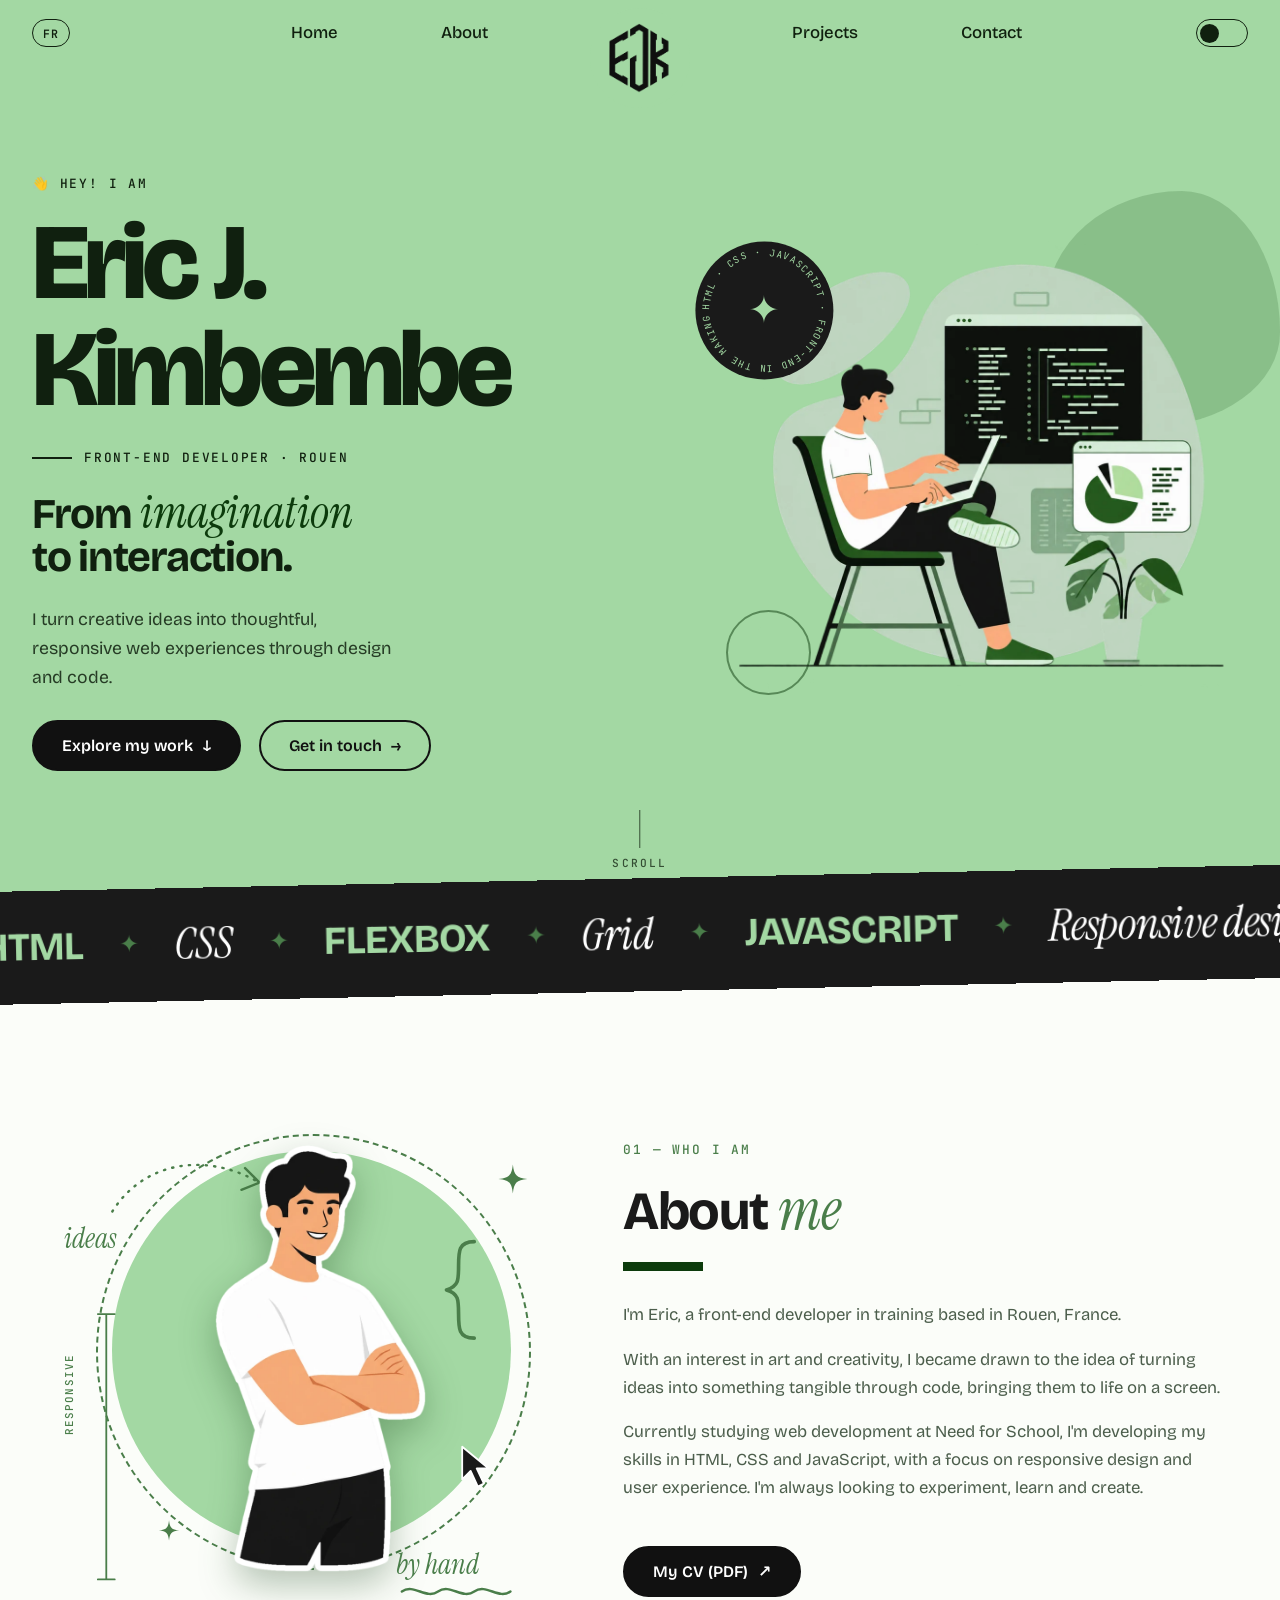
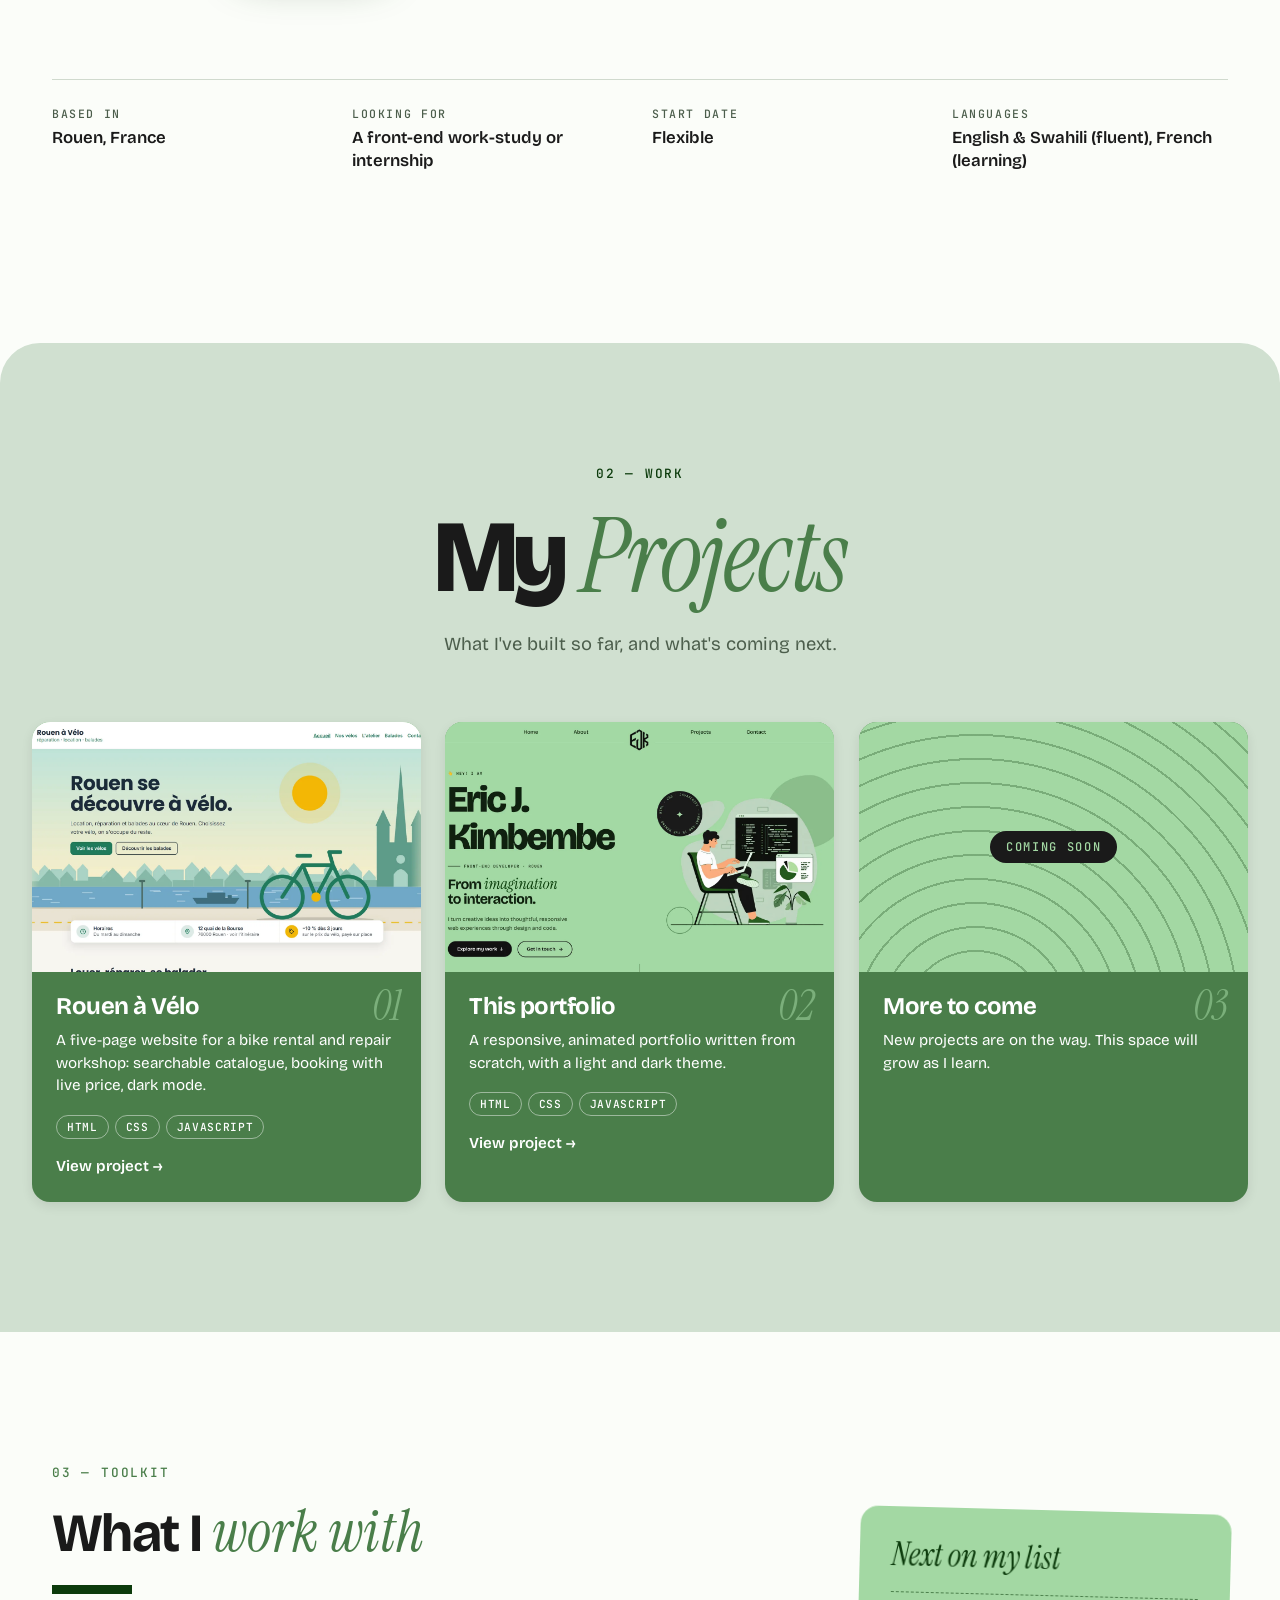
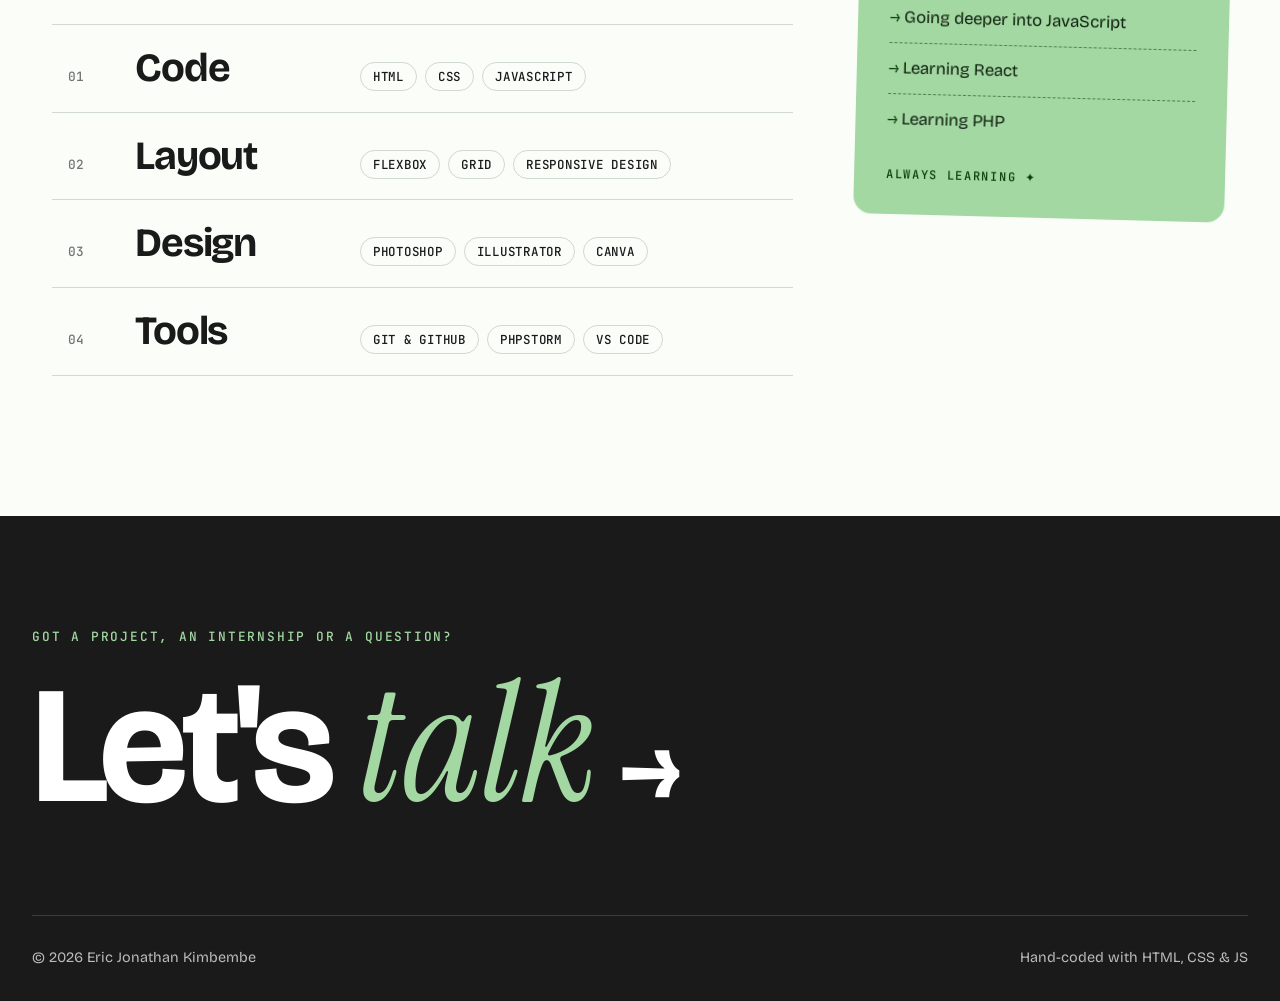
<file: index.html>
<!DOCTYPE html>
<html lang="en">
<head>
    <meta charset="UTF-8">
    <meta name="viewport" content="width=device-width, initial-scale=1">
    <title data-i18n="home.title">Eric J. Kimbembe — Front-end Developer</title>
    <meta name="description" data-i18n-content="home.description" content="Portfolio of Eric J. Kimbembe, aspiring front-end developer. Hand-coded with HTML, CSS and JavaScript.">
    <link rel="icon" href="images/favicon.png">
    <link rel="preconnect" href="https://fonts.googleapis.com">
    <link rel="preconnect" href="https://fonts.gstatic.com" crossorigin>
    <link href="https://fonts.googleapis.com/css2?family=Bricolage+Grotesque:opsz,wght@12..96,400..800&family=Instrument+Serif:ital@0;1&family=JetBrains+Mono:wght@400;500&display=swap" rel="stylesheet">
    <link rel="stylesheet" href="css/style.css">
    <script src="js/theme.js"></script>
</head>
<body id="top">
<div class="progress" aria-hidden="true"></div>

<header>
    <button class="theme-toggle" type="button" aria-label="Switch between light and dark theme" data-i18n-aria-label="a11y.theme">
        <span class="theme-toggle__dot"></span>
    </button>
    <button class="lang-toggle" type="button" lang="fr" aria-label="Version française">FR</button>
    <nav class="headl" aria-label="Main left" data-i18n-aria-label="a11y.navLeft">
        <a href="index.html" data-i18n="nav.home">Home</a>
        <a href="#about" data-i18n="nav.about">About</a>
    </nav>
    <a href="#top" class="logo" aria-label="Back to top" data-i18n-aria-label="a11y.top"><img src="images/logo.webp" alt="EJK"></a>
    <nav class="headr" aria-label="Main right" data-i18n-aria-label="a11y.navRight">
        <a href="#project" data-i18n="nav.projects">Projects</a>
        <a href="pages/contact.html">Contact</a>
    </nav>
    <button class="burger" type="button" aria-label="Menu" aria-expanded="false">
        <span></span><span></span>
    </button>
</header>

<!-- Full-screen menu (phones) -->
<nav class="mobile-menu" aria-label="Mobile" data-i18n-aria-label="a11y.navMobile">
    <a href="index.html"><small>01</small><span data-i18n="nav.home">Home</span></a>
    <a href="#about"><small>02</small><span data-i18n="nav.about">About</span></a>
    <a href="#project"><small>03</small><span data-i18n="nav.projects">Projects</span></a>
    <a href="#skills"><small>04</small><span data-i18n="nav.toolkit">Toolkit</span></a>
    <a href="pages/contact.html"><small>05</small>Contact</a>
</nav>

<main>
    <!-- ============ BANNER ============ -->
    <section id="banner">
        <div class="bantxt">
            <p class="eyebrow"><span class="wave" aria-hidden="true">👋</span> <span data-i18n="home.hello">Hey! I am</span></p>
            <h1>
                <span class="line"><span>Eric J.</span></span>
                <span class="line"><span>Kimbembe</span></span>
            </h1>
            <p class="role" data-i18n="home.role">Front-end developer · Rouen</p>
            <p class="tagline" data-i18n="home.tagline">From <em>imagination</em><br>to interaction.</p>
            <p class="lead" data-i18n="home.lead">I turn creative ideas into thoughtful, responsive web experiences through design and code.</p>
            <div class="buttons">
                <a href="#project" class="button1 magnetic" data-i18n="home.seeWork">Explore my work <span aria-hidden="true">↓</span></a>
                <a href="pages/contact.html" class="button1 button1--ghost magnetic" data-i18n="home.getInTouch">Get in touch <span aria-hidden="true">→</span></a>
            </div>
        </div>
        <div class="banimg">
            <span class="blob blob--1" data-depth="18"></span>
            <span class="blob blob--2" data-depth="-12"></span>
            <img src="images/ban.webp" alt="Illustration of a developer coding on a laptop" data-i18n-alt="home.bannerAlt" data-depth="8" width="1100" height="1000">
            <!-- Spinning text badge -->
            <svg class="badge" viewBox="0 0 200 200" aria-hidden="true" data-depth="-22">
                <defs><path id="circle" d="M100,100 m-78,0 a78,78 0 1,1 156,0 a78,78 0 1,1 -156,0"/></defs>
                <circle cx="100" cy="100" r="98"/>
                <text><textPath href="#circle">HTML · CSS · JAVASCRIPT · FRONT-END IN THE MAKING · </textPath></text>
                <text class="badge__star" x="100" y="118" text-anchor="middle">✦</text>
            </svg>
        </div>
        <a href="#about" class="scroll-hint" aria-label="Scroll to About" data-i18n-aria-label="home.scrollLabel"><span class="scroll-hint__line"></span><span data-i18n="home.scroll">Scroll</span></a>
    </section>

    <!-- ============ MARQUEE ============ -->
    <div class="marquee" aria-hidden="true">
        <div class="marquee__track">
            <span>HTML</span><i>✦</i><span class="alt">CSS</span><i>✦</i><span>Flexbox</span><i>✦</i><span class="alt">Grid</span><i>✦</i><span>JavaScript</span><i>✦</i><span class="alt">Responsive design</span><i>✦</i><span>Animation</span><i>✦</i>
            <span>HTML</span><i>✦</i><span class="alt">CSS</span><i>✦</i><span>Flexbox</span><i>✦</i><span class="alt">Grid</span><i>✦</i><span>JavaScript</span><i>✦</i><span class="alt">Responsive design</span><i>✦</i><span>Animation</span><i>✦</i>
        </div>
    </div>

    <!-- ============ ABOUT ============ -->
    <section id="about">
        <!-- The illustration is built in layers, each placed in % of a square:
             the mint disc and the turning ring are drawn in CSS (.about-art::before / ::after),
             the sketches are an SVG, the sticker is an image,
             and the two notes are real text so they can be translated. -->
        <figure class="about-art" data-reveal="left">
            <svg class="about-art__sketch" viewBox="20 100 820 820" aria-hidden="true">
                <g fill="none" stroke="currentColor" stroke-width="4" stroke-linecap="round" stroke-linejoin="round">
                    <g class="about-art__on-disc">  <!-- these marks touch the mint disc -->
                        <path d="M120 250 C 170 170, 270 150, 360 200" stroke-dasharray="2 12"/>  <!-- arrow from "ideas" to the head -->
                        <path d="M340 178 L 364 202 L 334 214"/>
                        <path d="M720 300 c -26 0 -26 16 -26 40 s 0 34 -20 40 c 20 6 20 16 20 40 s 0 40 26 40" stroke-width="6"/>  <!-- curly brace -->
                    </g>
                    <path d="M110 420 V 860 M96 420 H 124 M96 860 H 124" stroke-width="3"/>  <!-- measuring line -->
                    <path d="M600 880 c 20 -14 40 14 60 0 s 40 14 60 0 s 40 14 60 0"/>  <!-- squiggle under "by hand" -->
                </g>
                <path d="M700 640 l 0 54 l 14 -14 l 12 26 l 10 -5 l -12 -25 l 20 0 z" fill="#1A1A1A" stroke="#ffffff" stroke-width="3" stroke-linejoin="round"/>  <!-- mouse cursor -->
                <g fill="currentColor">  <!-- two stars -->
                    <path d="M784 172 c 2 18 6 22 24 24 c -18 2 -22 6 -24 24 c -2 -18 -6 -22 -24 -24 c 18 -2 22 -6 24 -24 z"/>
                    <path d="M214 762 c 1.4 12.6 4.2 15.4 16.8 16.8 c -12.6 1.4 -15.4 4.2 -16.8 16.8 c -1.4 -12.6 -4.2 -15.4 -16.8 -16.8 c 12.6 -1.4 15.4 -4.2 16.8 -16.8 z"/>
                </g>
            </svg>
            <img class="about-art__sticker" src="images/about-sticker.webp" alt="Illustration of Eric with his arms crossed, drawn as a sticker" data-i18n-alt="about.alt" width="480" height="970" loading="lazy" data-depth="10">
            <span class="about-art__note about-art__note--ideas" aria-hidden="true" data-depth="-8" data-i18n="about.noteIdeas">ideas</span>
            <span class="about-art__note about-art__note--hand" aria-hidden="true" data-depth="-8" data-i18n="about.noteHand">by hand</span>
            <span class="about-art__label" aria-hidden="true">Responsive</span>
        </figure>

        <div class="abtxt" data-reveal>
            <p class="eyebrow" data-i18n="about.eyebrow">01 — Who I am</p>
            <h2 class="h2aft" data-i18n="about.title">About <em>me</em></h2>
            <!-- to change this text, also update the French in js/lang.js (about.p1 to about.p3) -->
            <p data-i18n="about.p1">I'm Eric, a front-end developer in training based in Rouen, France.</p>
            <p data-i18n="about.p2">With an interest in art and creativity, I became drawn to the idea of turning ideas into something tangible through code, bringing them to life on a screen.</p>
            <p data-i18n="about.p3">Currently studying web development at Need for School, I'm developing my skills in HTML, CSS and JavaScript, with a focus on responsive design and user experience. I'm always looking to experiment, learn and create.</p>
            <!-- to update the CV: replace cv/eric-kimbembe-cv.pdf, keeping exactly the same name -->
            <a href="cv/eric-kimbembe-cv.pdf" class="button1 magnetic" data-i18n="btn.cv">My CV (PDF) <span aria-hidden="true">↗</span></a>
        </div>

        <!-- quick facts for recruiters (same look as the facts on the project pages) -->
        <dl class="facts" data-reveal>
            <div><dt data-i18n="about.factBased">Based in</dt><dd>Rouen, France</dd></div>
            <div><dt data-i18n="about.factLooking">Looking for</dt><dd data-i18n="about.factLookingValue">A front-end work-study or internship</dd></div>
            <div><dt data-i18n="about.factStart">Start date</dt><dd>Flexible</dd></div>
            <div><dt data-i18n="about.factLanguages">Languages</dt><dd data-i18n="about.factLanguagesValue">English &amp; Swahili (fluent), French (learning)</dd></div>
        </dl>
    </section>

    <!-- ============ PROJECTS ============ -->
    <section id="project">
        <p class="eyebrow" data-reveal data-i18n="projects.eyebrow">02 — Work</p>
        <h2 data-reveal data-i18n="projects.title">My <span>Projects</span></h2>
        <p class="intro" data-reveal data-i18n="projects.intro">What I've built so far, and what's coming next.</p>
        <div class="cards">
            <article class="card" data-reveal data-tilt>
                <div class="cover">
                    <img class="shot-light" src="images/projects/velo-home-light.webp" alt="Home page of the Rouen à Vélo website" data-i18n-alt="card.velo.alt" loading="lazy">
                    <img class="shot-dark" src="images/projects/velo-home-dark.webp" alt="Home page of the Rouen à Vélo website, dark mode" data-i18n-alt="card.velo.altDark" loading="lazy">
                </div>
                <div class="card__body">
                    <span class="card__num" aria-hidden="true">01</span>
                    <h3><a href="pages/rouen-a-velo.html" class="card__link">Rouen à Vélo</a></h3>
                    <p data-i18n="card.velo.text">A five-page website for a bike rental and repair workshop: searchable catalogue, booking with live price, dark mode.</p>
                    <p class="tags"><span>HTML</span><span>CSS</span><span>JavaScript</span></p>
                    <p class="card__more" data-i18n="card.more">View project <span aria-hidden="true">→</span></p>
                </div>
            </article>
            <article class="card" data-reveal data-tilt>
                <div class="cover">
                    <img class="shot-light" src="images/projects/portfolio-home-light.webp" alt="Home page of this portfolio" data-i18n-alt="card.portfolio.alt" loading="lazy">
                    <img class="shot-dark" src="images/projects/portfolio-home-dark.webp" alt="Home page of this portfolio, dark mode" data-i18n-alt="card.portfolio.altDark" loading="lazy">
                </div>
                <div class="card__body">
                    <span class="card__num" aria-hidden="true">02</span>
                    <h3><a href="pages/portfolio.html" class="card__link" data-i18n="card.portfolio.title">This portfolio</a></h3>
                    <p data-i18n="card.portfolio.text">A responsive, animated portfolio written from scratch, with a light and dark theme.</p>
                    <p class="tags"><span>HTML</span><span>CSS</span><span>JavaScript</span></p>
                    <p class="card__more" data-i18n="card.more">View project <span aria-hidden="true">→</span></p>
                </div>
            </article>
            <!-- placeholder for the next project: when it's ready, copy card 02 and change its text, images and link -->
            <article class="card" data-reveal data-tilt>
                <div class="cover cover--rings"><span class="cover__label" data-i18n="card.soon.label">Coming soon</span></div>
                <div class="card__body">
                    <span class="card__num" aria-hidden="true">03</span>
                    <h3 data-i18n="card.soon.title">More to come</h3>
                    <p data-i18n="card.soon.text">New projects are on the way. This space will grow as I learn.</p>
                </div>
            </article>
        </div>
    </section>

    <!-- ============ SKILLS ============ -->
    <section id="skills">
        <div>
            <p class="eyebrow" data-reveal data-i18n="skills.eyebrow">03 — Toolkit</p>
            <h2 class="h2aft" data-reveal data-i18n="skills.title">What I <em>work with</em></h2>
            <ul class="rows">
                <!-- each row is a group; the skills are the small pills (.rows__tags) -->
                <li data-reveal><span class="rows__num">01</span><strong>Code</strong>
                    <span class="rows__tags"><span>HTML</span><span>CSS</span><span>JavaScript</span></span></li>
                <li data-reveal><span class="rows__num">02</span><strong data-i18n="skills.layout">Layout</strong>
                    <span class="rows__tags"><span>Flexbox</span><span>Grid</span><span>Responsive design</span></span></li>
                <li data-reveal><span class="rows__num">03</span><strong>Design</strong>
                    <span class="rows__tags"><span>Photoshop</span><span>Illustrator</span><span>Canva</span></span></li>
                <li data-reveal><span class="rows__num">04</span><strong data-i18n="skills.tools">Tools</strong>
                    <span class="rows__tags"><span>Git &amp; GitHub</span><span>PhpStorm</span><span>VS Code</span></span></li>
            </ul>
        </div>
        <aside data-reveal="right">
            <h3 data-i18n="next.title">Next on my list</h3>
            <ul>
                <li data-i18n="next.js">Going deeper into JavaScript</li>
                <li data-i18n="next.react">Learning React</li>
                <li data-i18n="next.php">Learning PHP</li>
            </ul>
            <p class="aside__note" data-i18n="next.note">Always learning <span aria-hidden="true">✦</span></p>
        </aside>
    </section>
</main>

<a href="#top" class="to-top" aria-label="Back to top" data-i18n-aria-label="a11y.top">&uarr;</a>

<footer>
    <div class="cta">
        <p class="eyebrow" data-i18n="cta.question">Got a project, an internship or a question?</p>
        <a href="pages/contact.html" class="cta__link" data-i18n="cta.talk">Let's <em>talk</em> <span aria-hidden="true">→</span></a>
    </div>
    <div class="footrow">
        <p>© 2026 Eric Jonathan Kimbembe</p>
        <p data-i18n="footer.made">Hand-coded with HTML, CSS &amp; JS</p>
    </div>
</footer>

<script src="js/lang.js"></script>
<script src="js/main.js"></script>
</body>
</html>
</file>
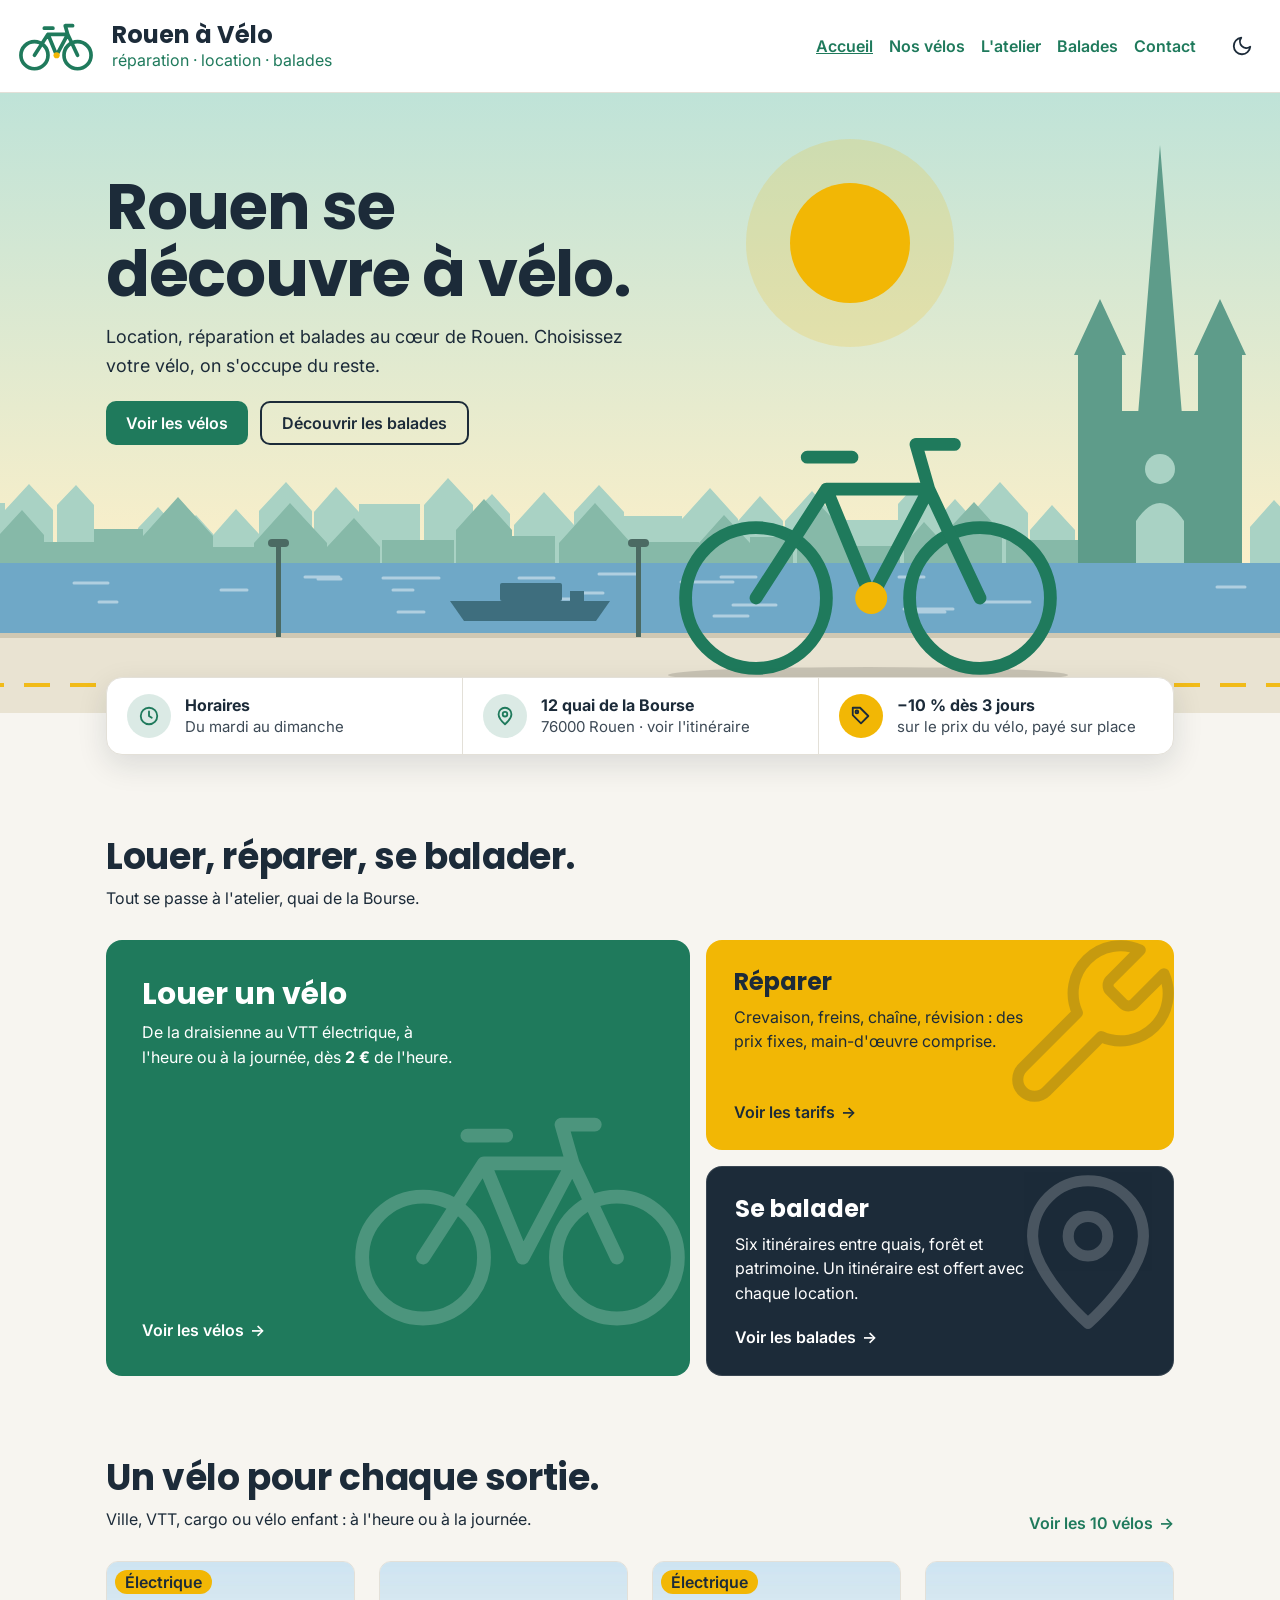
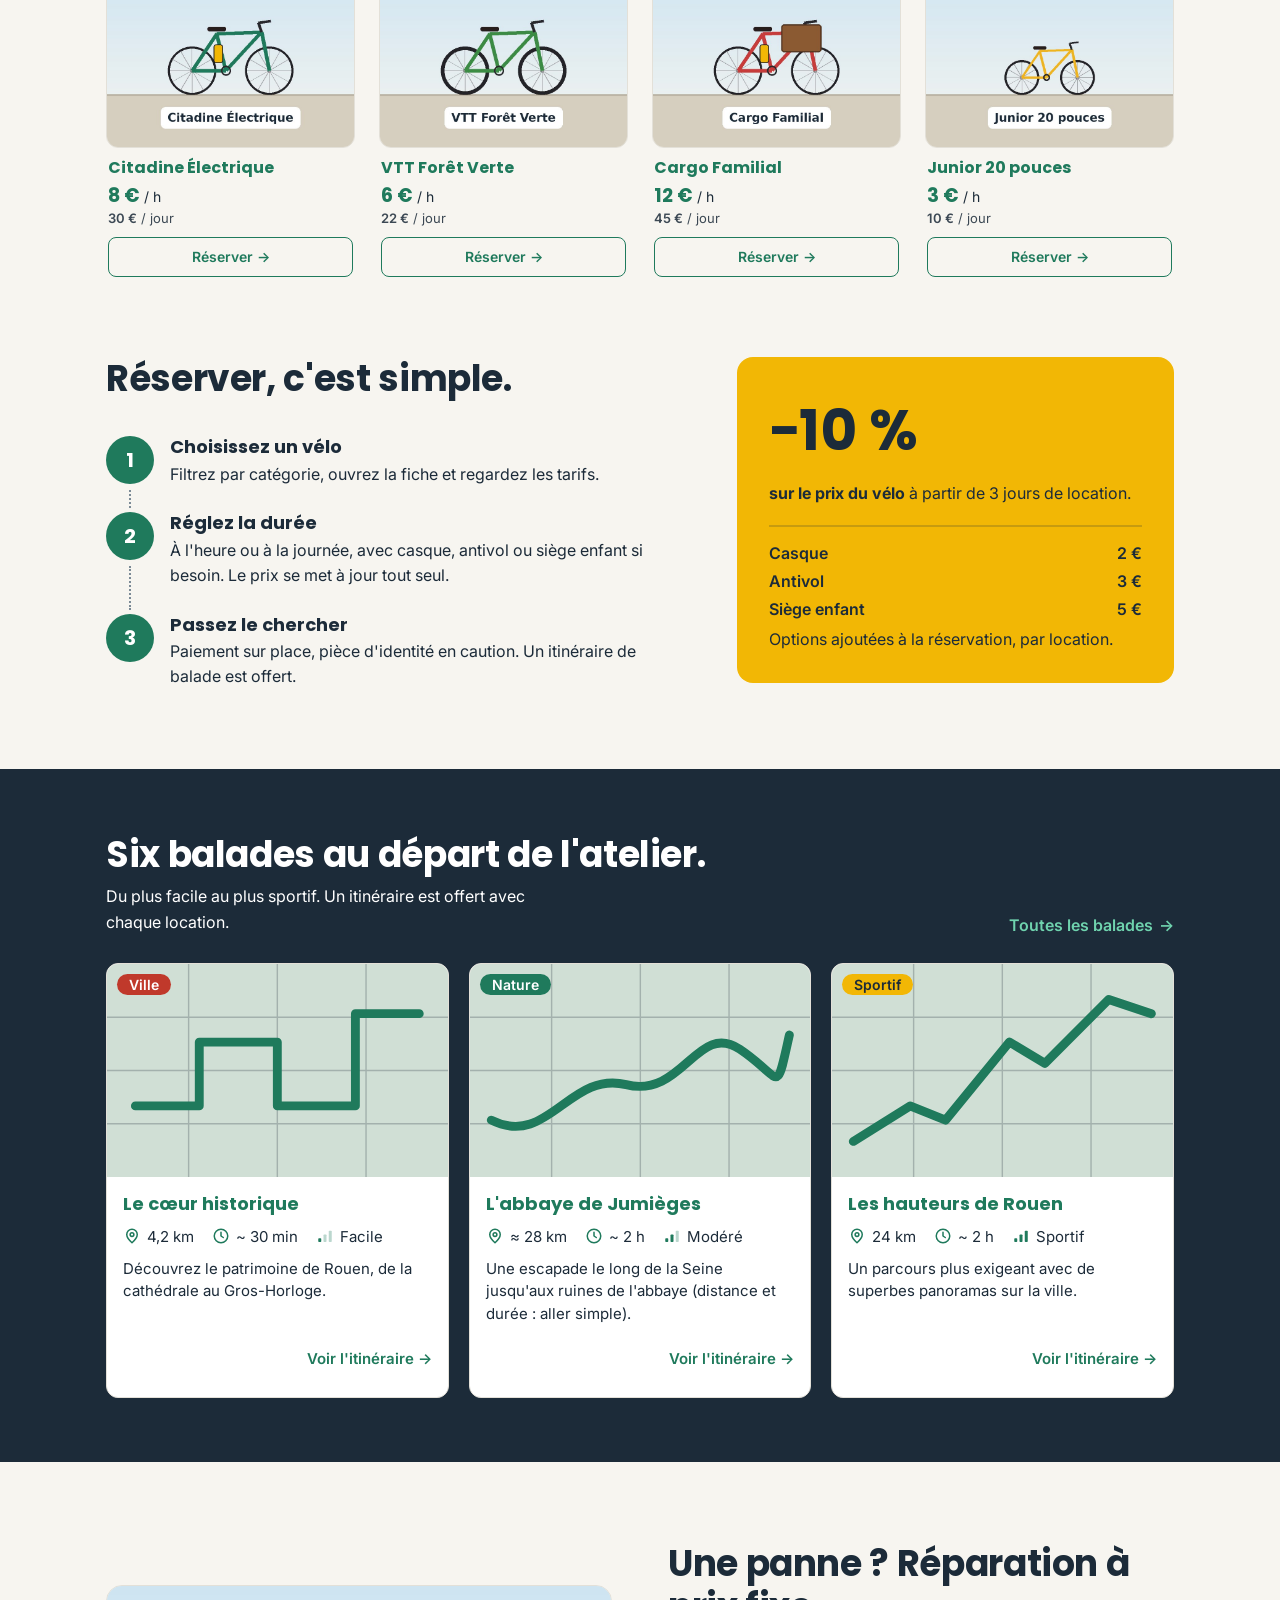
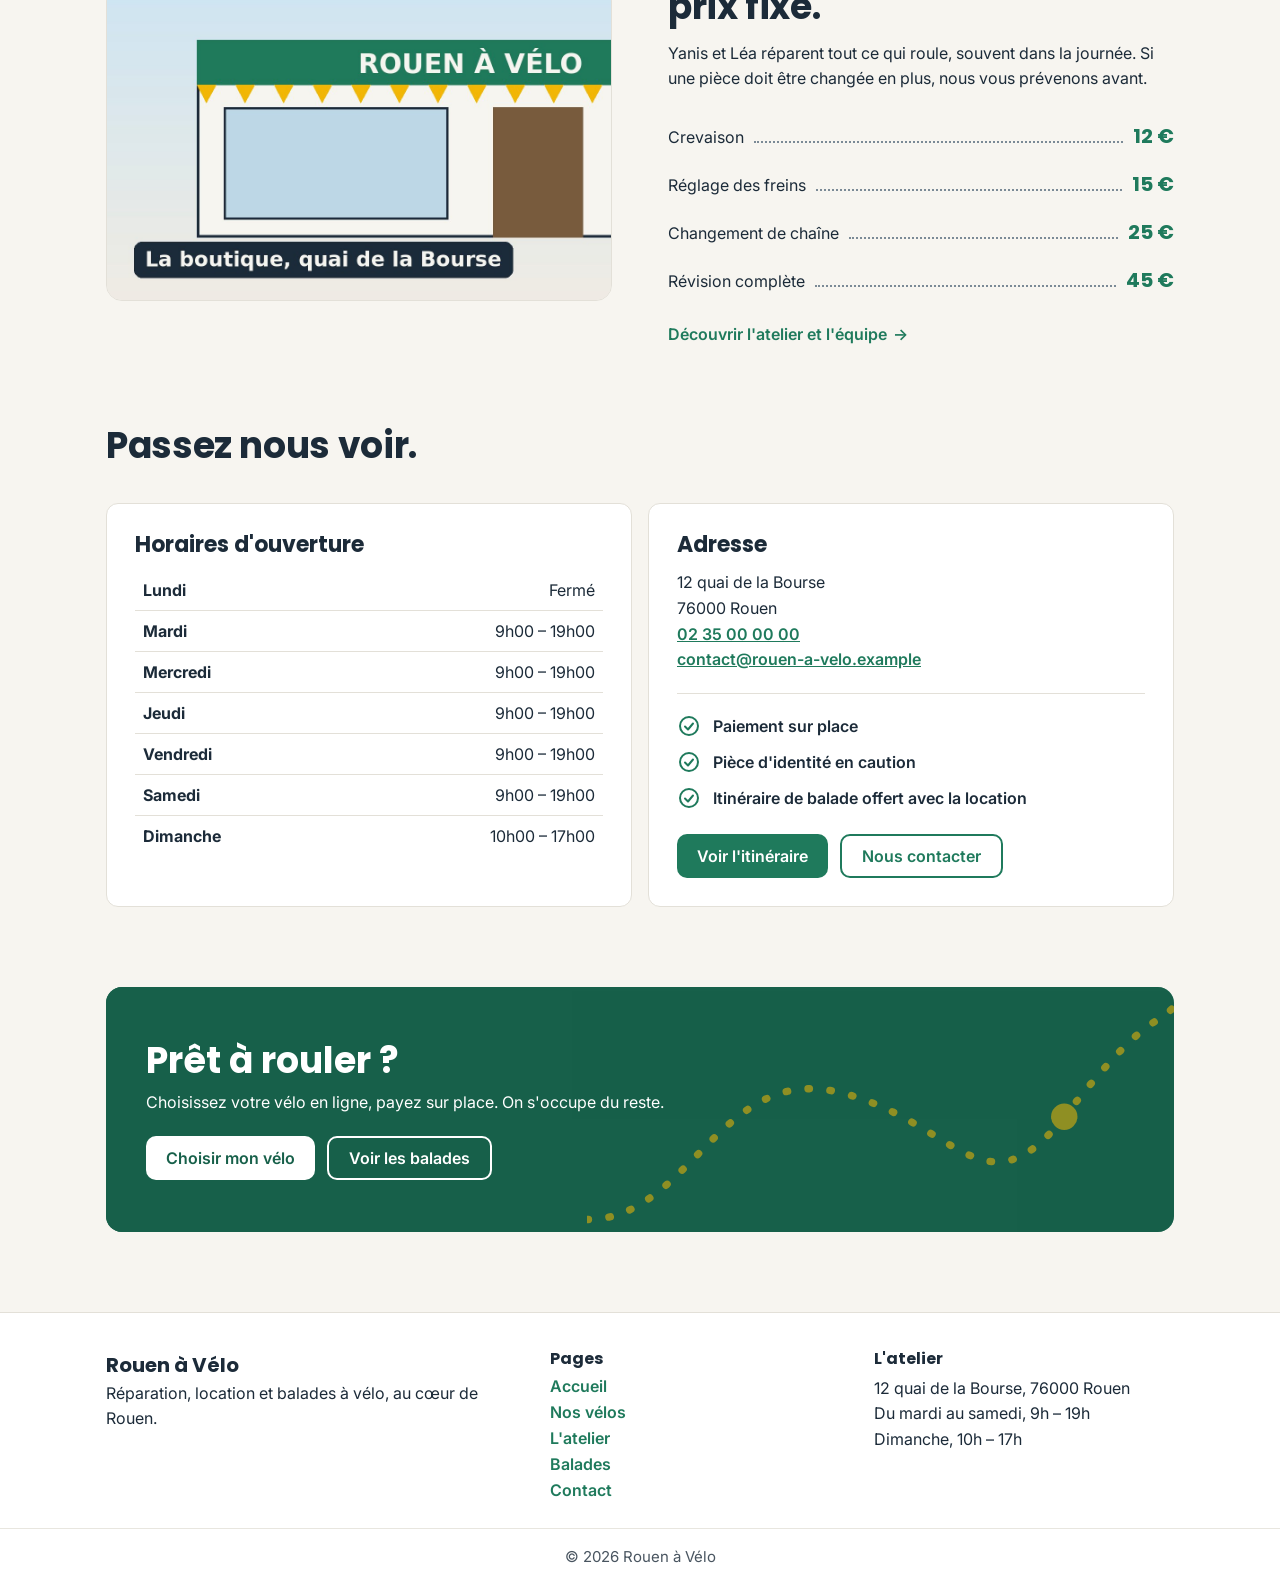
<file: projects/rouen-a-velo/index.html>
<!DOCTYPE html>
<html lang="fr">
<head>
    <meta charset="UTF-8">
    <meta name="viewport" content="width=device-width, initial-scale=1">
    <title>Rouen à Vélo</title>
    <!-- Font style -->
    <link rel="preconnect" href="https://fonts.googleapis.com">
    <link rel="preconnect" href="https://fonts.gstatic.com" crossorigin>
    <link href="https://fonts.googleapis.com/css2?family=Inter:wght@400;600&family=Poppins:wght@600;700&display=swap" rel="stylesheet">
    <!-- CSS -->
    <link rel="stylesheet" href="css/style.css">
    <link rel="stylesheet" href="css/home.css">
    <!-- JS -->
    <script src="js/theme-init.js"></script>
    <script src="js/main.js" defer></script>
</head>
<body>
<header class="site-header">
    <a class="logo" href="index.html">
        <!-- Velo SVG -->
        <svg class="rider" viewBox="0 0 130 110" width="80" height="68">
            <g fill="none" stroke="currentColor" stroke-width="6"
               stroke-linecap="round" stroke-linejoin="round">
                <circle cx="30" cy="70" r="22"/>
                <circle cx="100" cy="70" r="22"/>
                <path d="M30 70L52 36L84 36L100 70M52 36L66 70L84 36M46 26L60 26M84 36L80 22L92 22"/>
            </g>
            <circle cx="66" cy="70" r="5" fill="#F2B705"/>
        </svg>
        <span class="logo-text">
            <span class="logo-nom">Rouen à Vélo</span>
            <span class="logo-slogan">réparation · location · balades</span>
        </span>
    </a>
    <!-- Hamburger Button -->
    <button class="menu-toggle" id="menu-toggle" type="button">
        <span class="menu-icon">☰</span>
        <span>Menu</span>
    </button>
    <!-- Main navigation -->
    <nav class="site-nav" id="main-nav">
        <ul>
            <li><a href="index.html" class="current">Accueil</a></li>
            <li><a href="pages/velos.html">Nos vélos</a></li>
            <li><a href="pages/atelier.html">L'atelier</a></li>
            <li><a href="pages/balades.html">Balades</a></li>
            <li><a href="pages/contact.html">Contact</a></li>
        </ul>
    </nav>
    <!-- Dark mode button -->
    <button class="theme-toggle" id="theme-toggle" type="button" title="Mode clair / sombre">
        <!-- Moon icon -->
        <svg class="icon-moon" viewBox="0 0 24 24" fill="none" stroke="currentColor"
             stroke-width="2" stroke-linecap="round" stroke-linejoin="round">
            <path d="M21 12.8A9 9 0 1 1 11.2 3a7 7 0 0 0 9.8 9.8z"/>
        </svg>
        <!-- Sun icon -->
        <svg class="icon-sun" viewBox="0 0 24 24" fill="none" stroke="currentColor"
             stroke-width="2" stroke-linecap="round" stroke-linejoin="round">
            <circle cx="12" cy="12" r="4"/>
            <path d="M12 2v2M12 20v2M4.9 4.9l1.4 1.4M17.7 17.7l1.4 1.4M2 12h2M20 12h2M4.9 19.1l1.4-1.4M17.7 6.3l1.4-1.4"/>
        </svg>
    </button>
</header>
<main>
    <!-- The cool Banner -->
    <section class="home-hero">
        <div class="hero-ground"></div>
        <svg class="hero-scene" viewBox="0 0 1440 620" preserveAspectRatio="xMaxYMax slice">
          <g class="night" fill="#F7F5F0">
            <circle cx="683" cy="93" r="1.6"/><circle cx="1353" cy="40" r="1.2"/><circle cx="1117" cy="64" r="1.6"/><circle cx="1213" cy="45" r="2.0"/><circle cx="459" cy="35" r="1.2"/><circle cx="908" cy="230" r="1.2"/><circle cx="512" cy="62" r="2.0"/><circle cx="889" cy="46" r="2.0"/><circle cx="1311" cy="47" r="2.0"/><circle cx="1219" cy="219" r="1.2"/><circle cx="472" cy="39" r="2.0"/><circle cx="878" cy="89" r="2.0"/><circle cx="1167" cy="108" r="1.2"/><circle cx="1211" cy="112" r="1.6"/><circle cx="148" cy="46" r="2.0"/><circle cx="1413" cy="288" r="1.6"/><circle cx="1219" cy="248" r="1.6"/><circle cx="1095" cy="269" r="1.6"/><circle cx="939" cy="163" r="2.0"/><circle cx="169" cy="76" r="2.0"/><circle cx="876" cy="100" r="1.6"/><circle cx="883" cy="36" r="2.0"/><circle cx="1237" cy="270" r="2.0"/><circle cx="954" cy="51" r="1.2"/><circle cx="1380" cy="49" r="1.2"/><circle cx="1389" cy="193" r="1.2"/><circle cx="965" cy="197" r="1.2"/><circle cx="1271" cy="75" r="1.6"/><circle cx="608" cy="82" r="2.0"/><circle cx="820" cy="270" r="1.2"/><circle cx="842" cy="297" r="1.6"/><circle cx="1146" cy="158" r="2.0"/><circle cx="870" cy="199" r="2.0"/><circle cx="329" cy="58" r="1.2"/>
          </g>
          <g class="sun">
            <circle cx="1010" cy="150" r="104" fill="#F2B705" opacity=".18"/>
            <circle cx="1010" cy="150" r="60" fill="#F2B705"/>
          </g>
          <g class="moon">
            <circle cx="1010" cy="150" r="90" fill="#F7F5F0" opacity=".08"/>
            <path d="M1026 102A50 50 0 1 0 1054 178A40 40 0 1 1 1026 102Z" fill="#F7F5F0"/>
          </g>
          <path fill="var(--far)" d="M0 470V428L19 407L38 428V470ZM38 470V431L62 404L87 431V470ZM87 470V416L106 395L125 416V470ZM127 470V410H165V470ZM165 470V417L189 391L213 417V470ZM217 470V412L236 392L254 412V470ZM254 470V438H294V470ZM298 470V435L318 414L337 435V470ZM337 470V442L356 422L374 442V470ZM374 470V441L396 416L419 441V470ZM419 470V418L446 389L472 418V470ZM474 470V419L496 394L519 419V470ZM519 470V411H580V470ZM584 470V412L608 385L633 412V470ZM633 470V421L652 401L670 421V470ZM674 470V432L704 399L734 432V470ZM734 470V419L759 392L784 419V470ZM784 470V423H842V470ZM842 470V426L870 395L898 426V470ZM898 470V428L920 403L943 428V470ZM945 470V428L972 398L999 428V470ZM999 470V427H1058V470ZM1058 470V411L1078 389L1098 411V470ZM1098 470V425L1115 406L1132 425V470ZM1132 470V420L1160 389L1188 420V470ZM1190 470V437L1212 412L1235 437V470ZM1410 470V434L1434 407L1459 434V470Z"/>
          <path fill="var(--near)" d="M0 470V439H40V470ZM42 470V451H87V470ZM87 470V449L122 410L157 449V470ZM159 470V442L182 417L204 442V470ZM204 470V449H254V470ZM254 470V436H303V470ZM303 470V443L338 404L373 443V470ZM373 470V454H414V470ZM414 470V450L450 410L487 450V470ZM487 470V454L514 425L540 454V470ZM542 470V447H614V470ZM616 470V437L644 406L672 437V470ZM672 470V443H715V470ZM719 470V450L755 410L791 450V470ZM791 470V449H859V470ZM859 470V450L884 422L910 450V470ZM910 470V444H953V470ZM957 470V437L980 412L1003 437V470ZM1003 470V453H1060V470ZM1064 470V452L1084 429L1105 452V470ZM1105 470V440L1134 409L1162 440V470ZM1166 470V447H1238V470Z"/>
          <path fill="var(--cathedral)" d="M1238 470V338L1280 318H1360L1402 338V470ZM1238 338V262H1282V338ZM1234 262L1260 206L1286 262ZM1358 338V262H1402V338ZM1354 262L1380 206L1406 262ZM1298 322L1320 52L1342 322Z"/>
          <path fill="var(--far)" d="M1296 470V428Q1320 392 1344 428V470Z"/>
          <circle fill="var(--far)" cx="1320" cy="376" r="15"/>
          <g class="night-lights" fill="#F2B705"><rect x="1258" y="288" width="10" height="16" rx="5"/><rect x="1372" y="288" width="10" height="16" rx="5"/><rect x="1258" y="314" width="10" height="16" rx="5"/><rect x="1372" y="314" width="10" height="16" rx="5"/><rect x="1308" y="346" width="10" height="16" rx="5"/><rect x="1324" y="346" width="10" height="16" rx="5"/><rect x="1262" y="400" width="10" height="16" rx="5"/><rect x="1366" y="400" width="10" height="16" rx="5"/><rect x="1175" y="450" width="7" height="10" rx="1"/><rect x="946" y="452" width="7" height="10" rx="1"/><rect x="883" y="453" width="7" height="10" rx="1"/><rect x="833" y="442" width="7" height="10" rx="1"/><rect x="677" y="454" width="7" height="10" rx="1"/><rect x="522" y="443" width="7" height="10" rx="1"/><rect x="179" y="450" width="7" height="10" rx="1"/><rect x="650" y="453" width="7" height="10" rx="1"/><rect x="346" y="436" width="7" height="10" rx="1"/><rect x="779" y="452" width="7" height="10" rx="1"/><rect x="548" y="452" width="7" height="10" rx="1"/><rect x="987" y="449" width="7" height="10" rx="1"/><rect x="222" y="444" width="7" height="10" rx="1"/><rect x="1027" y="451" width="7" height="10" rx="1"/></g>
          <rect y="470" width="1440" height="70" fill="var(--water)"/>
          <path d="M1377 494h28M893 512h43M704 506h30M740 500h23M759 481h39M1144 509h46M47 504h39M1069 519h36M1059 484h25M478 486h23M553 497h20M381 497h26M874 523h34M841 489h52M1064 516h49M679 485h35M127 524h29M881 484h35M44 520h23M543 485h56M465 484h34M259 509h18M704 515h44M558 519h26M98 513h33M234 490h34" stroke="var(--ripple)" stroke-width="3" stroke-linecap="round" opacity=".45"/>
          <g fill="var(--barge)">
            <path d="M610 508H770L756 528H624Z"/>
            <rect x="660" y="490" width="62" height="18" rx="2"/>
            <rect x="730" y="498" width="14" height="10"/>
          </g>
          <rect y="540" width="1440" height="80" fill="var(--quay)"/>
          <rect y="540" width="1440" height="5" fill="var(--quay-edge)"/>
          <path d="M0 592H1440" stroke="#F2B705" stroke-width="4" stroke-dasharray="26 20" opacity=".9"/>
          <g fill="var(--lamp)">
            <rect x="436" y="452" width="5" height="92"/><rect x="428" y="446" width="21" height="8" rx="4"/>
            <rect x="796" y="452" width="5" height="92"/><rect x="788" y="446" width="21" height="8" rx="4"/>
          </g>
          <g class="night-lights" fill="#F2B705">
            <circle cx="438" cy="450" r="9" opacity=".9"/><circle cx="798" cy="450" r="9" opacity=".9"/>
          </g>
          <ellipse cx="1028" cy="582" rx="200" ry="8" fill="#000" opacity=".14"/>
          <g>
            <g transform="translate(820 281) scale(3.2)" fill="none" stroke="var(--bike)" stroke-width="4" stroke-linecap="round" stroke-linejoin="round">
              <g><circle cx="30" cy="70" r="22"/></g>
              <g><circle cx="100" cy="70" r="22"/></g>
              <path d="M30 70L52 36L84 36L100 70M52 36L66 70L84 36M46 26L60 26M84 36L80 22L92 22"/>
              <circle cx="66" cy="70" r="5" fill="#F2B705" stroke="none"/>
            </g>
          </g>
        </svg>
        <div class="hero-copy">
            <h1>Rouen se découvre à vélo.</h1>
            <p>Location, réparation et balades au cœur de Rouen. Choisissez votre vélo, on s'occupe du reste.</p>
            <div class="hero-actions">
                <a class="btn" href="pages/velos.html">Voir les vélos</a>
                <a class="btn-outline" href="pages/balades.html">Découvrir les balades</a>
            </div>
        </div>
    </section>
    <!-- Quick Facts -->
    <div class="wrap">
        <ul class="strip">
            <li>
                <span class="strip-icon"><svg viewBox="0 0 24 24" fill="none" stroke="currentColor" stroke-width="2" stroke-linecap="round" stroke-linejoin="round"><circle cx="12" cy="12" r="9"/><path d="M12 7v5l3 2"/></svg></span>
                <div class="strip-text"><strong>Horaires</strong><span>Du mardi au dimanche</span></div>
            </li>
            <li>
                <a href="https://www.google.com/maps/search/?api=1&amp;query=12+Quai+de+la+Bourse+76000+Rouen" target="_blank" rel="noopener">
                    <span class="strip-icon"><svg viewBox="0 0 24 24" fill="none" stroke="currentColor" stroke-width="2" stroke-linecap="round" stroke-linejoin="round"><path d="M12 21s7-6.2 7-11a7 7 0 1 0-14 0c0 4.8 7 11 7 11z"/><circle cx="12" cy="10" r="2.5"/></svg></span>
                    <div class="strip-text"><strong>12 quai de la Bourse</strong><span>76000 Rouen · voir l'itinéraire</span></div>
                </a>
            </li>
            <li class="strip-promo">
                <span class="strip-icon"><svg viewBox="0 0 24 24" fill="none" stroke="currentColor" stroke-width="2" stroke-linecap="round" stroke-linejoin="round"><path d="M20 12l-8 8-9-9V3h8z"/><circle cx="7.5" cy="7.5" r="1.5"/></svg></span>
                <div class="strip-text"><strong>−10 % dès 3 jours</strong><span>sur le prix du vélo, payé sur place</span></div>
            </li>
        </ul>
    </div>
    <!-- Three Ways to Ride -->
    <section class="home-section wrap">
        <div class="section-head">
            <div>
                <h2>Louer, réparer, se balader.</h2>
                <p>Tout se passe à l'atelier, quai de la Bourse.</p>
            </div>
        </div>
        <div class="bento">
            <a class="tile tile-rent" href="pages/velos.html">
                <svg class="tile-art" viewBox="0 0 130 110" fill="none" stroke="currentColor" stroke-width="5" stroke-linecap="round" stroke-linejoin="round">
                    <circle cx="30" cy="70" r="22"/><circle cx="100" cy="70" r="22"/>
                    <path d="M30 70L52 36L84 36L100 70M52 36L66 70L84 36M46 26L60 26M84 36L80 22L92 22"/>
                </svg>
                <h3>Louer un vélo</h3>
                <p>De la draisienne au VTT électrique, à l'heure ou à la journée, dès <strong>2&nbsp;€</strong> de l'heure.</p>
                <span class="more">Voir les vélos</span>
            </a>
            <a class="tile tile-repair" href="pages/atelier.html#services">
                <svg class="tile-art" viewBox="0 0 24 24" fill="none" stroke="currentColor" stroke-width="1.4" stroke-linecap="round" stroke-linejoin="round">
                    <path d="M14.7 6.3a1 1 0 0 0 0 1.4l1.6 1.6a1 1 0 0 0 1.4 0l3.77-3.77a6 6 0 0 1-7.94 7.94l-6.91 6.91a2.12 2.12 0 0 1-3-3l6.91-6.91a6 6 0 0 1 7.94-7.94l-3.76 3.76z"/>
                </svg>
                <h3>Réparer</h3>
                <p>Crevaison, freins, chaîne, révision : des prix fixes, main-d'œuvre comprise.</p>
                <span class="more">Voir les tarifs</span>
            </a>
            <a class="tile tile-ride" href="pages/balades.html">
                <svg class="tile-art" viewBox="0 0 24 24" fill="none" stroke="currentColor" stroke-width="1.4" stroke-linecap="round" stroke-linejoin="round">
                    <path d="M12 21s7-6.2 7-11a7 7 0 1 0-14 0c0 4.8 7 11 7 11z"/><circle cx="12" cy="10" r="2.5"/>
                </svg>
                <h3>Se balader</h3>
                <p>Six itinéraires entre quais, forêt et patrimoine. Un itinéraire est offert avec chaque location.</p>
                <span class="more">Voir les balades</span>
            </a>
        </div>
    </section>
    <!-- Bikes Catalogue -->
    <section class="home-section wrap">
        <div class="section-head">
            <div>
                <h2>Un vélo pour chaque sortie.</h2>
                <p>Ville, VTT, cargo ou vélo enfant : à l'heure ou à la journée.</p>
            </div>
            <a class="more" href="pages/velos.html">Voir les 10 vélos</a>
        </div>
        <ul class="bike-grid home-bikes">
            <li class="bike-card">
                <div class="bike-media">
                    <img class="bike-photo" src="images/velos/citadine-electrique.jpg" alt="Citadine Électrique" width="800" height="600" loading="lazy">
                    <div class="badges"><span class="badge badge-electric">Électrique</span></div>
                </div>
                <div class="bike-body">
                    <h3 class="bike-name">Citadine Électrique</h3>
                    <p class="bike-price"><strong class="price-hour">8&nbsp;€</strong> / h<span class="price-alt"><span class="price-day">30&nbsp;€</span> / jour</span></p>
                    <a class="bike-book" href="pages/velos.html?bike=2">Réserver →</a>
                </div>
            </li>
            <li class="bike-card">
                <div class="bike-media">
                    <img class="bike-photo" src="images/velos/vtt-foret-verte.jpg" alt="VTT Forêt Verte" width="800" height="600" loading="lazy">
                    <div class="badges"></div>
                </div>
                <div class="bike-body">
                    <h3 class="bike-name">VTT Forêt Verte</h3>
                    <p class="bike-price"><strong class="price-hour">6&nbsp;€</strong> / h<span class="price-alt"><span class="price-day">22&nbsp;€</span> / jour</span></p>
                    <a class="bike-book" href="pages/velos.html?bike=4">Réserver →</a>
                </div>
            </li>
            <li class="bike-card">
                <div class="bike-media">
                    <img class="bike-photo" src="images/velos/cargo-familial.jpg" alt="Cargo Familial" width="800" height="600" loading="lazy">
                    <div class="badges"><span class="badge badge-electric">Électrique</span></div>
                </div>
                <div class="bike-body">
                    <h3 class="bike-name">Cargo Familial</h3>
                    <p class="bike-price"><strong class="price-hour">12&nbsp;€</strong> / h<span class="price-alt"><span class="price-day">45&nbsp;€</span> / jour</span></p>
                    <a class="bike-book" href="pages/velos.html?bike=6">Réserver →</a>
                </div>
            </li>
            <li class="bike-card">
                <div class="bike-media">
                    <img class="bike-photo" src="images/velos/junior-20.jpg" alt="Junior 20 pouces" width="800" height="600" loading="lazy">
                    <div class="badges"></div>
                </div>
                <div class="bike-body">
                    <h3 class="bike-name">Junior 20 pouces</h3>
                    <p class="bike-price"><strong class="price-hour">3&nbsp;€</strong> / h<span class="price-alt"><span class="price-day">10&nbsp;€</span> / jour</span></p>
                    <a class="bike-book" href="pages/velos.html?bike=7">Réserver →</a>
                </div>
            </li>
        </ul>
    </section>
    <!-- To Book -->
    <section class="home-section wrap">
        <div class="how">
            <div>
                <div class="section-head"><h2>Réserver, c'est simple.</h2></div>
                <ol class="steps">
                    <li>
                        <div>
                            <h3>Choisissez un vélo</h3>
                            <p>Filtrez par catégorie, ouvrez la fiche et regardez les tarifs.</p>
                        </div>
                    </li>
                    <li>
                        <div>
                            <h3>Réglez la durée</h3>
                            <p>À l'heure ou à la journée, avec casque, antivol ou siège enfant si besoin. Le prix se met à jour tout seul.</p>
                        </div>
                    </li>
                    <li>
                        <div>
                            <h3>Passez le chercher</h3>
                            <p>Paiement sur place, pièce d'identité en caution. Un itinéraire de balade est offert.</p>
                        </div>
                    </li>
                </ol>
            </div>
            <div class="offer">
                <p class="offer-big">−10 %</p>
                <p><strong>sur le prix du vélo</strong> à partir de 3 jours de location.</p>
                <ul>
                    <li><span>Casque</span><span>2 €</span></li>
                    <li><span>Antivol</span><span>3 €</span></li>
                    <li><span>Siège enfant</span><span>5 €</span></li>
                </ul>
                <p>Options ajoutées à la réservation, par location.</p>
            </div>
        </div>
    </section>
    <!-- Routes -->
    <section class="band">
        <div class="wrap">
            <div class="section-head">
                <div>
                    <h2>Six balades au départ de l'atelier.</h2>
                    <p>Du plus facile au plus sportif. Un itinéraire est offert avec chaque location.</p>
                </div>
                <a class="more" href="pages/balades.html">Toutes les balades</a>
            </div>
            <ul class="home-routes">
                <li class="route-card">
                    <div class="route-media route-media-map">
                        <svg class="map-drawing" viewBox="0 0 100 60" preserveAspectRatio="xMidYMid slice">
                            <path d="M0 15H100M0 30H100M0 45H100M25 0V60M50 0V60M75 0V60" stroke="currentColor" stroke-width=".4" opacity=".25"/>
                            <path d="M10 40 L28 40 L28 22 L50 22 L50 40 L72 40 L72 14 L90 14" fill="none" stroke="var(--links)" stroke-width="2.5" stroke-linecap="round" stroke-linejoin="round"/>
                        </svg>
                        <span class="route-badge route-badge-ville">Ville</span>
                    </div>
                    <div class="route-info">
                        <h3>Le cœur historique</h3>
                        <ul class="meta">
                            <li><svg viewBox="0 0 24 24" fill="none" stroke="currentColor" stroke-width="2" stroke-linecap="round" stroke-linejoin="round"><path d="M12 21s7-6.2 7-11a7 7 0 1 0-14 0c0 4.8 7 11 7 11z"/><circle cx="12" cy="10" r="2.5"/></svg>4,2 km</li>
                            <li><svg viewBox="0 0 24 24" fill="none" stroke="currentColor" stroke-width="2" stroke-linecap="round" stroke-linejoin="round"><circle cx="12" cy="12" r="9"/><path d="M12 7v5l3 2"/></svg>~ 30 min</li>
                            <li><svg viewBox="0 0 24 24"><rect x="3" y="15" width="4" height="5" rx="1" fill="currentColor"/><rect x="10" y="10" width="4" height="10" rx="1" opacity=".3" fill="currentColor"/><rect x="17" y="5" width="4" height="15" rx="1" opacity=".3" fill="currentColor"/></svg>Facile</li>
                        </ul>
                        <p>Découvrez le patrimoine de Rouen, de la cathédrale au Gros-Horloge.</p>
                        <a class="route-link" href="pages/balades.html#coeur">Voir l'itinéraire →</a>
                    </div>
                </li>
                <li class="route-card">
                    <div class="route-media route-media-map">
                        <svg class="map-drawing" viewBox="0 0 100 60" preserveAspectRatio="xMidYMid slice">
                            <path d="M0 15H100M0 30H100M0 45H100M25 0V60M50 0V60M75 0V60" stroke="currentColor" stroke-width=".4" opacity=".25"/>
                            <path d="M8 44 C24 52 30 30 46 34 S66 16 78 24 S88 38 92 20" fill="none" stroke="var(--links)" stroke-width="2.5" stroke-linecap="round" stroke-linejoin="round"/>
                        </svg>
                        <span class="route-badge route-badge-nature">Nature</span>
                    </div>
                    <div class="route-info">
                        <h3>L'abbaye de Jumièges</h3>
                        <ul class="meta">
                            <li><svg viewBox="0 0 24 24" fill="none" stroke="currentColor" stroke-width="2" stroke-linecap="round" stroke-linejoin="round"><path d="M12 21s7-6.2 7-11a7 7 0 1 0-14 0c0 4.8 7 11 7 11z"/><circle cx="12" cy="10" r="2.5"/></svg>≈ 28 km</li>
                            <li><svg viewBox="0 0 24 24" fill="none" stroke="currentColor" stroke-width="2" stroke-linecap="round" stroke-linejoin="round"><circle cx="12" cy="12" r="9"/><path d="M12 7v5l3 2"/></svg>~ 2 h</li>
                            <li><svg viewBox="0 0 24 24"><rect x="3" y="15" width="4" height="5" rx="1" fill="currentColor"/><rect x="10" y="10" width="4" height="10" rx="1" fill="currentColor"/><rect x="17" y="5" width="4" height="15" rx="1" opacity=".3" fill="currentColor"/></svg>Modéré</li>
                        </ul>
                        <p>Une escapade le long de la Seine jusqu'aux ruines de l'abbaye (distance et durée : aller simple).</p>
                        <a class="route-link" href="pages/balades.html#jumieges">Voir l'itinéraire →</a>
                    </div>
                </li>
                <li class="route-card">
                    <div class="route-media route-media-map">
                        <svg class="map-drawing" viewBox="0 0 100 60" preserveAspectRatio="xMidYMid slice">
                            <path d="M0 15H100M0 30H100M0 45H100M25 0V60M50 0V60M75 0V60" stroke="currentColor" stroke-width=".4" opacity=".25"/>
                            <path d="M8 50 L24 40 L34 44 L52 22 L62 28 L80 10 L92 14" fill="none" stroke="var(--links)" stroke-width="2.5" stroke-linecap="round" stroke-linejoin="round"/>
                        </svg>
                        <span class="route-badge route-badge-sportif">Sportif</span>
                    </div>
                    <div class="route-info">
                        <h3>Les hauteurs de Rouen</h3>
                        <ul class="meta">
                            <li><svg viewBox="0 0 24 24" fill="none" stroke="currentColor" stroke-width="2" stroke-linecap="round" stroke-linejoin="round"><path d="M12 21s7-6.2 7-11a7 7 0 1 0-14 0c0 4.8 7 11 7 11z"/><circle cx="12" cy="10" r="2.5"/></svg>24 km</li>
                            <li><svg viewBox="0 0 24 24" fill="none" stroke="currentColor" stroke-width="2" stroke-linecap="round" stroke-linejoin="round"><circle cx="12" cy="12" r="9"/><path d="M12 7v5l3 2"/></svg>~ 2 h</li>
                            <li><svg viewBox="0 0 24 24"><rect x="3" y="15" width="4" height="5" rx="1" fill="currentColor"/><rect x="10" y="10" width="4" height="10" rx="1" fill="currentColor"/><rect x="17" y="5" width="4" height="15" rx="1" fill="currentColor"/></svg>Sportif</li>
                        </ul>
                        <p>Un parcours plus exigeant avec de superbes panoramas sur la ville.</p>
                        <a class="route-link" href="pages/balades.html#hauteurs">Voir l'itinéraire →</a>
                    </div>
                </li>
            </ul>
        </div>
    </section>
    <!-- The WorkShop -->
    <section class="home-section wrap">
        <div class="workshop">
            <img class="workshop-photo" src="images/atelier/boutique.jpg" alt="La boutique Rouen à Vélo, quai de la Bourse" width="800" height="600">
            <div>
                <h2>Une panne ? Réparation à prix fixe.</h2>
                <p>Yanis et Léa réparent tout ce qui roule, souvent dans la journée. Si une pièce doit être changée en plus, nous vous prévenons avant.</p>
                <ul class="price-board">
                    <li><span>Crevaison</span><i class="leader"></i><strong>12 €</strong></li>
                    <li><span>Réglage des freins</span><i class="leader"></i><strong>15 €</strong></li>
                    <li><span>Changement de chaîne</span><i class="leader"></i><strong>25 €</strong></li>
                    <li><span>Révision complète</span><i class="leader"></i><strong>45 €</strong></li>
                </ul>
                <a class="more" href="pages/atelier.html">Découvrir l'atelier et l'équipe</a>
            </div>
        </div>
    </section>
    <!-- Hours and Address -->
    <section class="home-section wrap">
        <div class="section-head"><h2>Passez nous voir.</h2></div>
        <div class="visit">
            <div class="card">
                <h3>Horaires d'ouverture</h3>
                <table class="hours">
                    <tbody>
                        <tr><th scope="row">Lundi</th><td>Fermé</td></tr>
                        <tr><th scope="row">Mardi</th><td>9h00 – 19h00</td></tr>
                        <tr><th scope="row">Mercredi</th><td>9h00 – 19h00</td></tr>
                        <tr><th scope="row">Jeudi</th><td>9h00 – 19h00</td></tr>
                        <tr><th scope="row">Vendredi</th><td>9h00 – 19h00</td></tr>
                        <tr><th scope="row">Samedi</th><td>9h00 – 19h00</td></tr>
                        <tr><th scope="row">Dimanche</th><td>10h00 – 17h00</td></tr>
                    </tbody>
                </table>
            </div>
            <div class="card">
                <h3>Adresse</h3>
                <address class="address">
                    12 quai de la Bourse<br>
                    76000 Rouen<br>
                    <a href="tel:+33235000000">02 35 00 00 00</a><br>
                    <a href="mailto:contact@rouen-a-velo.example">contact@rouen-a-velo.example</a>
                </address>
                <ul class="perks">
                    <li><svg class="icon" viewBox="0 0 24 24" fill="none" stroke="currentColor" stroke-width="2" stroke-linecap="round" stroke-linejoin="round"><circle cx="12" cy="12" r="9"/><path d="M8 12.5l3 3 5-6"/></svg><span>Paiement sur place</span></li>
                    <li><svg class="icon" viewBox="0 0 24 24" fill="none" stroke="currentColor" stroke-width="2" stroke-linecap="round" stroke-linejoin="round"><circle cx="12" cy="12" r="9"/><path d="M8 12.5l3 3 5-6"/></svg><span>Pièce d'identité en caution</span></li>
                    <li><svg class="icon" viewBox="0 0 24 24" fill="none" stroke="currentColor" stroke-width="2" stroke-linecap="round" stroke-linejoin="round"><circle cx="12" cy="12" r="9"/><path d="M8 12.5l3 3 5-6"/></svg><span>Itinéraire de balade offert avec la location</span></li>
                </ul>
                <div class="hero-actions">
                    <a class="btn" href="https://www.google.com/maps/search/?api=1&amp;query=12+Quai+de+la+Bourse+76000+Rouen"
                       target="_blank" rel="noopener">Voir l'itinéraire</a>
                    <a class="btn-outline" href="pages/contact.html">Nous contacter</a>
                </div>
            </div>
        </div>
    </section>
    <section class="home-section home-cta wrap">
        <div class="cta cta-big">
            <svg class="cta-route" viewBox="0 0 400 200" preserveAspectRatio="xMaxYMid slice">
                <path d="M0 175C70 175 90 70 170 88S270 175 325 105S385 45 400 30" fill="none" stroke="currentColor" stroke-width="5" stroke-dasharray="1 14" stroke-linecap="round"/>
                <circle cx="325" cy="105" r="9" fill="currentColor"/>
            </svg>
            <div class="cta-text">
                <h2>Prêt à rouler ?</h2>
                <p>Choisissez votre vélo en ligne, payez sur place. On s'occupe du reste.</p>
                <div class="hero-actions">
                    <a class="btn" href="pages/velos.html">Choisir mon vélo</a>
                    <a class="btn-outline" href="pages/balades.html">Voir les balades</a>
                </div>
            </div>
        </div>
    </section>
</main>
<footer class="site-footer">
    <div class="wrap footer-inner">
        <div>
            <p class="footer-name">Rouen à Vélo</p>
            <p>Réparation, location et balades à vélo, au cœur de Rouen.</p>
        </div>
        <div>
            <h2>Pages</h2>
            <ul>
                <li><a href="index.html" class="current">Accueil</a></li>
                <li><a href="pages/velos.html">Nos vélos</a></li>
                <li><a href="pages/atelier.html">L'atelier</a></li>
                <li><a href="pages/balades.html">Balades</a></li>
                <li><a href="pages/contact.html">Contact</a></li>
            </ul>
        </div>
        <div>
            <h2>L'atelier</h2>
            <p>12 quai de la Bourse, 76000 Rouen<br>Du mardi au samedi, 9h – 19h<br>Dimanche, 10h – 17h</p>
        </div>
    </div>
    <p class="footer-note">© 2026 Rouen à Vélo</p>
</footer>
</body>
</html>
</file>
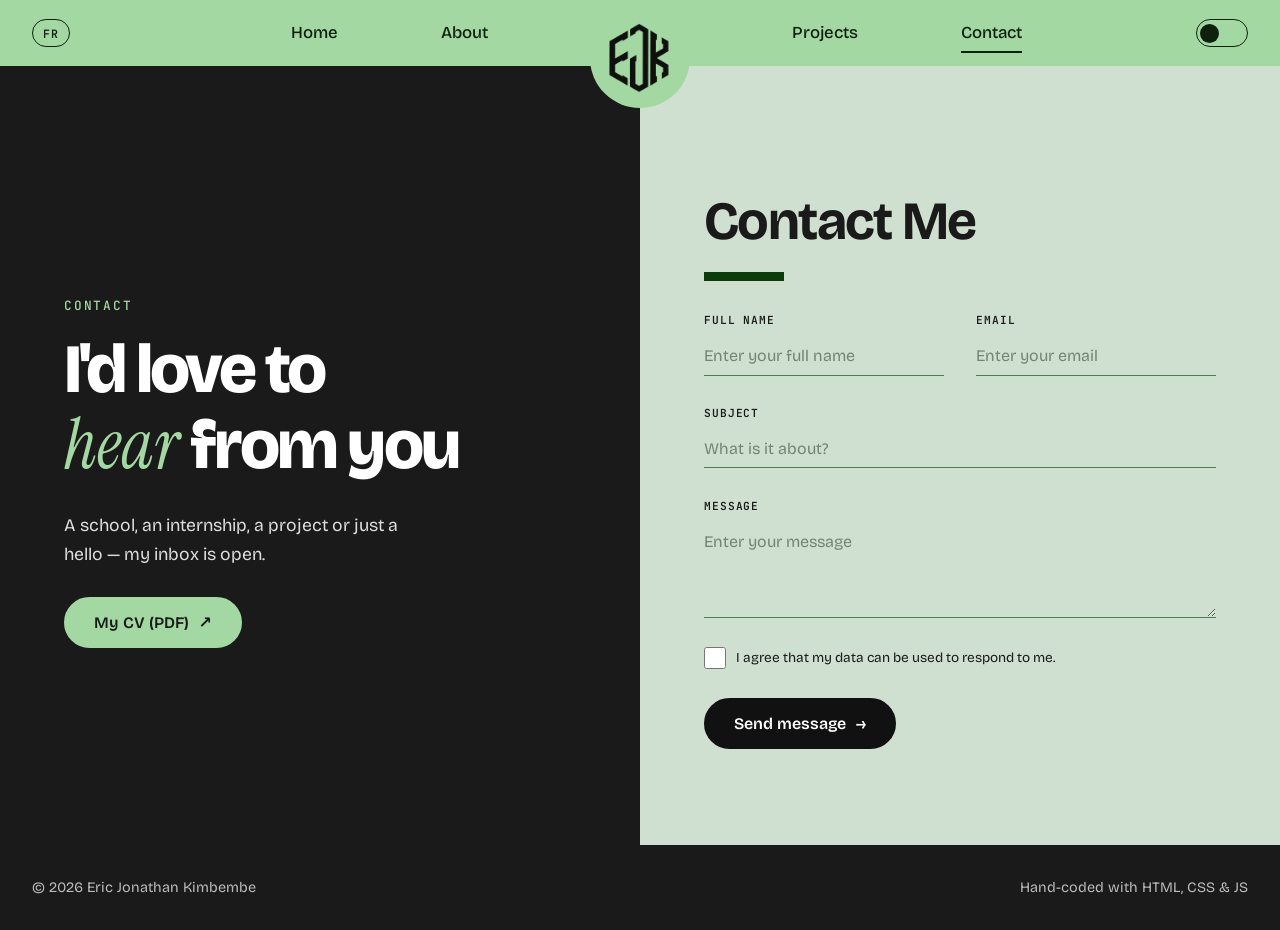
<file: pages/contact.html>
<!DOCTYPE html>
<html lang="en">
<head>
    <meta charset="UTF-8">
    <meta name="viewport" content="width=device-width, initial-scale=1">
    <title>Contact — Eric J. Kimbembe</title>
    <meta name="description" data-i18n-content="contact.description" content="Get in touch with Eric J. Kimbembe, aspiring front-end developer.">
    <link rel="icon" href="../images/favicon.png">
    <link rel="preconnect" href="https://fonts.googleapis.com">
    <link rel="preconnect" href="https://fonts.gstatic.com" crossorigin>
    <link href="https://fonts.googleapis.com/css2?family=Bricolage+Grotesque:opsz,wght@12..96,400..800&family=Instrument+Serif:ital@0;1&family=JetBrains+Mono:wght@400;500&display=swap" rel="stylesheet">
    <link rel="stylesheet" href="../css/style.css">
    <script src="../js/theme.js"></script>
</head>
<body id="top">
<div class="progress" aria-hidden="true"></div>

<header>
    <button class="theme-toggle" type="button" aria-label="Switch between light and dark theme" data-i18n-aria-label="a11y.theme">
        <span class="theme-toggle__dot"></span>
    </button>
    <button class="lang-toggle" type="button" lang="fr" aria-label="Version française">FR</button>
    <nav class="headl" aria-label="Main left" data-i18n-aria-label="a11y.navLeft">
        <a href="../index.html" data-i18n="nav.home">Home</a>
        <a href="../index.html#about" data-i18n="nav.about">About</a>
    </nav>
    <a href="../index.html" class="logo" aria-label="Home" data-i18n-aria-label="nav.home"><img src="../images/logo.webp" alt="EJK"></a>
    <nav class="headr" aria-label="Main right" data-i18n-aria-label="a11y.navRight">
        <a href="../index.html#project" data-i18n="nav.projects">Projects</a>
        <a href="contact.html" aria-current="page">Contact</a>
    </nav>
    <button class="burger" type="button" aria-label="Menu" aria-expanded="false">
        <span></span><span></span>
    </button>
</header>

<nav class="mobile-menu" aria-label="Mobile" data-i18n-aria-label="a11y.navMobile">
    <a href="../index.html"><small>01</small><span data-i18n="nav.home">Home</span></a>
    <a href="../index.html#about"><small>02</small><span data-i18n="nav.about">About</span></a>
    <a href="../index.html#project"><small>03</small><span data-i18n="nav.projects">Projects</span></a>
    <a href="../index.html#skills"><small>04</small><span data-i18n="nav.toolkit">Toolkit</span></a>
    <a href="contact.html"><small>05</small>Contact</a>
</nav>

<main id="contact">
    <section class="contactl">
        <div>
            <p class="eyebrow">Contact</p>
            <h1>
                <span class="line"><span data-i18n="contact.title1">I'd love to</span></span>
                <span class="line"><span data-i18n="contact.title2"><em>hear</em> from you</span></span>
            </h1>
            <p class="lead" data-i18n="contact.lead">A school, an internship, a project or just a hello — my inbox is open.</p>
            <div class="buttons">
                <a href="../cv/eric-kimbembe-cv.pdf" class="button1 magnetic" data-i18n="btn.cv">My CV (PDF) <span aria-hidden="true">↗</span></a>
            </div>
        </div>
    </section>
    <section class="contactr">
        <h2 class="h2aft" data-i18n="contact.formTitle">Contact Me</h2>
        <form action="#" method="post" id="contact-form" novalidate>
            <label><span data-i18n="form.name">Full Name</span>
                <input type="text" name="name" placeholder="Enter your full name" data-i18n-placeholder="form.namePh" required>
                <small class="error" data-i18n="form.nameError">Please tell me your name.</small>
            </label>
            <label><span data-i18n="form.email">Email</span>
                <input type="email" name="email" placeholder="Enter your email" data-i18n-placeholder="form.emailPh" required>
                <small class="error" data-i18n="form.emailError">Please enter a valid email.</small>
            </label>
            <label class="full"><span data-i18n="form.subject">Subject</span>
                <input type="text" name="subject" placeholder="What is it about?" data-i18n-placeholder="form.subjectPh" required>
                <small class="error" data-i18n="form.subjectError">Please add a subject.</small>
            </label>
            <label class="full">Message
                <textarea name="message" rows="4" placeholder="Enter your message" data-i18n-placeholder="form.messagePh" required></textarea>
                <small class="error" data-i18n="form.messageError">Please write a short message.</small>
            </label>
            <label class="checkbox full">
                <input type="checkbox" name="consent" required>
                <span data-i18n="form.consent">I agree that my data can be used to respond to me.</span>
            </label>
            <button type="submit" class="button1 magnetic" data-i18n="form.send">Send message <span aria-hidden="true">→</span></button>
            <p class="form-note full" role="status" aria-live="polite"></p>
        </form>
    </section>
</main>

<footer>
    <div class="footrow">
        <p>© 2026 Eric Jonathan Kimbembe</p>
        <p data-i18n="footer.made">Hand-coded with HTML, CSS &amp; JS</p>
    </div>
</footer>

<script src="../js/lang.js"></script>
<script src="../js/main.js"></script>
</body>
</html>
</file>
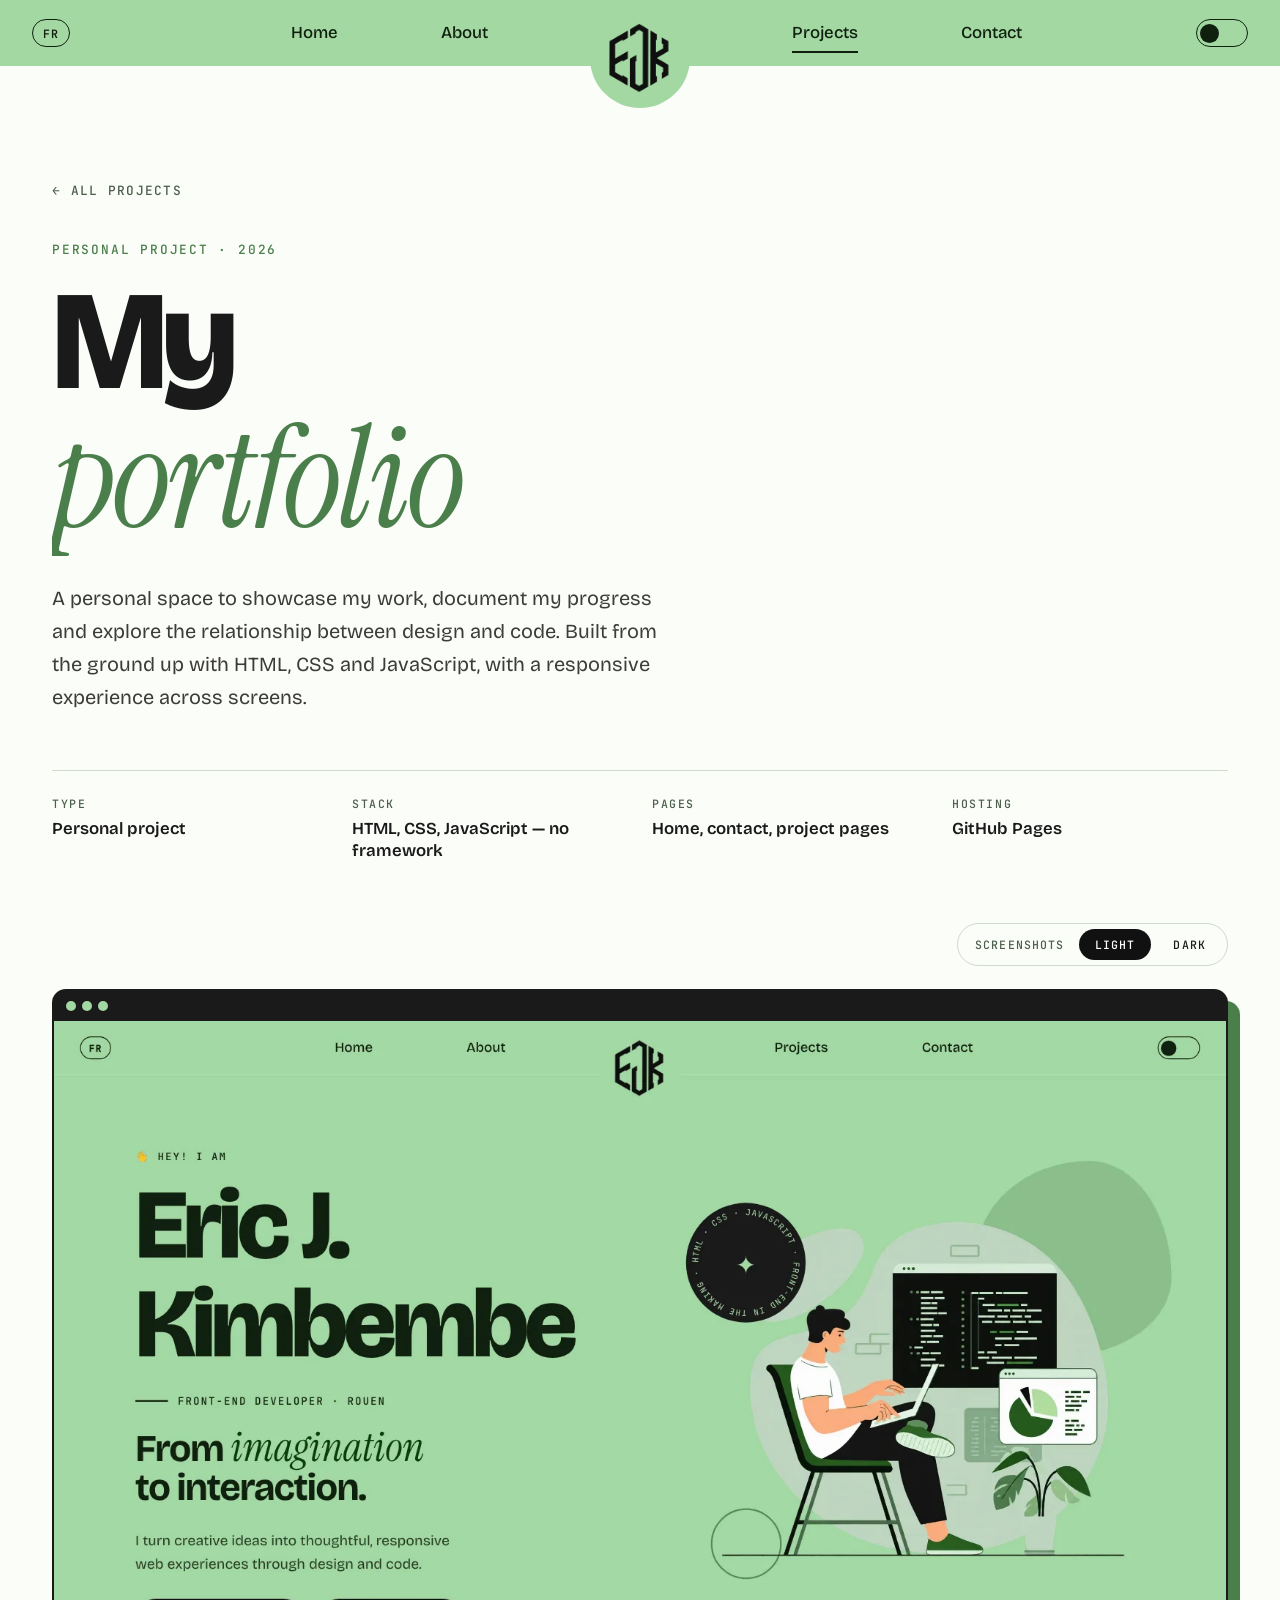
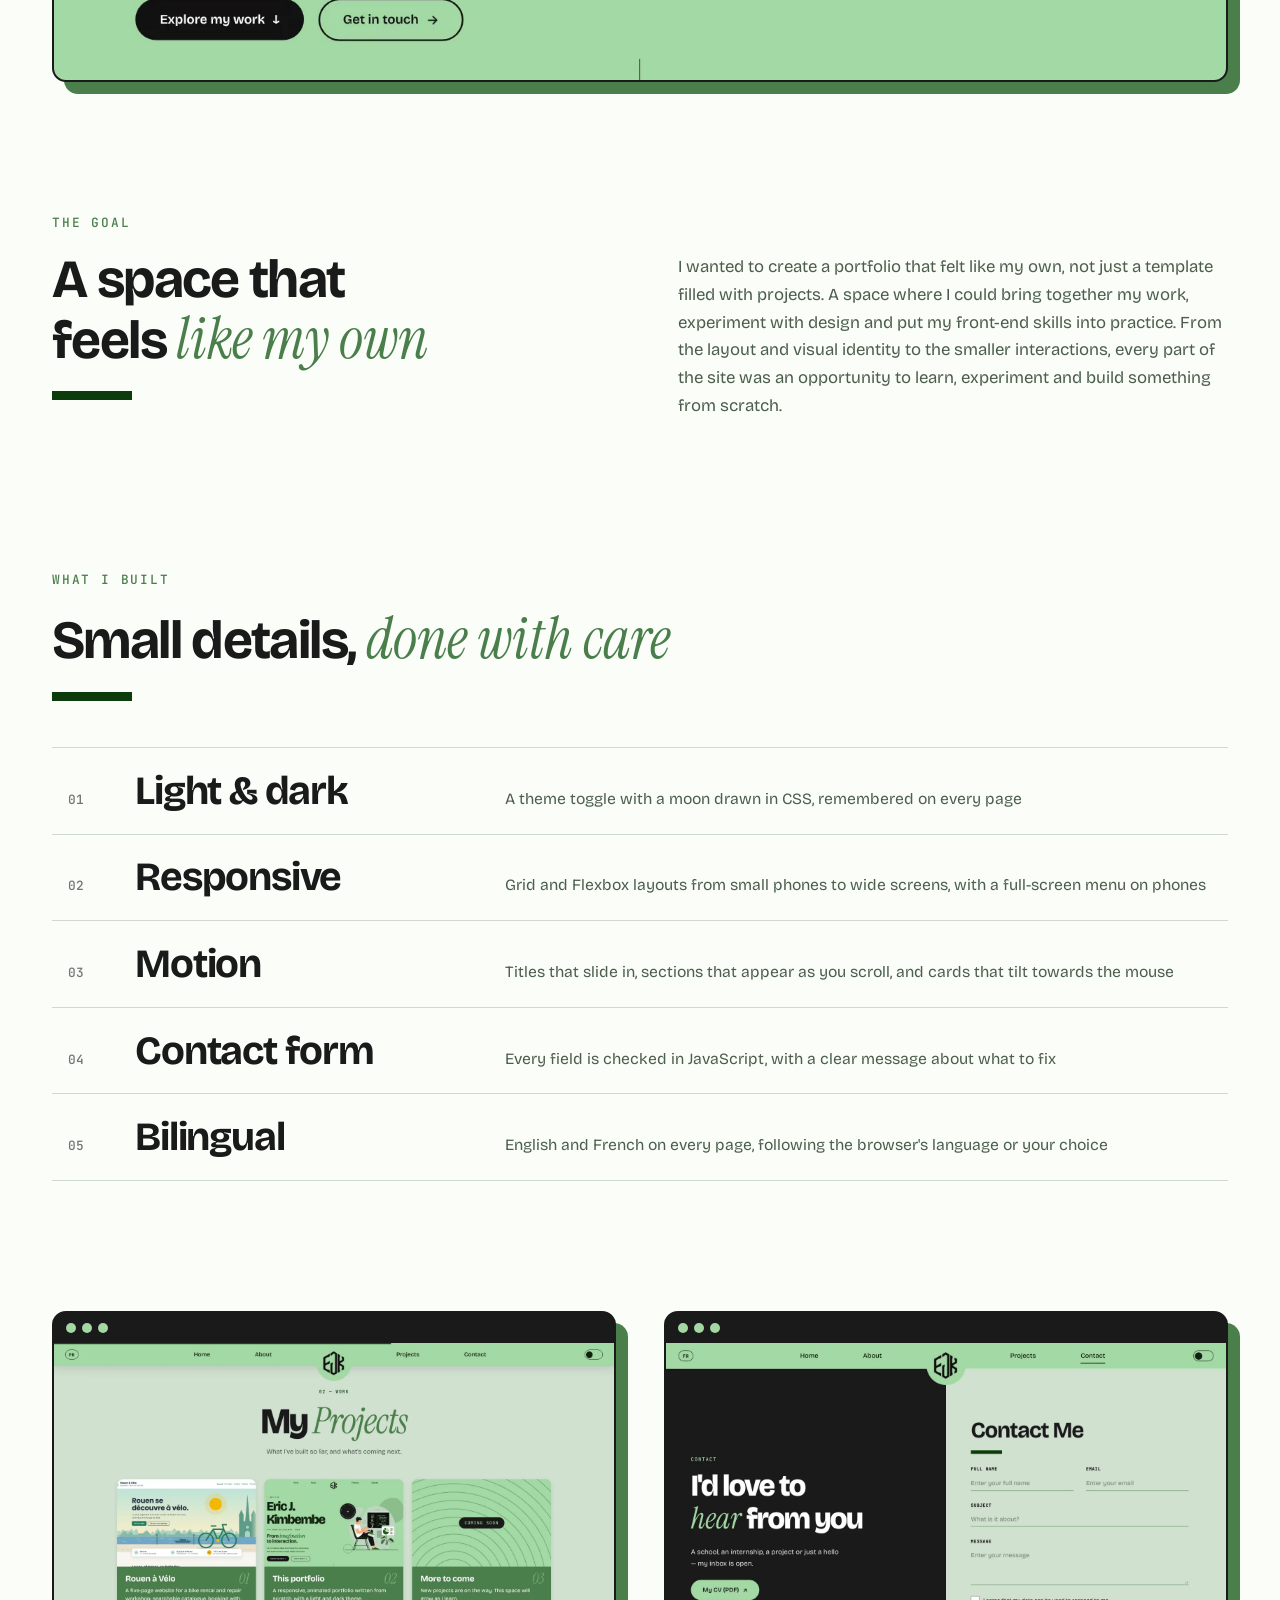
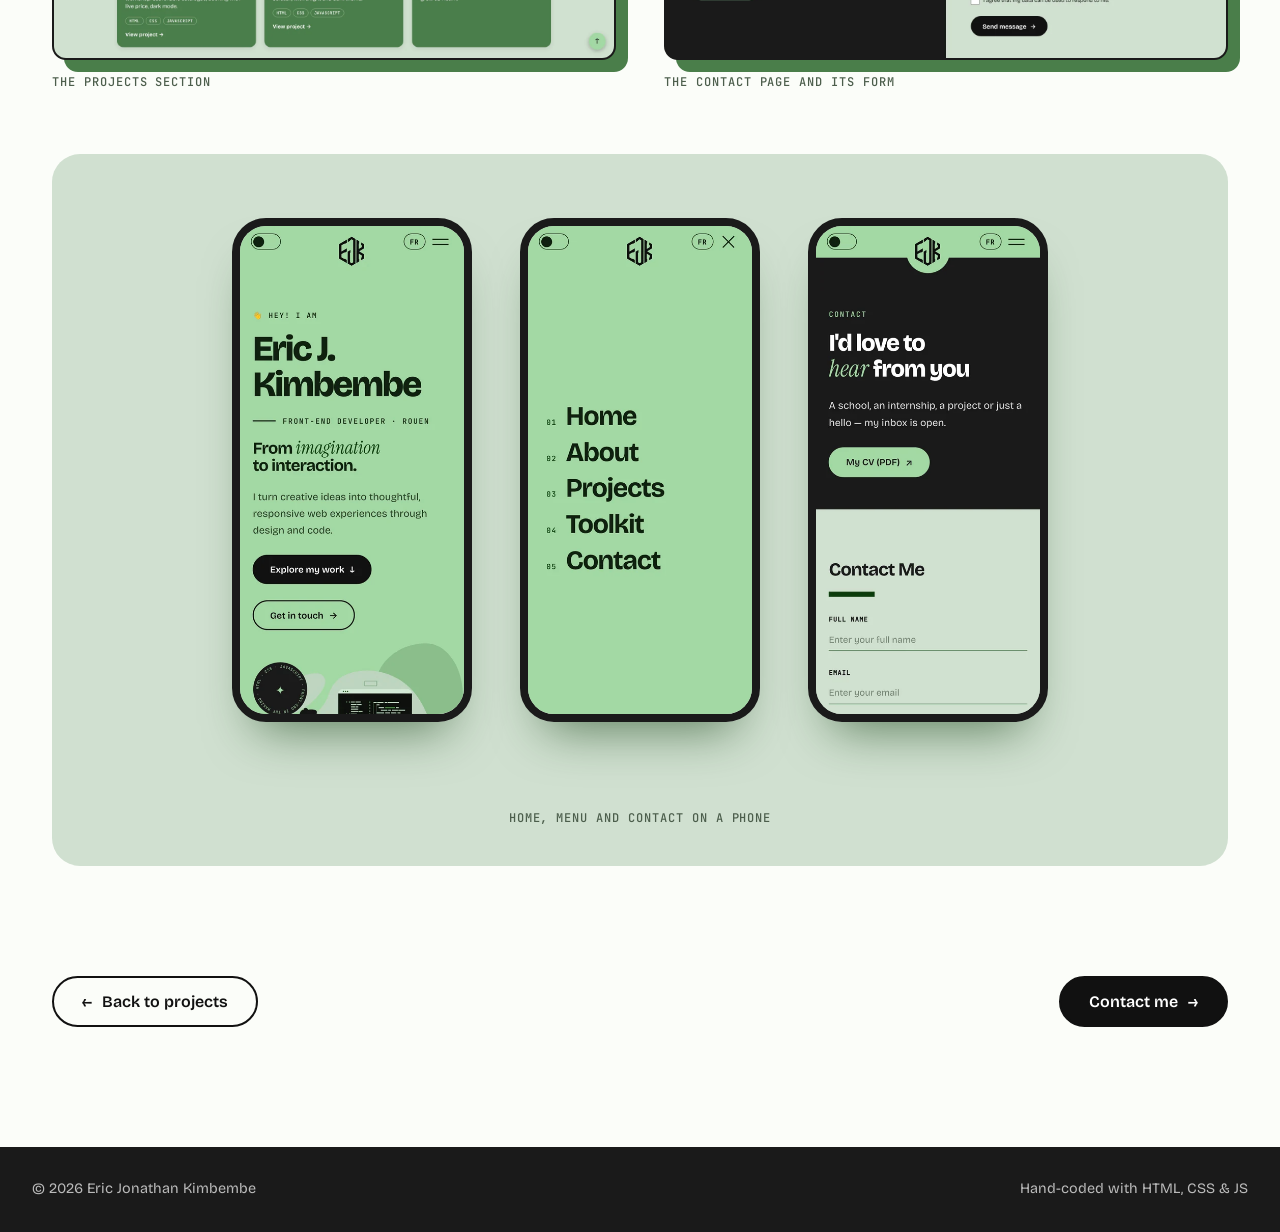
<file: pages/portfolio.html>
<!DOCTYPE html>
<html lang="en">
<head>
    <meta charset="UTF-8">
    <meta name="viewport" content="width=device-width, initial-scale=1">
    <title>Portfolio — Eric J. Kimbembe</title>
    <meta name="description" data-i18n-content="folio.description" content="How I built my portfolio: a hand-coded, responsive website in HTML, CSS and JavaScript, with a light and dark theme.">
    <link rel="icon" href="../images/favicon.png">
    <link rel="preconnect" href="https://fonts.googleapis.com">
    <link rel="preconnect" href="https://fonts.gstatic.com" crossorigin>
    <link href="https://fonts.googleapis.com/css2?family=Bricolage+Grotesque:opsz,wght@12..96,400..800&family=Instrument+Serif:ital@0;1&family=JetBrains+Mono:wght@400;500&display=swap" rel="stylesheet">
    <link rel="stylesheet" href="../css/style.css">
    <script src="../js/theme.js"></script>
</head>
<body id="top">
<div class="progress" aria-hidden="true"></div>

<header>
    <button class="theme-toggle" type="button" aria-label="Switch between light and dark theme" data-i18n-aria-label="a11y.theme">
        <span class="theme-toggle__dot"></span>
    </button>
    <button class="lang-toggle" type="button" lang="fr" aria-label="Version française">FR</button>
    <nav class="headl" aria-label="Main left" data-i18n-aria-label="a11y.navLeft">
        <a href="../index.html" data-i18n="nav.home">Home</a>
        <a href="../index.html#about" data-i18n="nav.about">About</a>
    </nav>
    <a href="../index.html" class="logo" aria-label="Home" data-i18n-aria-label="nav.home"><img src="../images/logo.webp" alt="EJK"></a>
    <nav class="headr" aria-label="Main right" data-i18n-aria-label="a11y.navRight">
        <a href="../index.html#project" aria-current="true" data-i18n="nav.projects">Projects</a>
        <a href="contact.html">Contact</a>
    </nav>
    <button class="burger" type="button" aria-label="Menu" aria-expanded="false">
        <span></span><span></span>
    </button>
</header>

<nav class="mobile-menu" aria-label="Mobile" data-i18n-aria-label="a11y.navMobile">
    <a href="../index.html"><small>01</small><span data-i18n="nav.home">Home</span></a>
    <a href="../index.html#about"><small>02</small><span data-i18n="nav.about">About</span></a>
    <a href="../index.html#project"><small>03</small><span data-i18n="nav.projects">Projects</span></a>
    <a href="../index.html#skills"><small>04</small><span data-i18n="nav.toolkit">Toolkit</span></a>
    <a href="contact.html"><small>05</small>Contact</a>
</nav>

<main class="project">
    <section class="project-hero">
        <a href="../index.html#project" class="back" data-i18n="project.back"><span aria-hidden="true">←</span> All projects</a>
        <p class="eyebrow" data-i18n="folio.eyebrow">Personal project · 2026</p>
        <h1>
            <span class="line"><span data-i18n="folio.title1">My</span></span>
            <span class="line"><span><em>portfolio</em></span></span>
        </h1>
        <p class="lead" data-i18n="folio.lead">A personal space to showcase my work, document my progress and explore the relationship between design and code. Built from the ground up with HTML, CSS and JavaScript, with a responsive experience across screens.</p>
        <dl class="facts">
            <div><dt>Type</dt><dd data-i18n="folio.factType">Personal project</dd></div>
            <div><dt data-i18n="facts.stack">Stack</dt><dd data-i18n="facts.stackValue">HTML, CSS, JavaScript — no framework</dd></div>
            <div><dt>Pages</dt><dd data-i18n="folio.factPages">Home, contact, project pages</dd></div>
            <div><dt data-i18n="facts.hosting">Hosting</dt><dd>GitHub Pages</dd></div>
        </dl>
    </section>

    <div class="shot-switch" role="group" aria-label="Screenshot theme" data-i18n-aria-label="shots.label">
        <span data-i18n="shots.title">Screenshots</span>
        <button type="button" data-shots="light" data-i18n="shots.light">Light</button>
        <button type="button" data-shots="dark" data-i18n="shots.dark">Dark</button>
    </div>
    <figure class="shot" data-reveal>
        <div class="browser">
            <div class="browser__bar" aria-hidden="true"><span></span><span></span><span></span></div>
            <img class="shot-light" src="../images/projects/portfolio-home-light.webp" alt="Home page of the portfolio with its green header and illustration" data-i18n-alt="folio.shotHome" width="1600" height="900">
            <img class="shot-dark" src="../images/projects/portfolio-home-dark.webp" alt="Home page of the portfolio with its green header and illustration, dark mode" data-i18n-alt="folio.shotHomeDark" width="1600" height="900">
        </div>
    </figure>

    <section class="project-block">
        <div data-reveal>
            <p class="eyebrow" data-i18n="folio.goalEyebrow">The goal</p>
            <h2 class="h2aft" data-i18n="folio.goalTitle">A space that feels <em>like my own</em></h2>
        </div>
        <div class="project-block__text" data-reveal>
            <p data-i18n="folio.goal">I wanted to create a portfolio that felt like my own, not just a template filled with projects. A space where I could bring together my work, experiment with design and put my front-end skills into practice. From the layout and visual identity to the smaller interactions, every part of the site was an opportunity to learn, experiment and build something from scratch.</p>
        </div>
    </section>

    <section class="project-block project-block--stack">
        <div data-reveal>
            <p class="eyebrow" data-i18n="project.builtEyebrow">What I built</p>
            <h2 class="h2aft" data-i18n="folio.builtTitle">Small details, <em>done with care</em></h2>
        </div>
        <ul class="rows">
            <li data-reveal><span class="rows__num">01</span><strong data-i18n="folio.themeName">Light &amp; dark</strong><span class="rows__text" data-i18n="folio.theme">A theme toggle with a moon drawn in CSS, remembered on every page</span></li>
            <li data-reveal><span class="rows__num">02</span><strong>Responsive</strong><span class="rows__text" data-i18n="folio.responsive">Grid and Flexbox layouts from small phones to wide screens, with a full-screen menu on phones</span></li>
            <li data-reveal><span class="rows__num">03</span><strong data-i18n="folio.motionName">Motion</strong><span class="rows__text" data-i18n="folio.motion">Titles that slide in, sections that appear as you scroll, and cards that tilt towards the mouse</span></li>
            <li data-reveal><span class="rows__num">04</span><strong data-i18n="folio.formName">Contact form</strong><span class="rows__text" data-i18n="folio.form">Every field is checked in JavaScript, with a clear message about what to fix</span></li>
            <li data-reveal><span class="rows__num">05</span><strong data-i18n="folio.langName">Bilingual</strong><span class="rows__text" data-i18n="folio.lang">English and French on every page, following the browser's language or your choice</span></li>
        </ul>
    </section>

    <div class="gallery">
        <figure class="shot" data-reveal>
            <div class="browser">
                <div class="browser__bar" aria-hidden="true"><span></span><span></span><span></span></div>
                <img class="shot-light" src="../images/projects/portfolio-projects-light.webp" alt="Projects section with three project cards" data-i18n-alt="folio.shotProjects" loading="lazy" width="1600" height="900">
                <img class="shot-dark" src="../images/projects/portfolio-projects-dark.webp" alt="Projects section with three project cards, dark mode" data-i18n-alt="folio.shotProjectsDark" loading="lazy" width="1600" height="900">
            </div>
            <figcaption data-i18n="folio.captionProjects">The projects section</figcaption>
        </figure>
        <figure class="shot" data-reveal>
            <div class="browser">
                <div class="browser__bar" aria-hidden="true"><span></span><span></span><span></span></div>
                <img class="shot-light" src="../images/projects/portfolio-contact-light.webp" alt="Contact page with its contact form" data-i18n-alt="folio.shotContact" loading="lazy" width="1600" height="900">
                <img class="shot-dark" src="../images/projects/portfolio-contact-dark.webp" alt="Contact page with its contact form, dark mode" data-i18n-alt="folio.shotContactDark" loading="lazy" width="1600" height="900">
            </div>
            <figcaption data-i18n="folio.captionContact">The contact page and its form</figcaption>
        </figure>
        <figure class="shot shot--phones" data-reveal>
            <div class="phone">
                <img class="shot-light" src="../images/projects/portfolio-m-home-light.webp" alt="Home page on a phone" data-i18n-alt="phone.home" loading="lazy" width="440" height="958">
                <img class="shot-dark" src="../images/projects/portfolio-m-home-dark.webp" alt="Home page on a phone, dark mode" data-i18n-alt="phone.homeDark" loading="lazy" width="440" height="958">
            </div>
            <div class="phone">
                <img class="shot-light" src="../images/projects/portfolio-m-menu-light.webp" alt="Full-screen menu on a phone" data-i18n-alt="folio.phoneMenu" loading="lazy" width="440" height="958">
                <img class="shot-dark" src="../images/projects/portfolio-m-menu-dark.webp" alt="Full-screen menu on a phone, dark mode" data-i18n-alt="folio.phoneMenuDark" loading="lazy" width="440" height="958">
            </div>
            <div class="phone">
                <img class="shot-light" src="../images/projects/portfolio-m-contact-light.webp" alt="Contact page on a phone" data-i18n-alt="phone.contact" loading="lazy" width="440" height="958">
                <img class="shot-dark" src="../images/projects/portfolio-m-contact-dark.webp" alt="Contact page on a phone, dark mode" data-i18n-alt="phone.contactDark" loading="lazy" width="440" height="958">
            </div>
            <figcaption data-i18n="folio.captionPhones">Home, menu and contact on a phone</figcaption>
        </figure>
    </div>

    <div class="project-nav" data-reveal>
        <a href="../index.html#project" class="button1 button1--ghost magnetic" data-i18n="project.backToProjects"><span aria-hidden="true">←</span> Back to projects</a>
        <a href="contact.html" class="button1 magnetic" data-i18n="btn.contact">Contact me <span aria-hidden="true">→</span></a>
    </div>
</main>

<a href="#top" class="to-top" aria-label="Back to top" data-i18n-aria-label="a11y.top">&uarr;</a>

<footer>
    <div class="footrow">
        <p>© 2026 Eric Jonathan Kimbembe</p>
        <p data-i18n="footer.made">Hand-coded with HTML, CSS &amp; JS</p>
    </div>
</footer>

<script src="../js/lang.js"></script>
<script src="../js/main.js"></script>
</body>
</html>
</file>
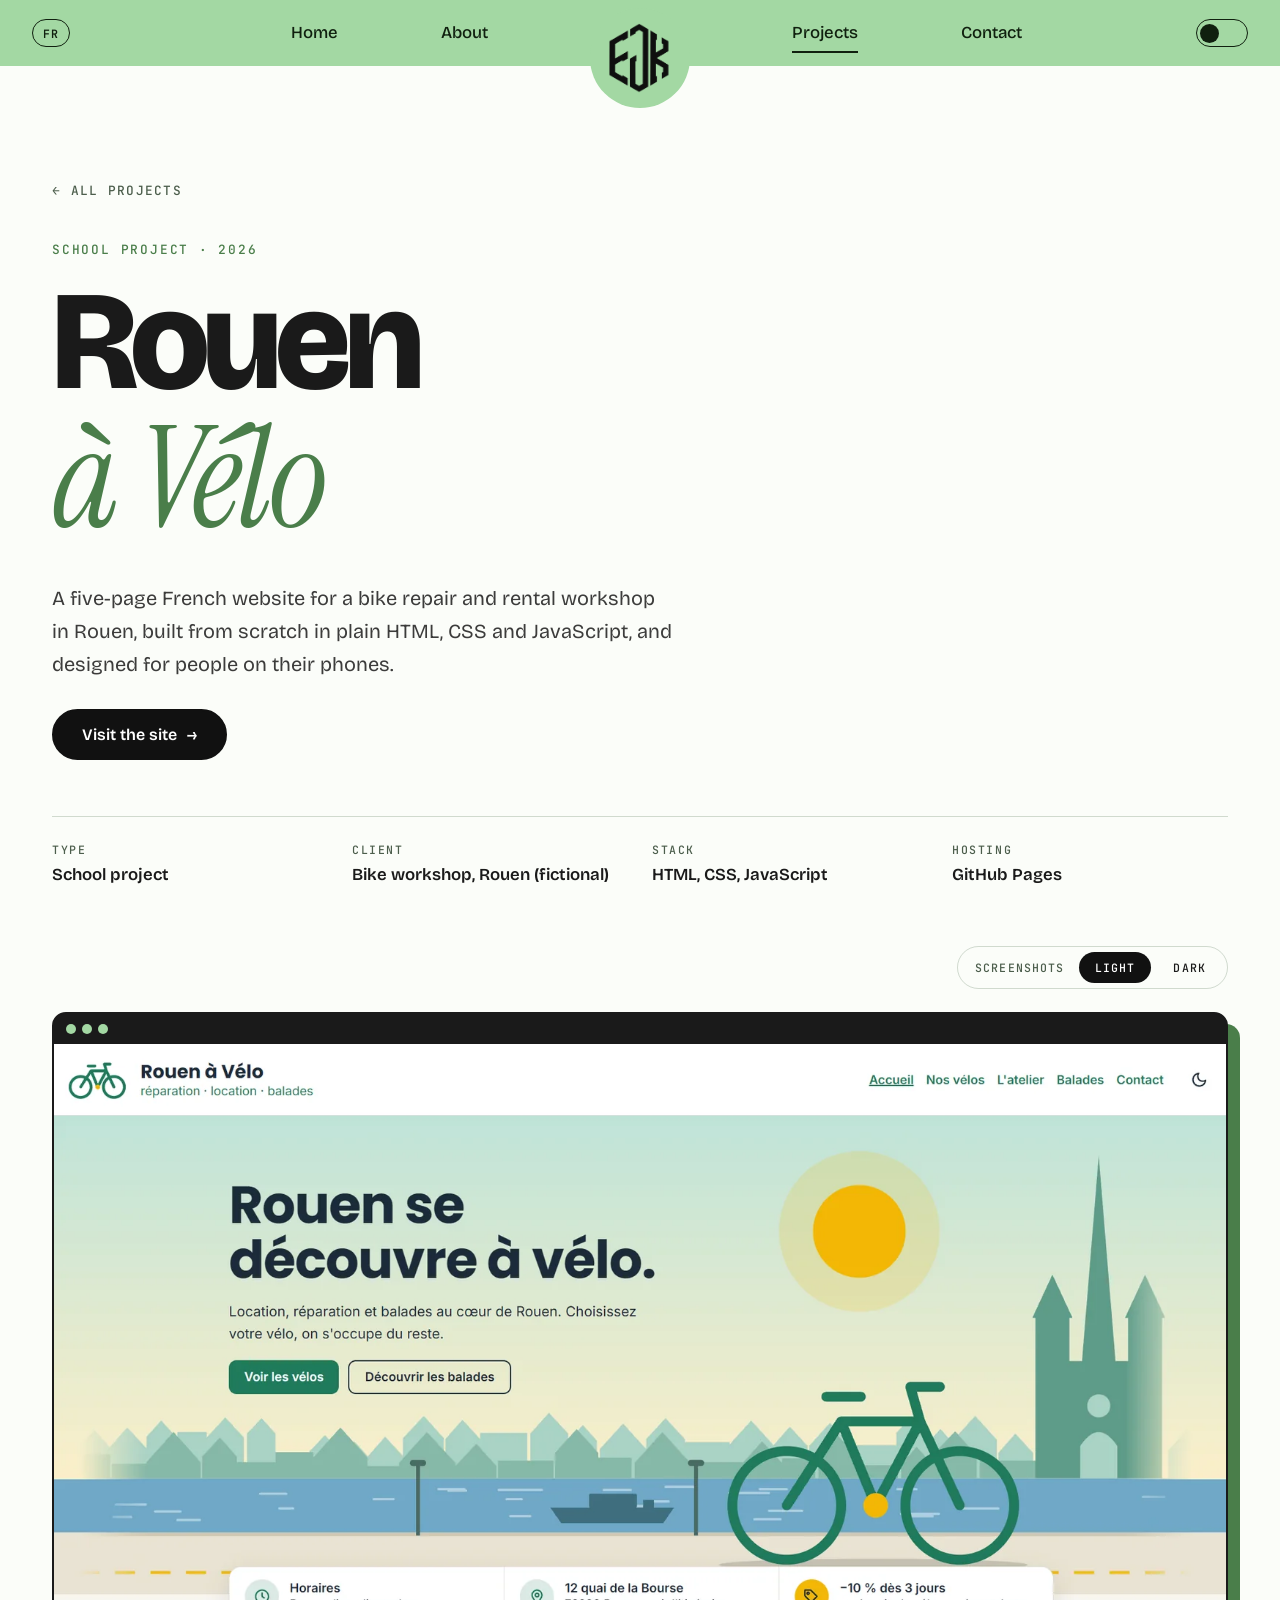
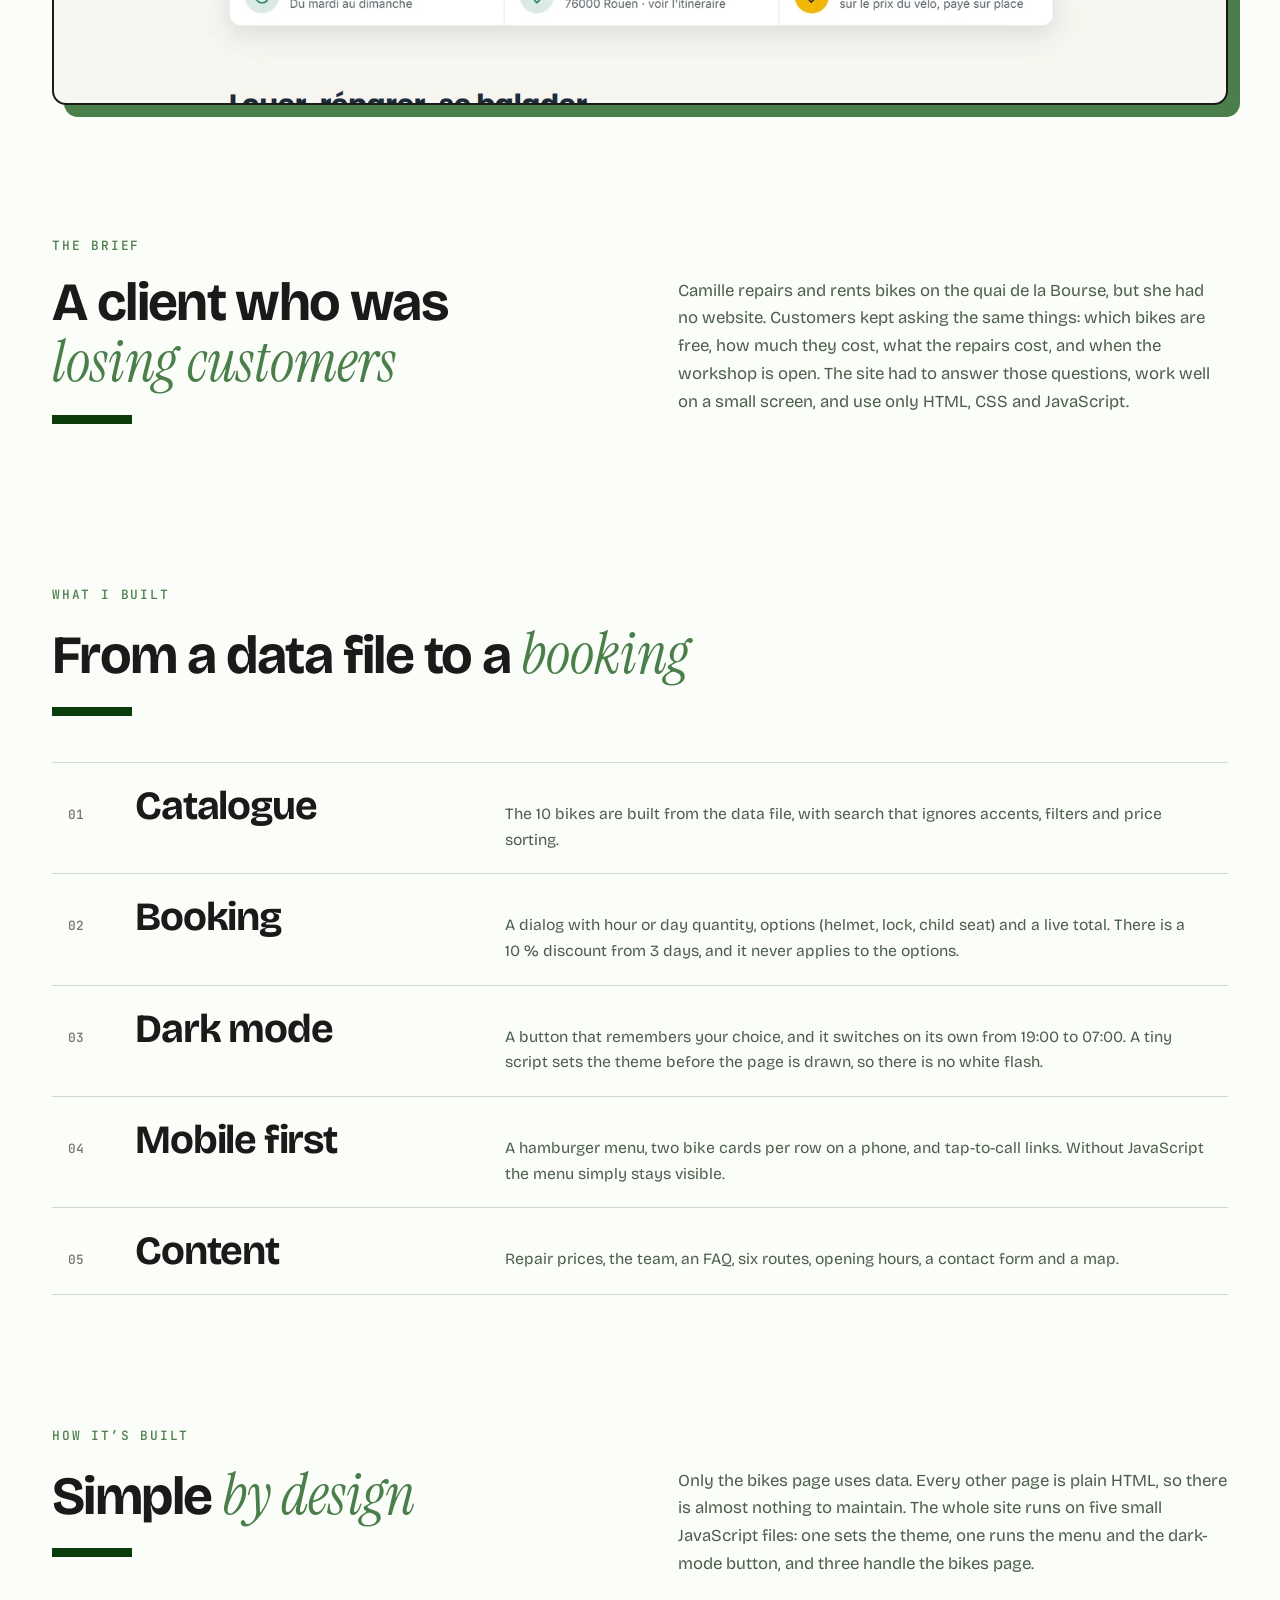
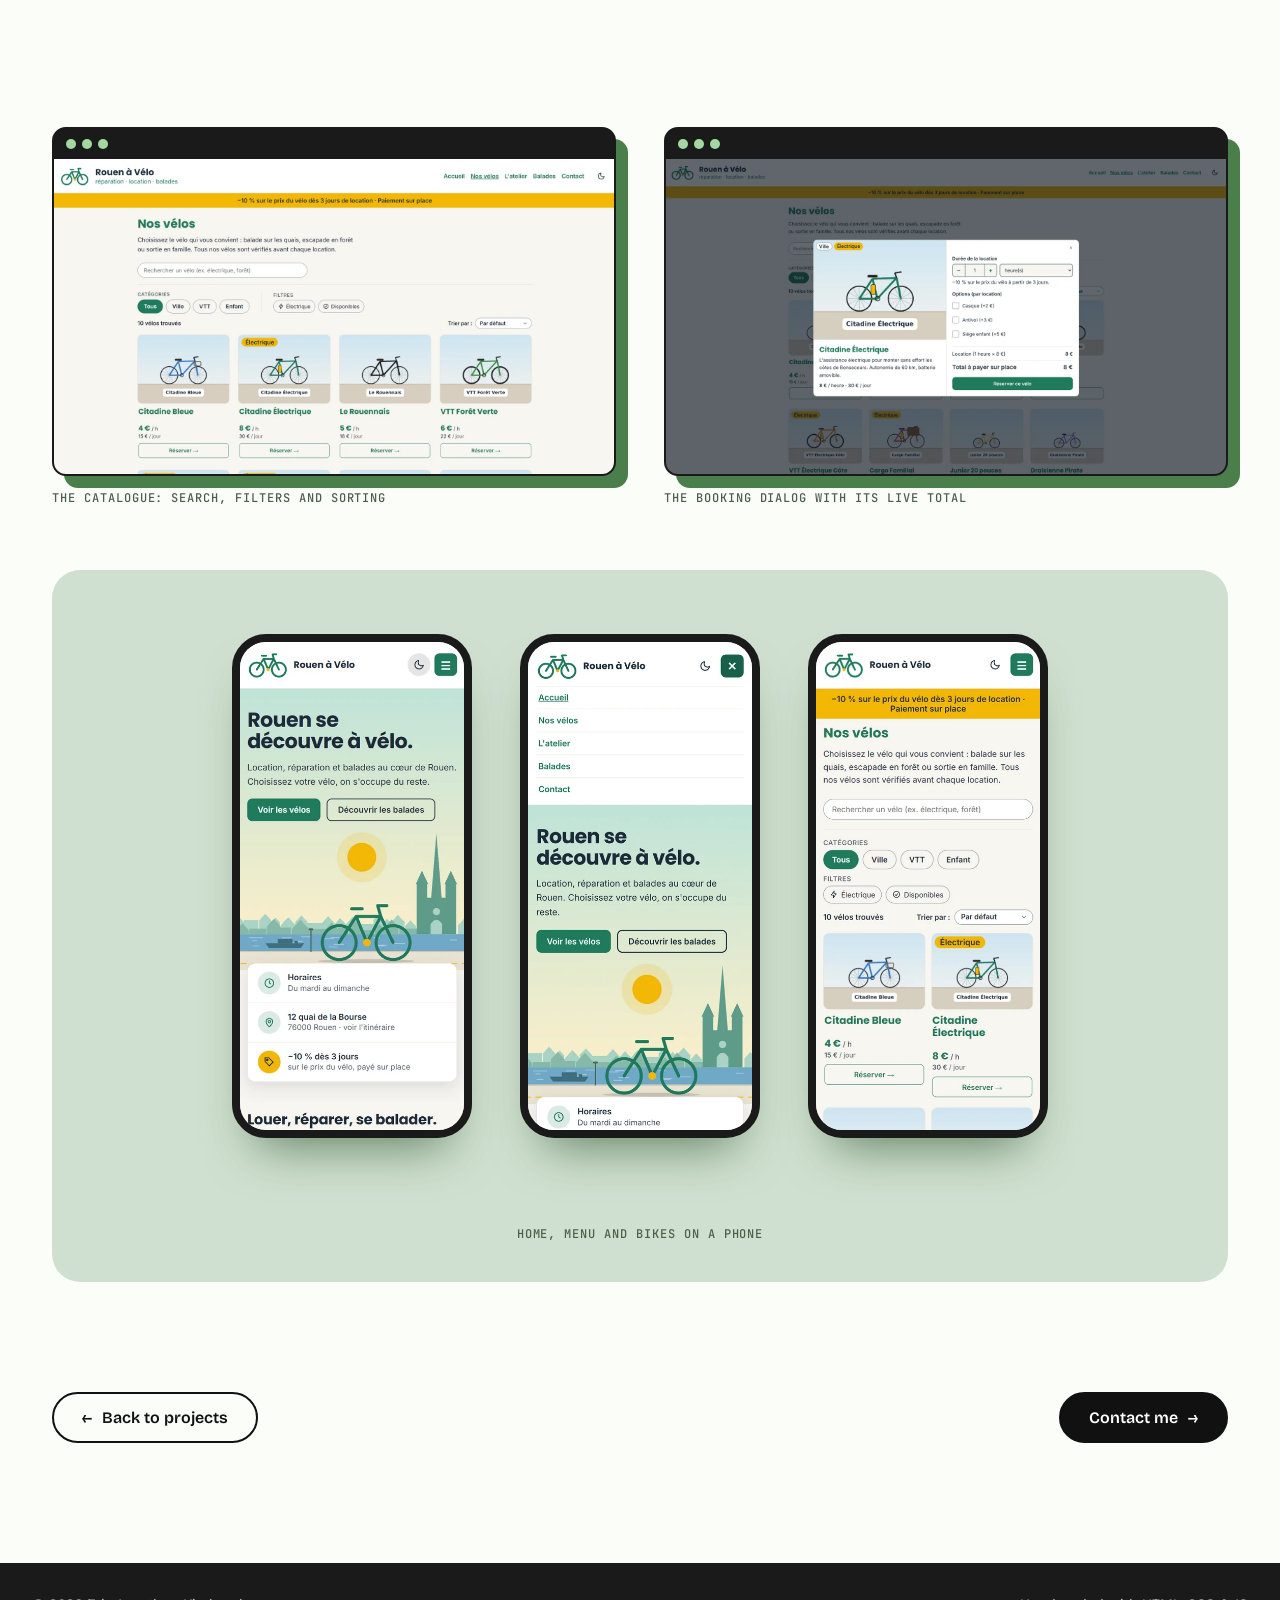
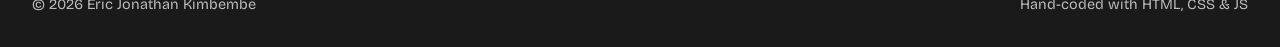
<file: pages/rouen-a-velo.html>
<!DOCTYPE html>
<html lang="en">
<head>
    <meta charset="UTF-8">
    <meta name="viewport" content="width=device-width, initial-scale=1">
    <title>Rouen à Vélo — Eric J. Kimbembe</title>
    <meta name="description" data-i18n-content="velo.description" content="Rouen à Vélo: a five-page website for a bike rental and repair workshop, built in HTML, CSS and JavaScript.">
    <link rel="icon" href="../images/favicon.png">
    <link rel="preconnect" href="https://fonts.googleapis.com">
    <link rel="preconnect" href="https://fonts.gstatic.com" crossorigin>
    <link href="https://fonts.googleapis.com/css2?family=Bricolage+Grotesque:opsz,wght@12..96,400..800&family=Instrument+Serif:ital@0;1&family=JetBrains+Mono:wght@400;500&display=swap" rel="stylesheet">
    <link rel="stylesheet" href="../css/style.css">
    <script src="../js/theme.js"></script>
</head>
<body id="top">
<div class="progress" aria-hidden="true"></div>

<header>
    <button class="theme-toggle" type="button" aria-label="Switch between light and dark theme" data-i18n-aria-label="a11y.theme">
        <span class="theme-toggle__dot"></span>
    </button>
    <button class="lang-toggle" type="button" lang="fr" aria-label="Version française">FR</button>
    <nav class="headl" aria-label="Main left" data-i18n-aria-label="a11y.navLeft">
        <a href="../index.html" data-i18n="nav.home">Home</a>
        <a href="../index.html#about" data-i18n="nav.about">About</a>
    </nav>
    <a href="../index.html" class="logo" aria-label="Home" data-i18n-aria-label="nav.home"><img src="../images/logo.webp" alt="EJK"></a>
    <nav class="headr" aria-label="Main right" data-i18n-aria-label="a11y.navRight">
        <a href="../index.html#project" aria-current="true" data-i18n="nav.projects">Projects</a>
        <a href="contact.html">Contact</a>
    </nav>
    <button class="burger" type="button" aria-label="Menu" aria-expanded="false">
        <span></span><span></span>
    </button>
</header>

<nav class="mobile-menu" aria-label="Mobile" data-i18n-aria-label="a11y.navMobile">
    <a href="../index.html"><small>01</small><span data-i18n="nav.home">Home</span></a>
    <a href="../index.html#about"><small>02</small><span data-i18n="nav.about">About</span></a>
    <a href="../index.html#project"><small>03</small><span data-i18n="nav.projects">Projects</span></a>
    <a href="../index.html#skills"><small>04</small><span data-i18n="nav.toolkit">Toolkit</span></a>
    <a href="contact.html"><small>05</small>Contact</a>
</nav>

<main class="project">
    <section class="project-hero">
        <a href="../index.html#project" class="back" data-i18n="project.back"><span aria-hidden="true">←</span> All projects</a>
        <p class="eyebrow" data-i18n="velo.eyebrow">School project · 2026</p>
        <h1>
            <span class="line"><span>Rouen</span></span>
            <span class="line"><span><em>à Vélo</em></span></span>
        </h1>
        <p class="lead" data-i18n="velo.lead">A five-page French website for a bike repair and rental workshop in Rouen, built from scratch in plain HTML, CSS and JavaScript, and designed for people on their phones.</p>
        <div class="buttons">
            <a href="../projects/rouen-a-velo/index.html" class="button1 magnetic" data-i18n="velo.visit">Visit the site <span aria-hidden="true">→</span></a>
        </div>
        <dl class="facts">
            <div><dt>Type</dt><dd data-i18n="velo.factType">School project</dd></div>
            <div><dt data-i18n="facts.client">Client</dt><dd data-i18n="velo.factClient">Bike workshop, Rouen (fictional)</dd></div>
            <div><dt data-i18n="facts.stack">Stack</dt><dd>HTML, CSS, JavaScript</dd></div>
            <div><dt data-i18n="facts.hosting">Hosting</dt><dd>GitHub Pages</dd></div>
        </dl>
    </section>

    <div class="shot-switch" role="group" aria-label="Screenshot theme" data-i18n-aria-label="shots.label">
        <span data-i18n="shots.title">Screenshots</span>
        <button type="button" data-shots="light" data-i18n="shots.light">Light</button>
        <button type="button" data-shots="dark" data-i18n="shots.dark">Dark</button>
    </div>
    <figure class="shot" data-reveal>
        <div class="browser">
            <div class="browser__bar" aria-hidden="true"><span></span><span></span><span></span></div>
            <img class="shot-light" src="../images/projects/velo-home-light.webp" alt="Home page of Rouen à Vélo with an illustrated view of the Seine" data-i18n-alt="velo.shotHome" width="1600" height="900">
            <img class="shot-dark" src="../images/projects/velo-home-dark.webp" alt="Home page of Rouen à Vélo with an illustrated view of the Seine, dark mode" data-i18n-alt="velo.shotHomeDark" width="1600" height="900">
        </div>
    </figure>

    <section class="project-block">
        <div data-reveal>
            <p class="eyebrow" data-i18n="velo.briefEyebrow">The brief</p>
            <h2 class="h2aft" data-i18n="velo.briefTitle">A client who was <em>losing customers</em></h2>
        </div>
        <div class="project-block__text" data-reveal>
            <p data-i18n="velo.brief">Camille repairs and rents bikes on the quai de la Bourse, but she had no website. Customers kept asking the same things: which bikes are free, how much they cost, what the repairs cost, and when the workshop is open. The site had to answer those questions, work well on a small screen, and use only HTML, CSS and JavaScript.</p>
        </div>
    </section>

    <section class="project-block project-block--stack">
        <div data-reveal>
            <p class="eyebrow" data-i18n="project.builtEyebrow">What I built</p>
            <h2 class="h2aft" data-i18n="velo.builtTitle">From a data file to a <em>booking</em></h2>
        </div>
        <ul class="rows">
            <li data-reveal><span class="rows__num">01</span><strong>Catalogue</strong><span class="rows__text" data-i18n="velo.catalogue">The 10 bikes are built from the data file, with search that ignores accents, filters and price sorting.</span></li>
            <li data-reveal><span class="rows__num">02</span><strong data-i18n="velo.bookingName">Booking</strong><span class="rows__text" data-i18n="velo.booking">A dialog with hour or day quantity, options (helmet, lock, child seat) and a live total. There is a 10&nbsp;% discount from 3 days, and it never applies to the options.</span></li>
            <li data-reveal><span class="rows__num">03</span><strong data-i18n="velo.darkName">Dark mode</strong><span class="rows__text" data-i18n="velo.dark">A button that remembers your choice, and it switches on its own from 19:00 to 07:00. A tiny script sets the theme before the page is drawn, so there is no white flash.</span></li>
            <li data-reveal><span class="rows__num">04</span><strong>Mobile first</strong><span class="rows__text" data-i18n="velo.mobile">A hamburger menu, two bike cards per row on a phone, and tap-to-call links. Without JavaScript the menu simply stays visible.</span></li>
            <li data-reveal><span class="rows__num">05</span><strong data-i18n="velo.contentName">Content</strong><span class="rows__text" data-i18n="velo.content">Repair prices, the team, an FAQ, six routes, opening hours, a contact form and a map.</span></li>
        </ul>
    </section>

    <section class="project-block">
        <div data-reveal>
            <p class="eyebrow" data-i18n="velo.howEyebrow">How it’s built</p>
            <h2 class="h2aft" data-i18n="velo.howTitle">Simple <em>by design</em></h2>
        </div>
        <div class="project-block__text" data-reveal>
            <p data-i18n="velo.how">Only the bikes page uses data. Every other page is plain HTML, so there is almost nothing to maintain. The whole site runs on five small JavaScript files: one sets the theme, one runs the menu and the dark-mode button, and three handle the bikes page.</p>
        </div>
    </section>

    <div class="gallery">
        <figure class="shot" data-reveal>
            <div class="browser">
                <div class="browser__bar" aria-hidden="true"><span></span><span></span><span></span></div>
                <img class="shot-light" src="../images/projects/velo-velos-light.webp" alt="Bike catalogue with search, filters and sorting" data-i18n-alt="velo.shotCatalogue" loading="lazy" width="1600" height="900">
                <img class="shot-dark" src="../images/projects/velo-velos-dark.webp" alt="Bike catalogue with search, filters and sorting, dark mode" data-i18n-alt="velo.shotCatalogueDark" loading="lazy" width="1600" height="900">
            </div>
            <figcaption data-i18n="velo.captionCatalogue">The catalogue: search, filters and sorting</figcaption>
        </figure>
        <figure class="shot" data-reveal>
            <div class="browser">
                <div class="browser__bar" aria-hidden="true"><span></span><span></span><span></span></div>
                <img class="shot-light" src="../images/projects/velo-dialog-light.webp" alt="Booking dialog showing options and the total price" data-i18n-alt="velo.shotBooking" loading="lazy" width="1600" height="900">
                <img class="shot-dark" src="../images/projects/velo-dialog-dark.webp" alt="Booking dialog showing options and the total price, dark mode" data-i18n-alt="velo.shotBookingDark" loading="lazy" width="1600" height="900">
            </div>
            <figcaption data-i18n="velo.captionBooking">The booking dialog with its live total</figcaption>
        </figure>
        <figure class="shot shot--phones" data-reveal>
            <div class="phone">
                <img class="shot-light" src="../images/projects/velo-m-home-light.webp" alt="Home page on a phone" data-i18n-alt="phone.home" loading="lazy" width="440" height="958">
                <img class="shot-dark" src="../images/projects/velo-m-home-dark.webp" alt="Home page on a phone, dark mode" data-i18n-alt="phone.homeDark" loading="lazy" width="440" height="958">
            </div>
            <div class="phone">
                <img class="shot-light" src="../images/projects/velo-m-menu-light.webp" alt="Open hamburger menu on a phone" data-i18n-alt="velo.phoneMenu" loading="lazy" width="440" height="958">
                <img class="shot-dark" src="../images/projects/velo-m-menu-dark.webp" alt="Open hamburger menu on a phone, dark mode" data-i18n-alt="velo.phoneMenuDark" loading="lazy" width="440" height="958">
            </div>
            <div class="phone">
                <img class="shot-light" src="../images/projects/velo-m-velos-light.webp" alt="Bike catalogue on a phone" data-i18n-alt="velo.phoneBikes" loading="lazy" width="440" height="958">
                <img class="shot-dark" src="../images/projects/velo-m-velos-dark.webp" alt="Bike catalogue on a phone, dark mode" data-i18n-alt="velo.phoneBikesDark" loading="lazy" width="440" height="958">
            </div>
            <figcaption data-i18n="velo.captionPhones">Home, menu and bikes on a phone</figcaption>
        </figure>
    </div>

    <div class="project-nav" data-reveal>
        <a href="../index.html#project" class="button1 button1--ghost magnetic" data-i18n="project.backToProjects"><span aria-hidden="true">←</span> Back to projects</a>
        <a href="contact.html" class="button1 magnetic" data-i18n="btn.contact">Contact me <span aria-hidden="true">→</span></a>
    </div>
</main>

<a href="#top" class="to-top" aria-label="Back to top" data-i18n-aria-label="a11y.top">&uarr;</a>

<footer>
    <div class="footrow">
        <p>© 2026 Eric Jonathan Kimbembe</p>
        <p data-i18n="footer.made">Hand-coded with HTML, CSS &amp; JS</p>
    </div>
</footer>

<script src="../js/lang.js"></script>
<script src="../js/main.js"></script>
</body>
</html>
</file>
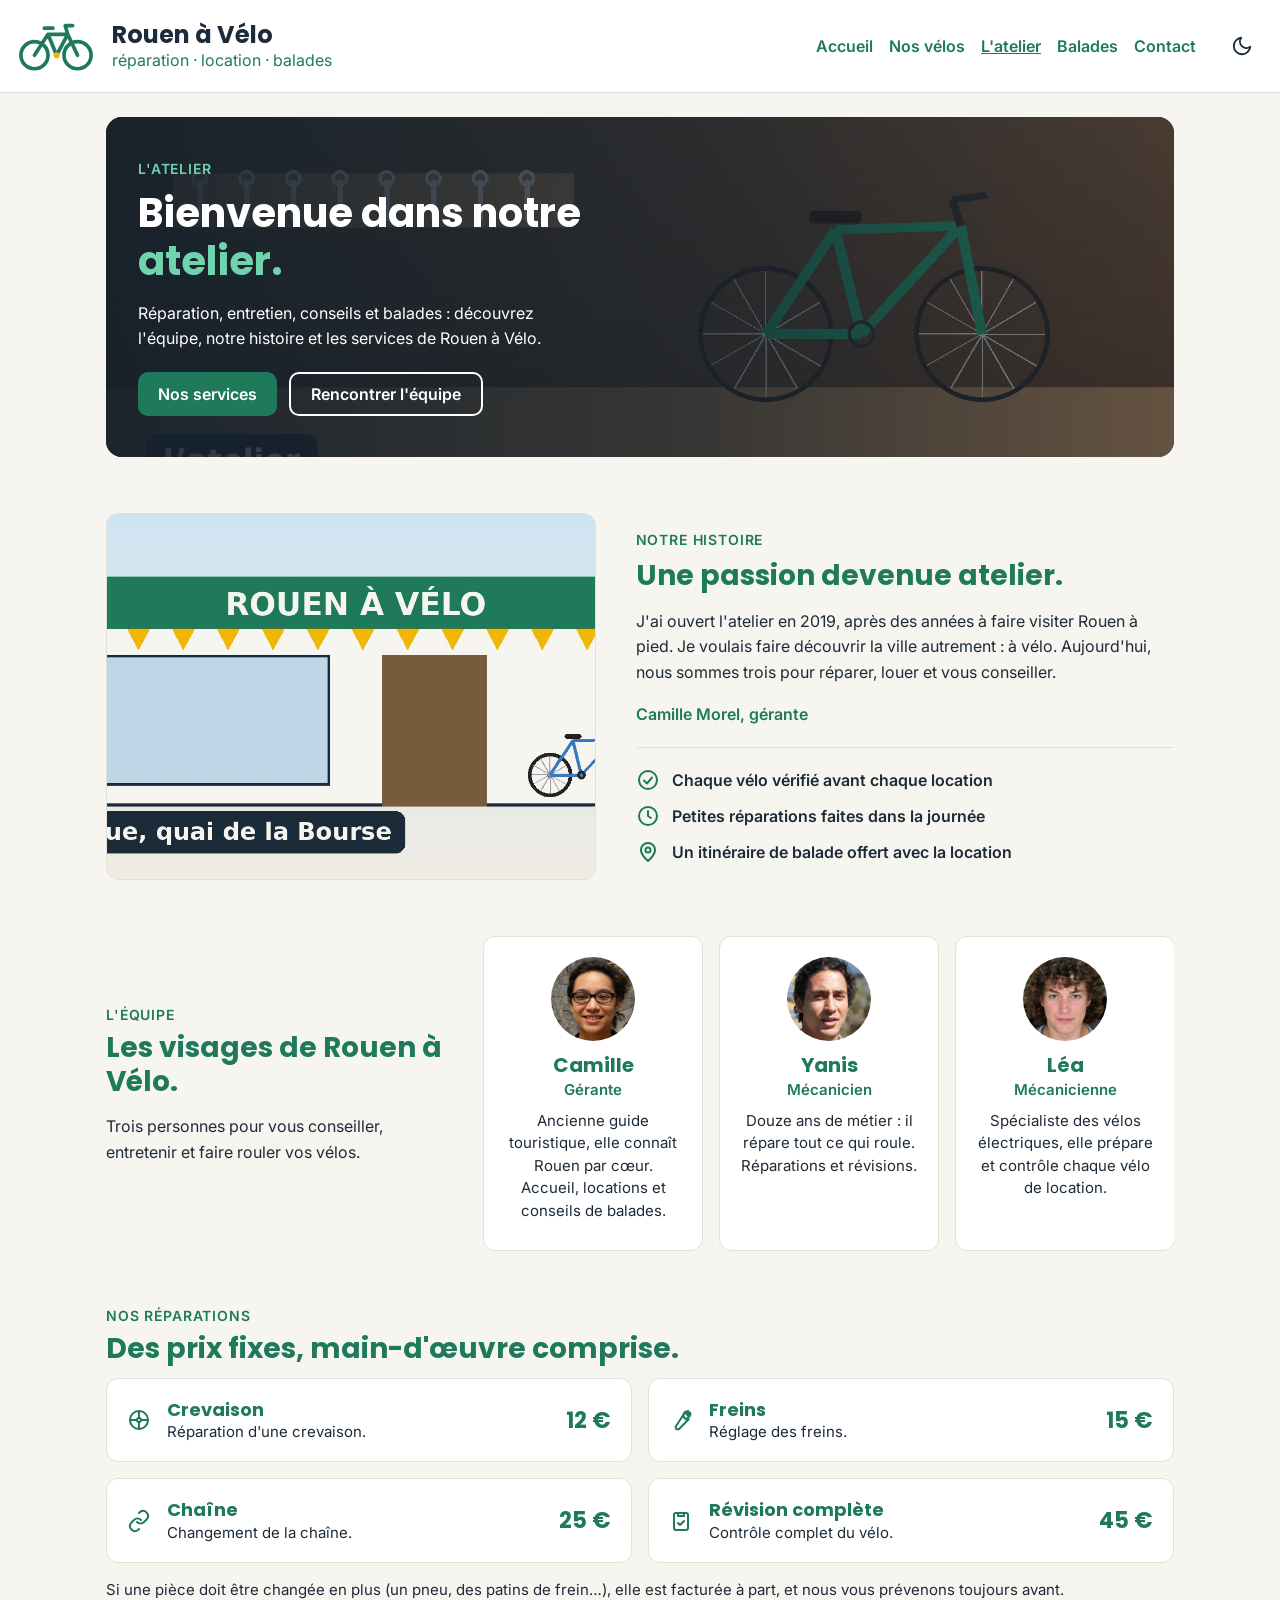
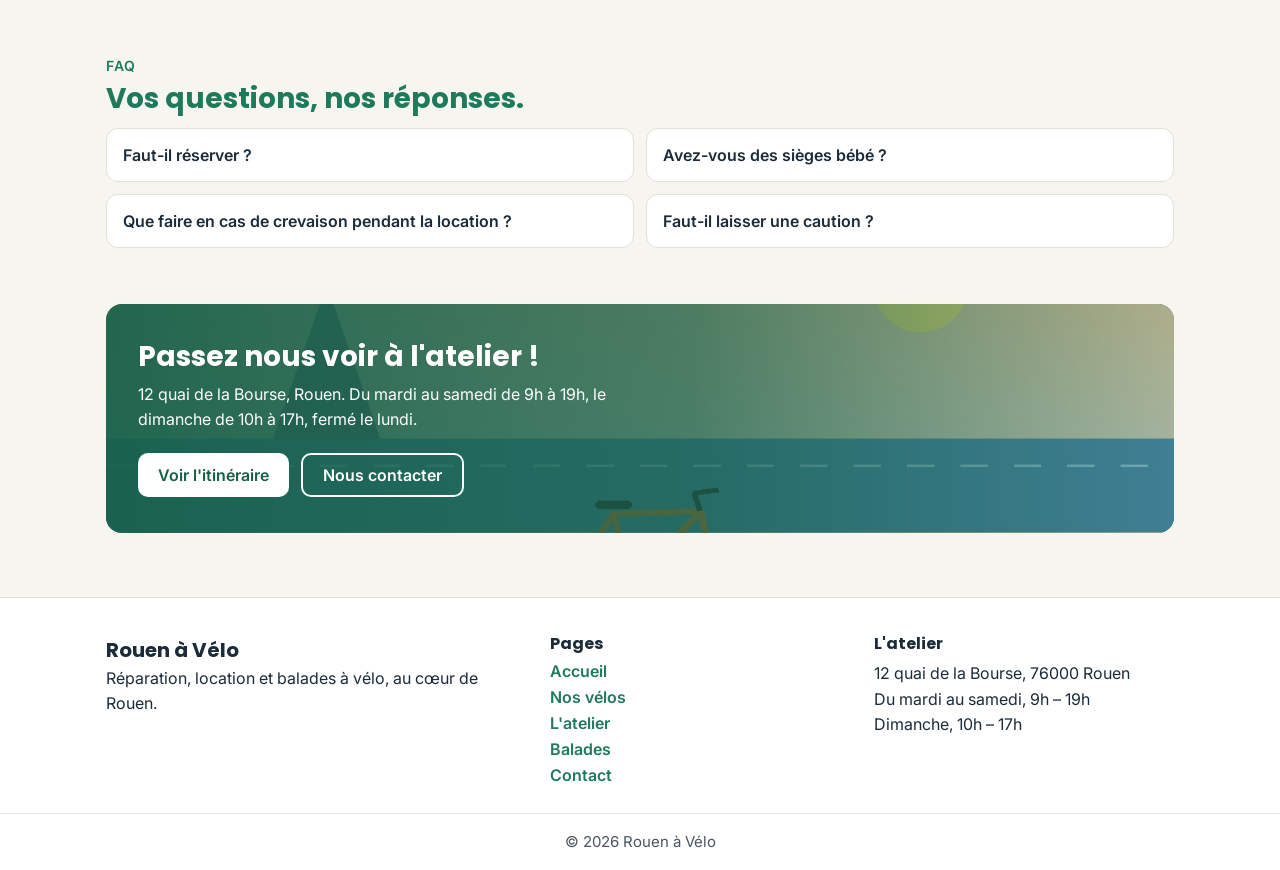
<file: projects/rouen-a-velo/pages/atelier.html>
<!DOCTYPE html>
<html lang="fr">
<head>
    <meta charset="UTF-8">
    <meta name="viewport" content="width=device-width, initial-scale=1">
    <title>L'atelier – Rouen à Vélo</title>
    <!-- Font style -->
    <link rel="preconnect" href="https://fonts.googleapis.com">
    <link rel="preconnect" href="https://fonts.gstatic.com" crossorigin>
    <link href="https://fonts.googleapis.com/css2?family=Inter:wght@400;600&family=Poppins:wght@600;700&display=swap" rel="stylesheet">
    <!-- CSS -->
    <link rel="stylesheet" href="../css/style.css">
    <link rel="stylesheet" href="../css/atelier.css">
    <!-- JS -->
    <script src="../js/theme-init.js"></script>
    <script src="../js/main.js" defer></script>
</head>
<body>
<header class="site-header">
    <a class="logo" href="../index.html">
        <!-- Velo SVG -->
        <svg class="rider" viewBox="0 0 130 110" width="80" height="68">
            <g fill="none" stroke="currentColor" stroke-width="6"
               stroke-linecap="round" stroke-linejoin="round">
                <circle cx="30" cy="70" r="22"/>
                <circle cx="100" cy="70" r="22"/>
                <path d="M30 70L52 36L84 36L100 70M52 36L66 70L84 36M46 26L60 26M84 36L80 22L92 22"/>
            </g>
            <circle cx="66" cy="70" r="5" fill="#F2B705"/>
        </svg>
        <span class="logo-text">
            <span class="logo-nom">Rouen à Vélo</span>
            <span class="logo-slogan">réparation · location · balades</span>
        </span>
    </a>
    <!-- Hamburger Button -->
    <button class="menu-toggle" id="menu-toggle" type="button">
        <span class="menu-icon">☰</span>
        <span>Menu</span>
    </button>
    <!-- Main navigation -->
    <nav class="site-nav" id="main-nav">
        <ul>
            <li><a href="../index.html">Accueil</a></li>
            <li><a href="velos.html">Nos vélos</a></li>
            <li><a href="atelier.html" class="current">L'atelier</a></li>
            <li><a href="balades.html">Balades</a></li>
            <li><a href="contact.html">Contact</a></li>
        </ul>
    </nav>
    <!-- Dark mode button -->
    <button class="theme-toggle" id="theme-toggle" type="button" title="Mode clair / sombre">
        <!-- Moon icon -->
        <svg class="icon-moon" viewBox="0 0 24 24" fill="none" stroke="currentColor"
             stroke-width="2" stroke-linecap="round" stroke-linejoin="round">
            <path d="M21 12.8A9 9 0 1 1 11.2 3a7 7 0 0 0 9.8 9.8z"/>
        </svg>
        <!-- Sun icon -->
        <svg class="icon-sun" viewBox="0 0 24 24" fill="none" stroke="currentColor"
             stroke-width="2" stroke-linecap="round" stroke-linejoin="round">
            <circle cx="12" cy="12" r="4"/>
            <path d="M12 2v2M12 20v2M4.9 4.9l1.4 1.4M17.7 17.7l1.4 1.4M2 12h2M20 12h2M4.9 19.1l1.4-1.4M17.7 6.3l1.4-1.4"/>
        </svg>
    </button>
</header>
<main class="page">
    <section class="hero">
        <img class="cover" src="../images/atelier/atelier.jpg" alt="" width="1600" height="700">
        <div class="hero-text">
            <p class="eyebrow">L'atelier</p>
            <h1>Bienvenue dans notre <span class="accent">atelier.</span></h1>
            <p>Réparation, entretien, conseils et balades : découvrez l'équipe, notre histoire
               et les services de Rouen à Vélo.</p>
            <div class="hero-actions">
                <a class="btn" href="#services">Nos services</a>
                <a class="btn-outline" href="#team">Rencontrer l'équipe</a>
            </div>
        </div>
    </section>
    <section class="story">
        <img class="story-photo" src="../images/atelier/boutique.jpg" alt="La boutique Rouen à Vélo"
             width="800" height="600">
        <div>
            <p class="eyebrow">Notre histoire</p>
            <h2>Une passion devenue atelier.</h2>
            <p>J'ai ouvert l'atelier en 2019, après des années à faire visiter Rouen à pied.
               Je voulais faire découvrir la ville autrement : à vélo.
               Aujourd'hui, nous sommes trois pour réparer, louer et vous conseiller.</p>
            <p class="signature">Camille Morel, gérante</p>
            <ul class="perks">
                <li><svg class="icon" viewBox="0 0 24 24" fill="none" stroke="currentColor" stroke-width="2" stroke-linecap="round" stroke-linejoin="round"><circle cx="12" cy="12" r="9"/><path d="M8 12.5l3 3 5-6"/></svg><span>Chaque vélo vérifié avant chaque location</span></li>
                <li><svg class="icon" viewBox="0 0 24 24" fill="none" stroke="currentColor" stroke-width="2" stroke-linecap="round" stroke-linejoin="round"><circle cx="12" cy="12" r="9"/><path d="M12 7v5l3 2"/></svg><span>Petites réparations faites dans la journée</span></li>
                <li><svg class="icon" viewBox="0 0 24 24" fill="none" stroke="currentColor" stroke-width="2" stroke-linecap="round" stroke-linejoin="round"><path d="M12 21s7-6.2 7-11a7 7 0 1 0-14 0c0 4.8 7 11 7 11z"/><circle cx="12" cy="10" r="2.5"/></svg><span>Un itinéraire de balade offert avec la location</span></li>
            </ul>
        </div>
    </section>
    <section class="team" id="team">
        <div class="team-intro">
            <p class="eyebrow">L'équipe</p>
            <h2>Les visages de Rouen à Vélo.</h2>
            <p>Trois personnes pour vous conseiller, entretenir et faire rouler vos vélos.</p>
        </div>
        <ul class="team-grid">
            <li class="card member">
                <img class="avatar" src="../images/members/camille.png" alt="">
                <h3>Camille</h3>
                <p class="role">Gérante</p>
                <p>Ancienne guide touristique, elle connaît Rouen par cœur. Accueil, locations et conseils de balades.</p>
            </li>
            <li class="card member">
                <img class="avatar" src="../images/members/yanis.png" alt="">
                <h3>Yanis</h3>
                <p class="role">Mécanicien</p>
                <p>Douze ans de métier : il répare tout ce qui roule. Réparations et révisions.</p>
            </li>
            <li class="card member">
                <img class="avatar" src="../images/members/lea.png" alt="">
                <h3>Léa</h3>
                <p class="role">Mécanicienne</p>
                <p>Spécialiste des vélos électriques, elle prépare et contrôle chaque vélo de location.</p>
            </li>
        </ul>
    </section>
    <section id="services">
        <p class="eyebrow">Nos réparations</p>
        <h2>Des prix fixes, main-d'œuvre comprise.</h2>
        <ul class="service-grid">
            <li class="card service">
                <svg class="icon" viewBox="0 0 24 24" fill="none" stroke="currentColor" stroke-width="2" stroke-linecap="round" stroke-linejoin="round"><circle cx="12" cy="12" r="9"/><circle cx="12" cy="12" r="2"/><path d="M12 3v7M12 14v7M3 12h7M14 12h7"/></svg>
                <div>
                    <h3>Crevaison</h3>
                    <p class="service-desc">Réparation d'une crevaison.</p>
                </div>
                <p class="service-price">12 €</p>
            </li>
            <li class="card service">
                <svg class="icon" viewBox="0 0 24 24" fill="none" stroke="currentColor" stroke-width="2" stroke-linecap="round" stroke-linejoin="round"><path d="M14.7 6.3a4 4 0 0 0 5 5l-9.4 9.4a2.1 2.1 0 0 1-3-3z"/><path d="M14.7 6.3a4 4 0 0 1 5-3l-2.5 2.5 1.5 1.5 2.5-2.5a4 4 0 0 1-3 5"/></svg>
                <div>
                    <h3>Freins</h3>
                    <p class="service-desc">Réglage des freins.</p>
                </div>
                <p class="service-price">15 €</p>
            </li>
            <li class="card service">
                <svg class="icon" viewBox="0 0 24 24" fill="none" stroke="currentColor" stroke-width="2" stroke-linecap="round" stroke-linejoin="round"><path d="M10 13a5 5 0 0 0 7 0l3-3a5 5 0 0 0-7-7l-1 1"/><path d="M14 11a5 5 0 0 0-7 0l-3 3a5 5 0 0 0 7 7l1-1"/></svg>
                <div>
                    <h3>Chaîne</h3>
                    <p class="service-desc">Changement de la chaîne.</p>
                </div>
                <p class="service-price">25 €</p>
            </li>
            <li class="card service">
                <svg class="icon" viewBox="0 0 24 24" fill="none" stroke="currentColor" stroke-width="2" stroke-linecap="round" stroke-linejoin="round"><rect x="5" y="4" width="14" height="17" rx="2"/><path d="M9 4h6v3H9zM9 14l2 2 4-4"/></svg>
                <div>
                    <h3>Révision complète</h3>
                    <p class="service-desc">Contrôle complet du vélo.</p>
                </div>
                <p class="service-price">45 €</p>
            </li>
        </ul>
        <p class="note">Si une pièce doit être changée en plus (un pneu, des patins de frein…),
           elle est facturée à part, et nous vous prévenons toujours avant.</p>
    </section>
    <section>
        <p class="eyebrow">FAQ</p>
        <h2>Vos questions, nos réponses.</h2>
        <div class="faq">
            <details>
                <summary>Faut-il réserver ?</summary>
                <p>Non, mais c'est plus sûr l'été.</p>
            </details>
            <details>
                <summary>Avez-vous des sièges bébé ?</summary>
                <p>Oui, en option, 5 € par location.</p>
            </details>
            <details>
                <summary>Que faire en cas de crevaison pendant la location ?</summary>
                <p>Nous réparons gratuitement : il suffit de revenir à l'atelier.</p>
            </details>
            <details>
                <summary>Faut-il laisser une caution ?</summary>
                <p>Une pièce d'identité suffit.</p>
            </details>
        </div>
    </section>
    <section class="cta">
        <img class="cover" src="../images/atelier/balade-quais.jpg" alt="" width="1600" height="700">
        <div class="cta-text">
            <h2>Passez nous voir à l'atelier !</h2>
            <p>12 quai de la Bourse, Rouen. Du mardi au samedi de 9h à 19h, le dimanche de 10h à 17h, fermé le lundi.</p>
            <div class="hero-actions">
                <a class="btn" href="https://www.google.com/maps/search/?api=1&amp;query=12+Quai+de+la+Bourse+76000+Rouen"
                   target="_blank" rel="noopener">Voir l'itinéraire</a>
                <a class="btn-outline" href="contact.html">Nous contacter</a>
            </div>
        </div>
    </section>
</main>
<footer class="site-footer">
    <div class="wrap footer-inner">
        <div>
            <p class="footer-name">Rouen à Vélo</p>
            <p>Réparation, location et balades à vélo, au cœur de Rouen.</p>
        </div>
        <div>
            <h2>Pages</h2>
            <ul>
                <li><a href="../index.html">Accueil</a></li>
                <li><a href="velos.html">Nos vélos</a></li>
                <li><a href="atelier.html" class="current">L'atelier</a></li>
                <li><a href="balades.html">Balades</a></li>
                <li><a href="contact.html">Contact</a></li>
            </ul>
        </div>
        <div>
            <h2>L'atelier</h2>
            <p>12 quai de la Bourse, 76000 Rouen<br>Du mardi au samedi, 9h – 19h<br>Dimanche, 10h – 17h</p>
        </div>
    </div>
    <p class="footer-note">© 2026 Rouen à Vélo</p>
</footer>
</body>
</html>
</file>
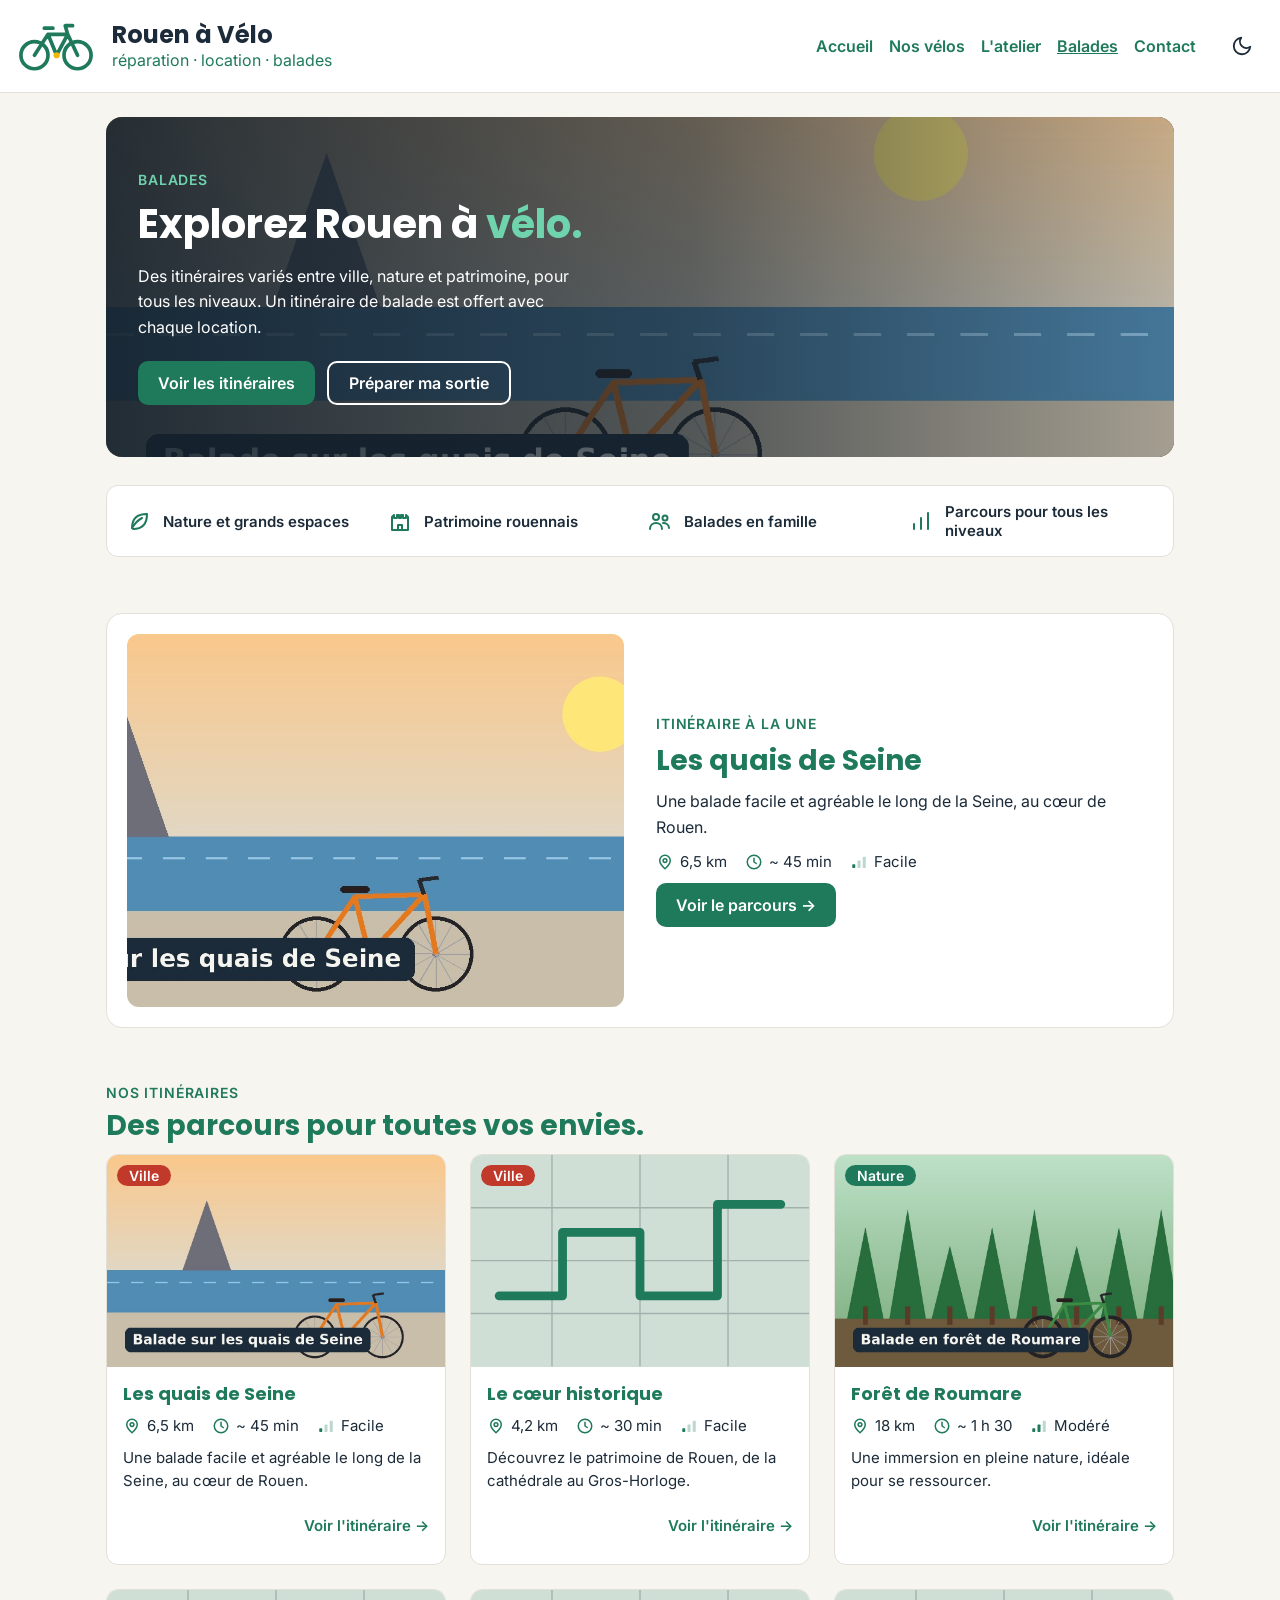
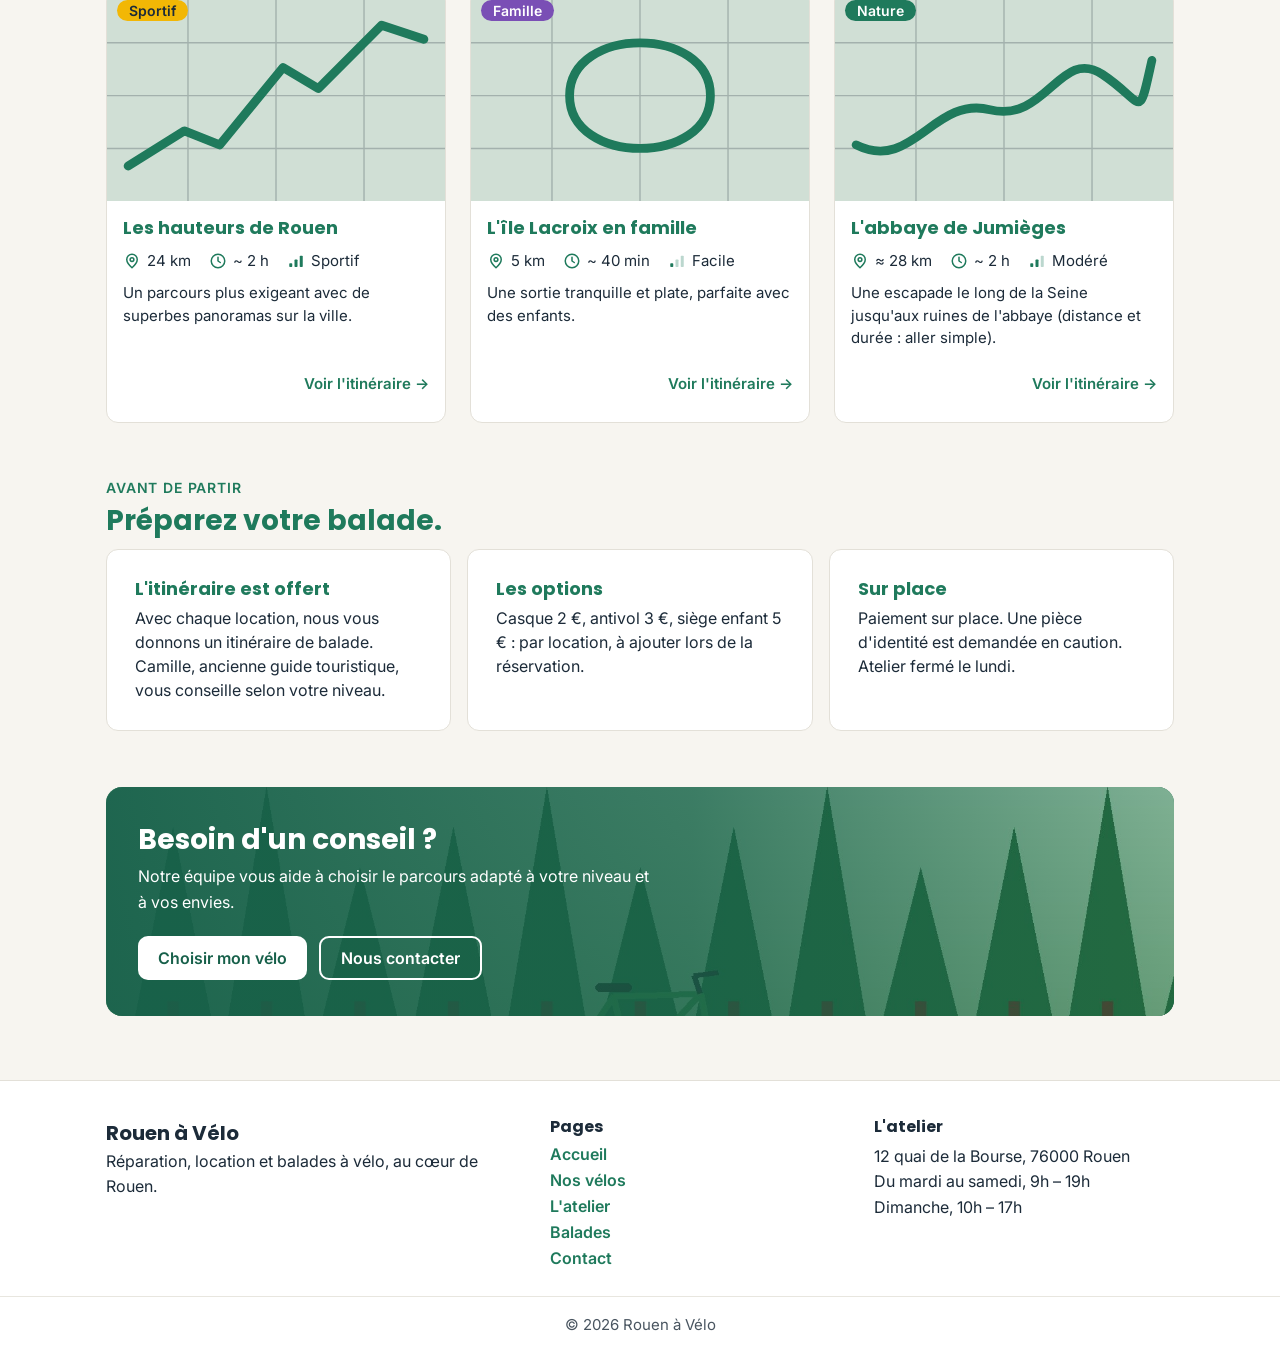
<file: projects/rouen-a-velo/pages/balades.html>
<!DOCTYPE html>
<html lang="fr">
<head>
    <meta charset="UTF-8">
    <meta name="viewport" content="width=device-width, initial-scale=1">
    <title>Balades – Rouen à Vélo</title>
    <!-- Font style -->
    <link rel="preconnect" href="https://fonts.googleapis.com">
    <link rel="preconnect" href="https://fonts.gstatic.com" crossorigin>
    <link href="https://fonts.googleapis.com/css2?family=Inter:wght@400;600&family=Poppins:wght@600;700&display=swap" rel="stylesheet">
    <!-- CSS -->
    <link rel="stylesheet" href="../css/style.css">
    <link rel="stylesheet" href="../css/balades.css">
    <!-- JS -->
    <script src="../js/theme-init.js"></script>
    <script src="../js/main.js" defer></script>
</head>
<body>
<header class="site-header">
    <a class="logo" href="../index.html">
        <!-- Velo SVG -->
        <svg class="rider" viewBox="0 0 130 110" width="80" height="68">
            <g fill="none" stroke="currentColor" stroke-width="6"
               stroke-linecap="round" stroke-linejoin="round">
                <circle cx="30" cy="70" r="22"/>
                <circle cx="100" cy="70" r="22"/>
                <path d="M30 70L52 36L84 36L100 70M52 36L66 70L84 36M46 26L60 26M84 36L80 22L92 22"/>
            </g>
            <circle cx="66" cy="70" r="5" fill="#F2B705"/>
        </svg>
        <span class="logo-text">
            <span class="logo-nom">Rouen à Vélo</span>
            <span class="logo-slogan">réparation · location · balades</span>
        </span>
    </a>
    <!-- Hamburger Button -->
    <button class="menu-toggle" id="menu-toggle" type="button">
        <span class="menu-icon">☰</span>
        <span>Menu</span>
    </button>
    <!-- Main navigation -->
    <nav class="site-nav" id="main-nav">
        <ul>
            <li><a href="../index.html">Accueil</a></li>
            <li><a href="velos.html">Nos vélos</a></li>
            <li><a href="atelier.html">L'atelier</a></li>
            <li><a href="balades.html" class="current">Balades</a></li>
            <li><a href="contact.html">Contact</a></li>
        </ul>
    </nav>
    <!-- Dark mode button -->
    <button class="theme-toggle" id="theme-toggle" type="button" title="Mode clair / sombre">
        <!-- Moon icon -->
        <svg class="icon-moon" viewBox="0 0 24 24" fill="none" stroke="currentColor"
             stroke-width="2" stroke-linecap="round" stroke-linejoin="round">
            <path d="M21 12.8A9 9 0 1 1 11.2 3a7 7 0 0 0 9.8 9.8z"/>
        </svg>
        <!-- Sun icon -->
        <svg class="icon-sun" viewBox="0 0 24 24" fill="none" stroke="currentColor"
             stroke-width="2" stroke-linecap="round" stroke-linejoin="round">
            <circle cx="12" cy="12" r="4"/>
            <path d="M12 2v2M12 20v2M4.9 4.9l1.4 1.4M17.7 17.7l1.4 1.4M2 12h2M20 12h2M4.9 19.1l1.4-1.4M17.7 6.3l1.4-1.4"/>
        </svg>
    </button>
</header>
<main class="page">
    <section class="hero">
        <img class="cover" src="../images/atelier/balade-quais.jpg" alt="" width="1600" height="700">
        <div class="hero-text">
            <p class="eyebrow">Balades</p>
            <h1>Explorez Rouen à <span class="accent">vélo.</span></h1>
            <p>Des itinéraires variés entre ville, nature et patrimoine, pour tous les niveaux.
               Un itinéraire de balade est offert avec chaque location.</p>
            <div class="hero-actions">
                <a class="btn" href="#routes">Voir les itinéraires</a>
                <a class="btn-outline" href="#prepare">Préparer ma sortie</a>
            </div>
        </div>
    </section>
    <ul class="highlights">
        <li><svg class="icon" viewBox="0 0 24 24" fill="none" stroke="currentColor" stroke-width="2" stroke-linecap="round" stroke-linejoin="round"><path d="M5 19c0-9 5-14 15-14 0 10-5 15-14 15"/><path d="M5 19c3-5 6-8 10-10"/></svg><span>Nature et grands espaces</span></li>
        <li><svg class="icon" viewBox="0 0 24 24" fill="none" stroke="currentColor" stroke-width="2" stroke-linecap="round" stroke-linejoin="round"><path d="M4 21V8l2-2v3h3V6h2v3h2V6h2v3h3V6l2 2v13z"/><path d="M10 21v-5h4v5"/></svg><span>Patrimoine rouennais</span></li>
        <li><svg class="icon" viewBox="0 0 24 24" fill="none" stroke="currentColor" stroke-width="2" stroke-linecap="round" stroke-linejoin="round"><circle cx="8" cy="8" r="3"/><circle cx="17" cy="9" r="2.5"/><path d="M2 20c0-4 3-6 6-6s6 2 6 6M15 14c3 0 6 1.5 6 5"/></svg><span>Balades en famille</span></li>
        <li><svg class="icon" viewBox="0 0 24 24" fill="none" stroke="currentColor" stroke-width="2" stroke-linecap="round" stroke-linejoin="round"><path d="M5 20v-5M12 20V9M19 20V4"/></svg><span>Parcours pour tous les niveaux</span></li>
    </ul>
    <section class="featured">
        <img class="featured-photo" src="../images/atelier/balade-quais.jpg" alt="Les quais de Seine à Rouen"
             width="800" height="600" loading="lazy">
        <div>
            <p class="eyebrow">Itinéraire à la une</p>
            <h2>Les quais de Seine</h2>
            <p>Une balade facile et agréable le long de la Seine, au cœur de Rouen.</p>
            <ul class="meta">
                <li><svg viewBox="0 0 24 24" fill="none" stroke="currentColor" stroke-width="2" stroke-linecap="round" stroke-linejoin="round"><path d="M12 21s7-6.2 7-11a7 7 0 1 0-14 0c0 4.8 7 11 7 11z"/><circle cx="12" cy="10" r="2.5"/></svg>6,5 km</li>
                <li><svg viewBox="0 0 24 24" fill="none" stroke="currentColor" stroke-width="2" stroke-linecap="round" stroke-linejoin="round"><circle cx="12" cy="12" r="9"/><path d="M12 7v5l3 2"/></svg>~ 45 min</li>
                <li><svg viewBox="0 0 24 24"><rect x="3" y="15" width="4" height="5" rx="1" fill="currentColor"/><rect x="10" y="10" width="4" height="10" rx="1" opacity=".3" fill="currentColor"/><rect x="17" y="5" width="4" height="15" rx="1" opacity=".3" fill="currentColor"/></svg>Facile</li>
            </ul>
            <details class="route-more">
                <summary class="btn">Voir le parcours</summary>
                <ol class="stops">
                    <li>Départ de l'atelier, quai de la Bourse</li>
                    <li>Le pont Boieldieu</li>
                    <li>Les quais de la rive gauche, avec la vue sur la cathédrale</li>
                    <li>Retour par la rive droite</li>
                </ol>
                <p class="bike-advice">Vélo conseillé : <a href="velos.html">Citadine Bleue ou Le Rouennais</a></p>
            </details>
        </div>
    </section>
    <section id="routes">
        <p class="eyebrow">Nos itinéraires</p>
        <h2>Des parcours pour toutes vos envies.</h2>
        <ul class="route-grid">
            <li class="route-card" id="quais">
                <div class="route-media">
                    <img src="../images/atelier/balade-quais.jpg" alt="Les quais de Seine" width="800" height="600" loading="lazy">
                    <span class="route-badge route-badge-ville">Ville</span>
                </div>
                <div class="route-info">
                    <h3>Les quais de Seine</h3>
                    <ul class="meta">
                        <li><svg viewBox="0 0 24 24" fill="none" stroke="currentColor" stroke-width="2" stroke-linecap="round" stroke-linejoin="round"><path d="M12 21s7-6.2 7-11a7 7 0 1 0-14 0c0 4.8 7 11 7 11z"/><circle cx="12" cy="10" r="2.5"/></svg>6,5 km</li>
                        <li><svg viewBox="0 0 24 24" fill="none" stroke="currentColor" stroke-width="2" stroke-linecap="round" stroke-linejoin="round"><circle cx="12" cy="12" r="9"/><path d="M12 7v5l3 2"/></svg>~ 45 min</li>
                        <li><svg viewBox="0 0 24 24"><rect x="3" y="15" width="4" height="5" rx="1" fill="currentColor"/><rect x="10" y="10" width="4" height="10" rx="1" opacity=".3" fill="currentColor"/><rect x="17" y="5" width="4" height="15" rx="1" opacity=".3" fill="currentColor"/></svg>Facile</li>
                    </ul>
                    <p>Une balade facile et agréable le long de la Seine, au cœur de Rouen.</p>
                    <details class="route-more">
                        <summary>Voir l'itinéraire</summary>
                        <ol class="stops">
                            <li>Départ de l'atelier, quai de la Bourse</li>
                            <li>Le pont Boieldieu</li>
                            <li>Les quais de la rive gauche, avec la vue sur la cathédrale</li>
                            <li>Retour par la rive droite</li>
                        </ol>
                        <p class="bike-advice">Vélo conseillé : <a href="velos.html">Citadine Bleue ou Le Rouennais</a></p>
                    </details>
                </div>
            </li>
            <li class="route-card" id="coeur">
                <div class="route-media route-media-map">
                    <svg class="map-drawing" viewBox="0 0 100 60" preserveAspectRatio="xMidYMid slice">
                        <path d="M0 15H100M0 30H100M0 45H100M25 0V60M50 0V60M75 0V60" stroke="currentColor" stroke-width=".4" opacity=".25"/>
                        <path d="M10 40 L28 40 L28 22 L50 22 L50 40 L72 40 L72 14 L90 14" fill="none" stroke="var(--links)" stroke-width="2.5" stroke-linecap="round" stroke-linejoin="round"/>
                    </svg>
                    <span class="route-badge route-badge-ville">Ville</span>
                </div>
                <div class="route-info">
                    <h3>Le cœur historique</h3>
                    <ul class="meta">
                        <li><svg viewBox="0 0 24 24" fill="none" stroke="currentColor" stroke-width="2" stroke-linecap="round" stroke-linejoin="round"><path d="M12 21s7-6.2 7-11a7 7 0 1 0-14 0c0 4.8 7 11 7 11z"/><circle cx="12" cy="10" r="2.5"/></svg>4,2 km</li>
                        <li><svg viewBox="0 0 24 24" fill="none" stroke="currentColor" stroke-width="2" stroke-linecap="round" stroke-linejoin="round"><circle cx="12" cy="12" r="9"/><path d="M12 7v5l3 2"/></svg>~ 30 min</li>
                        <li><svg viewBox="0 0 24 24"><rect x="3" y="15" width="4" height="5" rx="1" fill="currentColor"/><rect x="10" y="10" width="4" height="10" rx="1" opacity=".3" fill="currentColor"/><rect x="17" y="5" width="4" height="15" rx="1" opacity=".3" fill="currentColor"/></svg>Facile</li>
                    </ul>
                    <p>Découvrez le patrimoine de Rouen, de la cathédrale au Gros-Horloge.</p>
                    <details class="route-more">
                        <summary>Voir l'itinéraire</summary>
                        <ol class="stops">
                            <li>La cathédrale Notre-Dame</li>
                            <li>Le Gros-Horloge</li>
                            <li>La place du Vieux-Marché</li>
                            <li>L'Aître Saint-Maclou</li>
                        </ol>
                        <p class="bike-advice">Vélo conseillé : <a href="velos.html">Le Rouennais</a></p>
                    </details>
                </div>
            </li>
            <li class="route-card" id="roumare">
                <div class="route-media">
                    <img src="../images/atelier/balade-foret.jpg" alt="Forêt de Roumare" width="800" height="600" loading="lazy">
                    <span class="route-badge route-badge-nature">Nature</span>
                </div>
                <div class="route-info">
                    <h3>Forêt de Roumare</h3>
                    <ul class="meta">
                        <li><svg viewBox="0 0 24 24" fill="none" stroke="currentColor" stroke-width="2" stroke-linecap="round" stroke-linejoin="round"><path d="M12 21s7-6.2 7-11a7 7 0 1 0-14 0c0 4.8 7 11 7 11z"/><circle cx="12" cy="10" r="2.5"/></svg>18 km</li>
                        <li><svg viewBox="0 0 24 24" fill="none" stroke="currentColor" stroke-width="2" stroke-linecap="round" stroke-linejoin="round"><circle cx="12" cy="12" r="9"/><path d="M12 7v5l3 2"/></svg>~ 1 h 30</li>
                        <li><svg viewBox="0 0 24 24"><rect x="3" y="15" width="4" height="5" rx="1" fill="currentColor"/><rect x="10" y="10" width="4" height="10" rx="1" fill="currentColor"/><rect x="17" y="5" width="4" height="15" rx="1" opacity=".3" fill="currentColor"/></svg>Modéré</li>
                    </ul>
                    <p>Une immersion en pleine nature, idéale pour se ressourcer.</p>
                    <details class="route-more">
                        <summary>Voir l'itinéraire</summary>
                        <ol class="stops">
                            <li>Sortie de Rouen par les bords de Seine</li>
                            <li>L'entrée de la forêt</li>
                            <li>Les chemins forestiers</li>
                            <li>Pause au calme, puis retour</li>
                        </ol>
                        <p class="bike-advice">Vélo conseillé : <a href="velos.html">VTT Forêt Verte</a></p>
                    </details>
                </div>
            </li>
            <li class="route-card" id="hauteurs">
                <div class="route-media route-media-map">
                    <svg class="map-drawing" viewBox="0 0 100 60" preserveAspectRatio="xMidYMid slice">
                        <path d="M0 15H100M0 30H100M0 45H100M25 0V60M50 0V60M75 0V60" stroke="currentColor" stroke-width=".4" opacity=".25"/>
                        <path d="M8 50 L24 40 L34 44 L52 22 L62 28 L80 10 L92 14" fill="none" stroke="var(--links)" stroke-width="2.5" stroke-linecap="round" stroke-linejoin="round"/>
                    </svg>
                    <span class="route-badge route-badge-sportif">Sportif</span>
                </div>
                <div class="route-info">
                    <h3>Les hauteurs de Rouen</h3>
                    <ul class="meta">
                        <li><svg viewBox="0 0 24 24" fill="none" stroke="currentColor" stroke-width="2" stroke-linecap="round" stroke-linejoin="round"><path d="M12 21s7-6.2 7-11a7 7 0 1 0-14 0c0 4.8 7 11 7 11z"/><circle cx="12" cy="10" r="2.5"/></svg>24 km</li>
                        <li><svg viewBox="0 0 24 24" fill="none" stroke="currentColor" stroke-width="2" stroke-linecap="round" stroke-linejoin="round"><circle cx="12" cy="12" r="9"/><path d="M12 7v5l3 2"/></svg>~ 2 h</li>
                        <li><svg viewBox="0 0 24 24"><rect x="3" y="15" width="4" height="5" rx="1" fill="currentColor"/><rect x="10" y="10" width="4" height="10" rx="1" fill="currentColor"/><rect x="17" y="5" width="4" height="15" rx="1" fill="currentColor"/></svg>Sportif</li>
                    </ul>
                    <p>Un parcours plus exigeant avec de superbes panoramas sur la ville.</p>
                    <details class="route-more">
                        <summary>Voir l'itinéraire</summary>
                        <ol class="stops">
                            <li>La côte Sainte-Catherine</li>
                            <li>Le belvédère de Bonsecours</li>
                            <li>Les crêtes au-dessus de la Seine</li>
                            <li>Descente vers le centre</li>
                        </ol>
                        <p class="bike-advice">Vélo conseillé : <a href="velos.html">VTT Électrique Côte</a></p>
                    </details>
                </div>
            </li>
            <li class="route-card" id="lacroix">
                <div class="route-media route-media-map">
                    <svg class="map-drawing" viewBox="0 0 100 60" preserveAspectRatio="xMidYMid slice">
                        <path d="M0 15H100M0 30H100M0 45H100M25 0V60M50 0V60M75 0V60" stroke="currentColor" stroke-width=".4" opacity=".25"/>
                        <path d="M30 30 C30 10 70 10 70 30 S30 50 30 30" fill="none" stroke="var(--links)" stroke-width="2.5" stroke-linecap="round" stroke-linejoin="round"/>
                    </svg>
                    <span class="route-badge route-badge-famille">Famille</span>
                </div>
                <div class="route-info">
                    <h3>L'île Lacroix en famille</h3>
                    <ul class="meta">
                        <li><svg viewBox="0 0 24 24" fill="none" stroke="currentColor" stroke-width="2" stroke-linecap="round" stroke-linejoin="round"><path d="M12 21s7-6.2 7-11a7 7 0 1 0-14 0c0 4.8 7 11 7 11z"/><circle cx="12" cy="10" r="2.5"/></svg>5 km</li>
                        <li><svg viewBox="0 0 24 24" fill="none" stroke="currentColor" stroke-width="2" stroke-linecap="round" stroke-linejoin="round"><circle cx="12" cy="12" r="9"/><path d="M12 7v5l3 2"/></svg>~ 40 min</li>
                        <li><svg viewBox="0 0 24 24"><rect x="3" y="15" width="4" height="5" rx="1" fill="currentColor"/><rect x="10" y="10" width="4" height="10" rx="1" opacity=".3" fill="currentColor"/><rect x="17" y="5" width="4" height="15" rx="1" opacity=".3" fill="currentColor"/></svg>Facile</li>
                    </ul>
                    <p>Une sortie tranquille et plate, parfaite avec des enfants.</p>
                    <details class="route-more">
                        <summary>Voir l'itinéraire</summary>
                        <ol class="stops">
                            <li>Traversée de la Seine</li>
                            <li>Le tour de l'île Lacroix</li>
                            <li>Pause pique-nique</li>
                            <li>Retour à l'atelier</li>
                        </ol>
                        <p class="bike-advice">Vélo conseillé : <a href="velos.html">Cargo Familial ou Junior 20 pouces</a></p>
                    </details>
                </div>
            </li>
            <li class="route-card" id="jumieges">
                <div class="route-media route-media-map">
                    <svg class="map-drawing" viewBox="0 0 100 60" preserveAspectRatio="xMidYMid slice">
                        <path d="M0 15H100M0 30H100M0 45H100M25 0V60M50 0V60M75 0V60" stroke="currentColor" stroke-width=".4" opacity=".25"/>
                        <path d="M8 44 C24 52 30 30 46 34 S66 16 78 24 S88 38 92 20" fill="none" stroke="var(--links)" stroke-width="2.5" stroke-linecap="round" stroke-linejoin="round"/>
                    </svg>
                    <span class="route-badge route-badge-nature">Nature</span>
                </div>
                <div class="route-info">
                    <h3>L'abbaye de Jumièges</h3>
                    <ul class="meta">
                        <li><svg viewBox="0 0 24 24" fill="none" stroke="currentColor" stroke-width="2" stroke-linecap="round" stroke-linejoin="round"><path d="M12 21s7-6.2 7-11a7 7 0 1 0-14 0c0 4.8 7 11 7 11z"/><circle cx="12" cy="10" r="2.5"/></svg>≈ 28 km</li>
                        <li><svg viewBox="0 0 24 24" fill="none" stroke="currentColor" stroke-width="2" stroke-linecap="round" stroke-linejoin="round"><circle cx="12" cy="12" r="9"/><path d="M12 7v5l3 2"/></svg>~ 2 h</li>
                        <li><svg viewBox="0 0 24 24"><rect x="3" y="15" width="4" height="5" rx="1" fill="currentColor"/><rect x="10" y="10" width="4" height="10" rx="1" fill="currentColor"/><rect x="17" y="5" width="4" height="15" rx="1" opacity=".3" fill="currentColor"/></svg>Modéré</li>
                    </ul>
                    <p>Une escapade le long de la Seine jusqu'aux ruines de l'abbaye (distance et durée : aller simple).</p>
                    <details class="route-more">
                        <summary>Voir l'itinéraire</summary>
                        <ol class="stops">
                            <li>Départ de Rouen par les bords de Seine</li>
                            <li>Les boucles de la Seine</li>
                            <li>L'abbaye de Jumièges</li>
                            <li>Retour à vélo</li>
                        </ol>
                        <p class="bike-advice">Vélo conseillé : <a href="velos.html">Citadine Électrique</a></p>
                    </details>
                </div>
            </li>
        </ul>
    </section>
    <section id="prepare">
        <p class="eyebrow">Avant de partir</p>
        <h2>Préparez votre balade.</h2>
        <ul class="tips">
            <li class="card">
                <h3>L'itinéraire est offert</h3>
                <p>Avec chaque location, nous vous donnons un itinéraire de balade. Camille, ancienne guide touristique, vous conseille selon votre niveau.</p>
            </li>
            <li class="card">
                <h3>Les options</h3>
                <p>Casque 2 €, antivol 3 €, siège enfant 5 € : par location, à ajouter lors de la réservation.</p>
            </li>
            <li class="card">
                <h3>Sur place</h3>
                <p>Paiement sur place. Une pièce d'identité est demandée en caution. Atelier fermé le lundi.</p>
            </li>
        </ul>
    </section>
    <section class="cta">
        <img class="cover" src="../images/atelier/balade-foret.jpg" alt="" width="1600" height="700" loading="lazy">
        <div class="cta-text">
            <h2>Besoin d'un conseil ?</h2>
            <p>Notre équipe vous aide à choisir le parcours adapté à votre niveau et à vos envies.</p>
            <div class="hero-actions">
                <a class="btn" href="velos.html">Choisir mon vélo</a>
                <a class="btn-outline" href="contact.html">Nous contacter</a>
            </div>
        </div>
    </section>

</main>

<footer class="site-footer">
    <div class="wrap footer-inner">
        <div>
            <p class="footer-name">Rouen à Vélo</p>
            <p>Réparation, location et balades à vélo, au cœur de Rouen.</p>
        </div>
        <div>
            <h2>Pages</h2>
            <ul>
                <li><a href="../index.html">Accueil</a></li>
                <li><a href="velos.html">Nos vélos</a></li>
                <li><a href="atelier.html">L'atelier</a></li>
                <li><a href="balades.html" class="current">Balades</a></li>
                <li><a href="contact.html">Contact</a></li>
            </ul>
        </div>
        <div>
            <h2>L'atelier</h2>
            <p>12 quai de la Bourse, 76000 Rouen<br>Du mardi au samedi, 9h – 19h<br>Dimanche, 10h – 17h</p>
        </div>
    </div>
    <p class="footer-note">© 2026 Rouen à Vélo</p>
</footer>
</body>
</html>
</file>
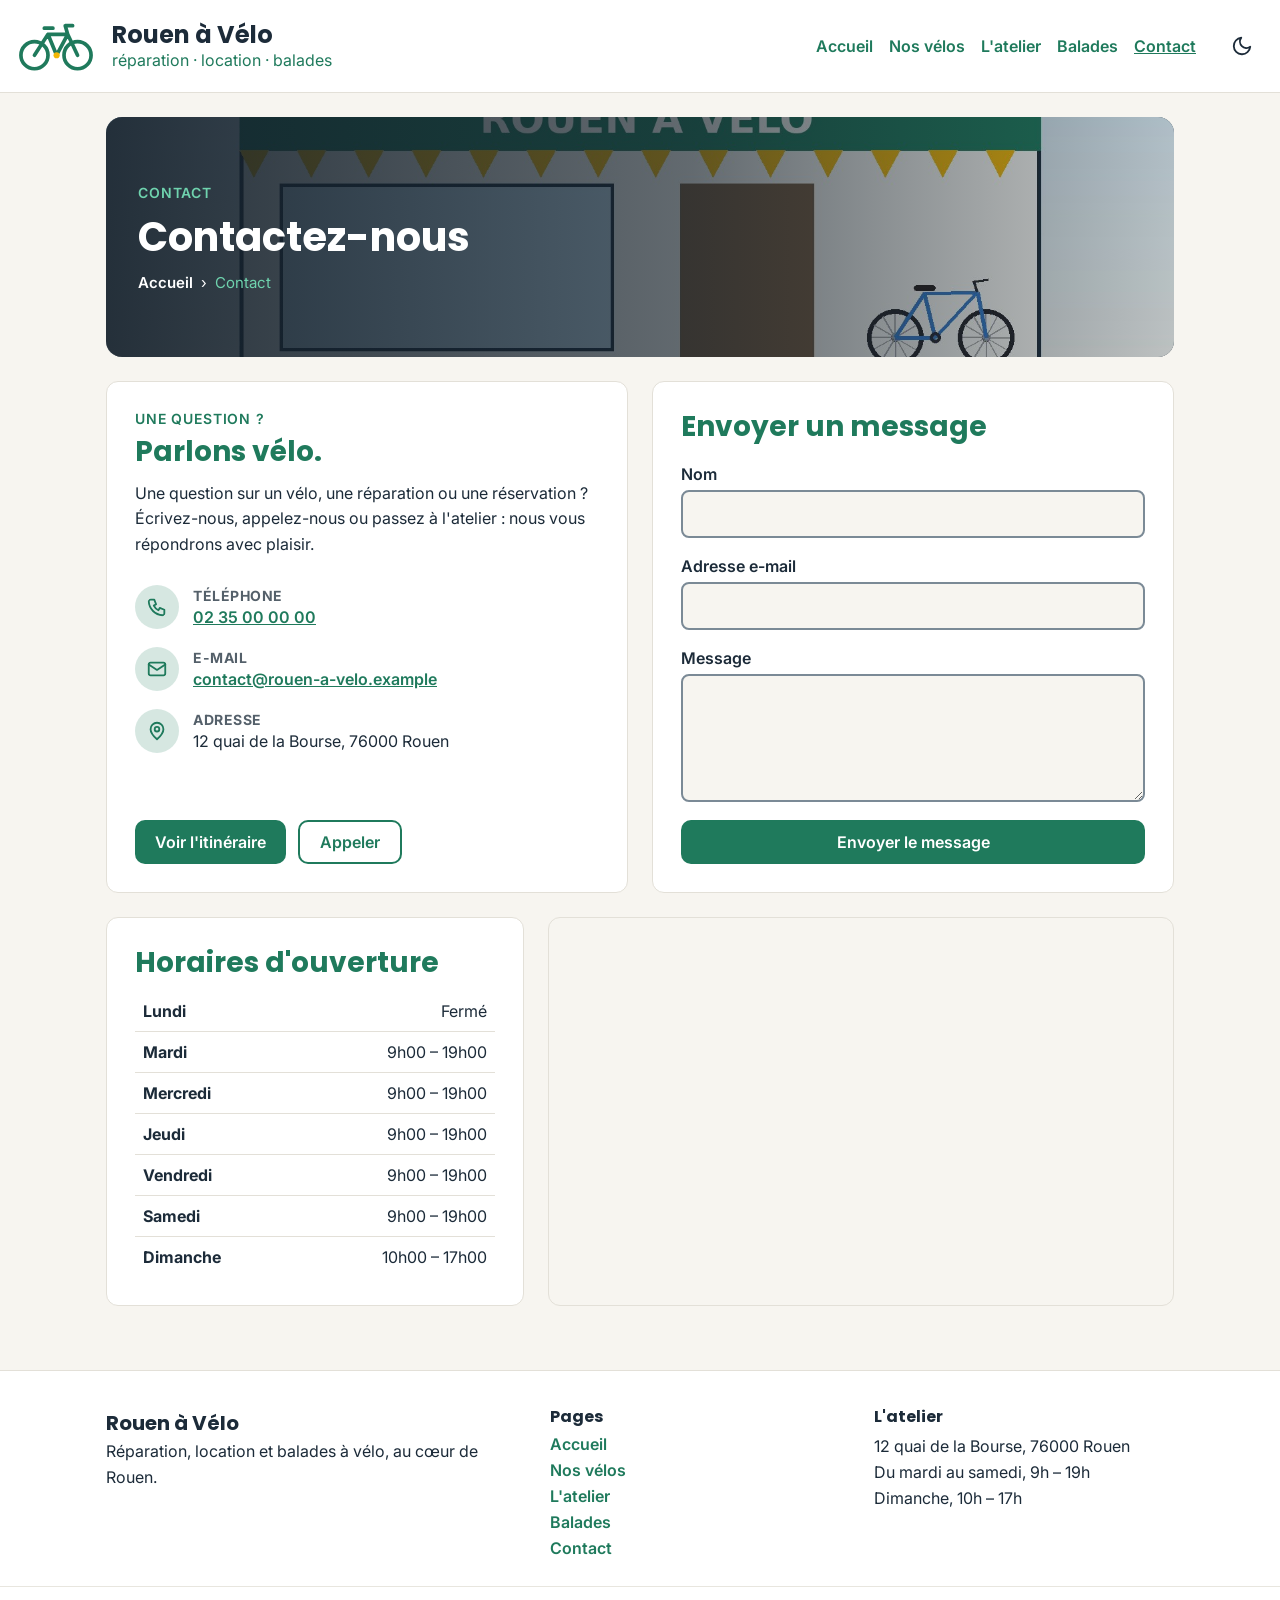
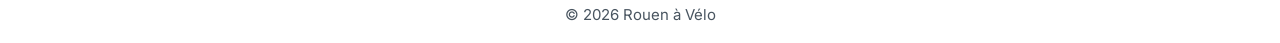
<file: projects/rouen-a-velo/pages/contact.html>
<!DOCTYPE html>
<html lang="fr">
<head>
    <meta charset="UTF-8">
    <meta name="viewport" content="width=device-width, initial-scale=1">
    <title>Contact – Rouen à Vélo</title>
    <!-- Font style -->
    <link rel="preconnect" href="https://fonts.googleapis.com">
    <link rel="preconnect" href="https://fonts.gstatic.com" crossorigin>
    <link href="https://fonts.googleapis.com/css2?family=Inter:wght@400;600&family=Poppins:wght@600;700&display=swap" rel="stylesheet">
    <!-- CSS -->
    <link rel="stylesheet" href="../css/style.css">
    <link rel="stylesheet" href="../css/contact.css">
    <!-- JS -->
    <script src="../js/theme-init.js"></script>
    <script src="../js/main.js" defer></script>
</head>
<body>
<header class="site-header">
    <a class="logo" href="../index.html">
        <!-- Velo SVG -->
        <svg class="rider" viewBox="0 0 130 110" width="80" height="68">
            <g fill="none" stroke="currentColor" stroke-width="6"
               stroke-linecap="round" stroke-linejoin="round">
                <circle cx="30" cy="70" r="22"/>
                <circle cx="100" cy="70" r="22"/>
                <path d="M30 70L52 36L84 36L100 70M52 36L66 70L84 36M46 26L60 26M84 36L80 22L92 22"/>
            </g>
            <circle cx="66" cy="70" r="5" fill="#F2B705"/>
        </svg>
        <span class="logo-text">
            <span class="logo-nom">Rouen à Vélo</span>
            <span class="logo-slogan">réparation · location · balades</span>
        </span>
    </a>
    <!-- Hamburger Button -->
    <button class="menu-toggle" id="menu-toggle" type="button">
        <span class="menu-icon">☰</span>
        <span>Menu</span>
    </button>
    <!-- Main navigation -->
    <nav class="site-nav" id="main-nav">
        <ul>
            <li><a href="../index.html">Accueil</a></li>
            <li><a href="velos.html">Nos vélos</a></li>
            <li><a href="atelier.html">L'atelier</a></li>
            <li><a href="balades.html">Balades</a></li>
            <li><a href="contact.html" class="current">Contact</a></li>
        </ul>
    </nav>
    <!-- Dark mode button -->
    <button class="theme-toggle" id="theme-toggle" type="button" title="Mode clair / sombre">
        <!-- Moon icon -->
        <svg class="icon-moon" viewBox="0 0 24 24" fill="none" stroke="currentColor"
             stroke-width="2" stroke-linecap="round" stroke-linejoin="round">
            <path d="M21 12.8A9 9 0 1 1 11.2 3a7 7 0 0 0 9.8 9.8z"/>
        </svg>
        <!-- Sun icon -->
        <svg class="icon-sun" viewBox="0 0 24 24" fill="none" stroke="currentColor"
             stroke-width="2" stroke-linecap="round" stroke-linejoin="round">
            <circle cx="12" cy="12" r="4"/>
            <path d="M12 2v2M12 20v2M4.9 4.9l1.4 1.4M17.7 17.7l1.4 1.4M2 12h2M20 12h2M4.9 19.1l1.4-1.4M17.7 6.3l1.4-1.4"/>
        </svg>
    </button>
</header>
<main class="page">
    <section class="hero hero-small">
        <img class="cover" src="../images/atelier/boutique.jpg" alt="" width="1600" height="700" style="object-position: center 50%;">
        <div class="hero-text">
            <p class="eyebrow">Contact</p>
            <h1>Contactez-nous</h1>
            <nav class="breadcrumb">
                <a href="../index.html">Accueil</a>
                <span>›</span>
                <span class="current">Contact</span>
            </nav>
        </div>
    </section>
    <div class="contact-grid">
        <section class="card info-card">
            <p class="eyebrow">Une question ?</p>
            <h2>Parlons vélo.</h2>
            <p class="lead">Une question sur un vélo, une réparation ou une réservation ?
               Écrivez-nous, appelez-nous ou passez à l'atelier : nous vous répondrons avec plaisir.</p>
            <ul class="contact-list">
                <li><svg class="icon" viewBox="0 0 24 24" fill="none" stroke="currentColor" stroke-width="2" stroke-linecap="round" stroke-linejoin="round"><path d="M5 4h4l2 5-2.5 1.5a11 11 0 0 0 5 5L15 13l5 2v4a2 2 0 0 1-2 2A16 16 0 0 1 3 6a2 2 0 0 1 2-2z"/></svg><span><strong>Téléphone</strong><a href="tel:+33235000000">02 35 00 00 00</a></span></li>
                <li><svg class="icon" viewBox="0 0 24 24" fill="none" stroke="currentColor" stroke-width="2" stroke-linecap="round" stroke-linejoin="round"><rect x="3" y="5" width="18" height="14" rx="2"/><path d="M3 7l9 6 9-6"/></svg><span><strong>E-mail</strong><a href="mailto:contact@rouen-a-velo.example">contact@rouen-a-velo.example</a></span></li>
                <li><svg class="icon" viewBox="0 0 24 24" fill="none" stroke="currentColor" stroke-width="2" stroke-linecap="round" stroke-linejoin="round"><path d="M12 21s7-6.2 7-11a7 7 0 1 0-14 0c0 4.8 7 11 7 11z"/><circle cx="12" cy="10" r="2.5"/></svg><span><strong>Adresse</strong>12 quai de la Bourse, 76000 Rouen</span></li>
            </ul>
            <div class="find-actions">
                <a class="btn" href="https://www.google.com/maps/search/?api=1&amp;query=12+Quai+de+la+Bourse+76000+Rouen"
                   target="_blank" rel="noopener">Voir l'itinéraire</a>
                <a class="btn-outline" href="tel:+33235000000">Appeler</a>
            </div>
        </section>
        <section class="card form-card">
            <h2>Envoyer un message</h2>
            <!-- Shown by the :target rule in contact.css when the form is sent (the address ends with #merci) -->
            <div class="form-success" id="merci">
                <h3>Merci pour votre message !</h3>
                <p>Nous vous répondrons dès que possible.</p>
            </div>
            <form id="contact-form" action="contact.html#merci">
                <div class="field">
                    <label for="name">Nom</label>
                    <input type="text" id="name" name="name" autocomplete="name" minlength="2" required>
                </div>
                <div class="field">
                    <label for="email">Adresse e-mail</label>
                    <input type="email" id="email" name="email" autocomplete="email" required>
                </div>
                <div class="field">
                    <label for="message">Message</label>
                    <textarea id="message" name="message" rows="5" minlength="10" required></textarea>
                </div>
                <button class="btn" type="submit">Envoyer le message</button>
            </form>
        </section>
    </div>
    <!-- Hours and Map -->
    <div class="info-grid">
        <section class="card">
            <h2>Horaires d'ouverture</h2>
            <table class="hours">
                <tbody>
                    <tr><th scope="row">Lundi</th><td>Fermé</td></tr>
                    <tr><th scope="row">Mardi</th><td>9h00 – 19h00</td></tr>
                    <tr><th scope="row">Mercredi</th><td>9h00 – 19h00</td></tr>
                    <tr><th scope="row">Jeudi</th><td>9h00 – 19h00</td></tr>
                    <tr><th scope="row">Vendredi</th><td>9h00 – 19h00</td></tr>
                    <tr><th scope="row">Samedi</th><td>9h00 – 19h00</td></tr>
                    <tr><th scope="row">Dimanche</th><td>10h00 – 17h00</td></tr>
                </tbody>
            </table>
        </section>
        <section class="map-card">
            <iframe class="map"
                    title="Plan d'accès à l'atelier Rouen à Vélo, 12 quai de la Bourse, Rouen"
                    src="https://maps.google.com/maps?q=12%20Quai%20de%20la%20Bourse%2C%2076000%20Rouen&amp;output=embed"
                    referrerpolicy="no-referrer-when-downgrade"></iframe>
        </section>
    </div>
</main>
<footer class="site-footer">
    <div class="wrap footer-inner">
        <div>
            <p class="footer-name">Rouen à Vélo</p>
            <p>Réparation, location et balades à vélo, au cœur de Rouen.</p>
        </div>
        <div>
            <h2>Pages</h2>
            <ul>
                <li><a href="../index.html">Accueil</a></li>
                <li><a href="velos.html">Nos vélos</a></li>
                <li><a href="atelier.html">L'atelier</a></li>
                <li><a href="balades.html">Balades</a></li>
                <li><a href="contact.html" class="current">Contact</a></li>
            </ul>
        </div>
        <div>
            <h2>L'atelier</h2>
            <p>12 quai de la Bourse, 76000 Rouen<br>Du mardi au samedi, 9h – 19h<br>Dimanche, 10h – 17h</p>
        </div>
    </div>
    <p class="footer-note">© 2026 Rouen à Vélo</p>
</footer>
</body>
</html>
</file>
<file: css/style.css>
/*
GLOBAL SETTINGS
 */
:root {
    /* brand palette */
    --mint: #A3D8A3;
    --green: #4A7E4A;
    --forest: #0C3B0C;
    --ink: #1A1A1A;
    --sage: #D0E0D0;

    /* roles — these change between light and dark theme */
    --bg: #FBFDF9;
    --text: #1A1A1A;
    --muted: #4C5E4C;
    --brand-bg: var(--mint);    /* header, hero and the "next on my list" note */
    --brand-text: #10200F;
    --band: var(--sage);
    --card: var(--green);
    --line: rgba(12, 59, 12, 0.18);
    --accent: var(--forest);
    --soft: var(--green);       /* italic words and small labels */
    --error: #B3261E;
    --btn-bg: #111;
    --btn-text: #fff;
    --foot: var(--ink);

    --display: "Bricolage Grotesque", "Segoe UI", system-ui, sans-serif;
    --serif: "Instrument Serif", Georgia, serif;
    --mono: "JetBrains Mono", ui-monospace, Consolas, monospace;
    --ease: cubic-bezier(0.22, 1, 0.36, 1);
    --wrap: 1240px;
}
/* dark theme: js/theme.js and js/main.js put the "dark" class on <html> */
:root.dark {
    color-scheme: dark;     /* dark scrollbars, checkboxes and dropdown lists */
    --bg: #101510;
    --text: #E7F1E4;
    --muted: #A5B8A3;
    --brand-bg: #112A16;        /* a darker, dimmer green than the light theme's */
    --brand-text: #DDF2DA;
    --band: #172117;
    --card: #2B522B;
    --line: rgba(163, 216, 163, 0.2);
    --accent: var(--mint);
    --soft: var(--mint);
    --error: #FF9B93;
    --btn-bg: var(--mint);
    --btn-text: #0E1F0E;
    --foot: #0A0D0A;
}
html {
    scroll-behavior: smooth;
    scroll-padding-top: 90px;
}
* {
    box-sizing: border-box;
}
body {
    margin: 0;
    font-family: var(--display);
    font-size: 1.05rem;
    line-height: 1.65;
    color: var(--text);
    background: var(--bg);
    overflow-x: clip; /* clip (not hidden) keeps the sticky header working */
    transition: background 0.4s, color 0.4s;
    -webkit-font-smoothing: antialiased;
}
/* stops the slanted band and the blobs from creating sideways scroll */
main {
    overflow-x: clip;
}
img {
    max-width: 100%;
}
h1, h2, h3 {
    line-height: 1.05;
    margin: 0;
    text-wrap: balance;
}
em {
    font-family: var(--serif);
    font-style: italic;
    font-weight: 400;
    letter-spacing: 0;
}
::selection {
    background: var(--forest);
    color: var(--mint);
}
:focus-visible {
    outline: 2px solid var(--accent);
    outline-offset: 4px;
    border-radius: 4px;
}
.eyebrow {
    font-family: var(--mono);
    font-size: 0.8rem;
    font-weight: 500;
    letter-spacing: 0.14em;
    text-transform: uppercase;
    margin: 0 0 1.2rem;
    color: var(--soft);
}
/*
HEADER
 */
header {
    position: sticky; top: 0;
    z-index: 50;
    background: var(--brand-bg);
    display: grid;
    grid-template-columns: 1fr auto 1fr;
    align-items: center;
    padding: 0.5rem 2rem;
    transition: background 0.4s, box-shadow 0.3s;
}
.scrolled header {
    box-shadow: 0 6px 24px rgba(0, 0, 0, 0.12);
}
.headl, .headr {
    display: flex;
    gap: clamp(2rem, 8vw, 150px);
}
.headl {
    justify-self: end;
    margin-right: clamp(2rem, 8vw, 150px);
}
.headr {
    justify-self: start;
    margin-left: clamp(2rem, 8vw, 150px);
}
.headl a, .headr a {
    position: relative;
    text-decoration: none;
    color: var(--brand-text);
    font-weight: 500;
    padding: 6px 0;
}
/* underline that grows on hover */
.headl a::after, .headr a::after {
    content: "";
    position: absolute;
    left: 0; bottom: 0;
    width: 100%;
    height: 2px;
    background: currentColor;
    transform: scaleX(0);
    transform-origin: right;
    transition: transform 0.4s var(--ease);
}
/* shown on hover, and on the link of the page you are on */
.headl a:hover::after, .headr a:hover::after,
.headl [aria-current]::after, .headr [aria-current]::after {
    transform: scaleX(1);
    transform-origin: left;
}
.logo {
    display: grid;
    place-items: center;
    /* same colour as the header so the circle blends into it */
    background: var(--brand-bg);
    width: 100px;
    height: 100px;
    border-radius: 50%;
    justify-self: center;
    align-self: start;
    margin-bottom: -50px;
    transition: background 0.4s;
}
.logo img {
    height: 70px;
    width: auto;
    display: block;
}
/* dark theme: swap to the light version of the logo */
.dark .logo img {
    content: url("../images/logo-light.webp");
}
.theme-toggle {
    position: absolute;
    right: 2rem; top: 50%;
    translate: 0 -50%;
    width: 52px;
    height: 28px;
    padding: 3px;
    border: 1.5px solid var(--brand-text);
    border-radius: 99px;
    background: transparent;
    cursor: pointer;
}
.theme-toggle__dot {
    position: relative;
    display: block;
    width: 19px;
    height: 19px;
    border-radius: 50%;
    background: var(--brand-text);
    overflow: hidden;
    transition: transform 0.45s var(--ease);
}
/* a circle in the header colour, parked outside the dot on the light theme */
.theme-toggle__dot::after {
    content: "";
    position: absolute;
    top: -3px; left: 6px;
    width: 16px;
    height: 16px;
    border-radius: 50%;
    background: var(--brand-bg);
    transform: translate(14px, -14px);
    transition: transform 0.45s var(--ease), background 0.4s;
}
.dark .theme-toggle__dot {
    transform: translateX(24px);
}
/* dark theme: the circle slides over the dot and cuts it into a crescent moon */
.dark .theme-toggle__dot::after {
    transform: none;
}
/* language switch: on the left of the header, mirroring the theme toggle */
.lang-toggle {
    position: absolute;
    left: 2rem; top: 50%;
    translate: 0 -50%;
    height: 28px;
    padding: 0 10px;
    border: 1.5px solid var(--brand-text);
    border-radius: 99px;
    background: transparent;
    color: var(--brand-text);
    font: 600 0.72rem var(--mono);
    letter-spacing: 0.1em;
    cursor: pointer;
    transition: background 0.3s, color 0.3s;
}
.lang-toggle:hover {
    background: var(--brand-text);
    color: var(--brand-bg);
}
/* phones only: see the RESPONSIVE section */
.burger, .mobile-menu {
    display: none;
}
.progress {
    position: fixed;
    top: 0; left: 0;
    z-index: 60;
    width: 100%;
    height: 3px;
    background: var(--accent);
    transform: scaleX(0);
    transform-origin: left;
}
/*
FOOTER
 */
footer {
    color: white;
    background: var(--foot);
    padding: 0 32px;
}
.footrow {
    display: flex;
    justify-content: space-between;
    align-items: center;
    flex-wrap: wrap;
    gap: 0 2rem;
    max-width: var(--wrap);
    margin: 0 auto;
    padding: 16px 0;
    font-size: 0.9rem;
    color: rgba(255, 255, 255, 0.7);
}
.cta {
    max-width: var(--wrap);
    margin: 0 auto;
    padding: 110px 0 90px;
    border-bottom: 1px solid rgba(255, 255, 255, 0.15);
}
.cta .eyebrow {
    color: var(--mint);
}
.cta__link {
    display: inline-block;
    color: white;
    text-decoration: none;
    font-size: clamp(3.5rem, 13vw, 11rem);
    font-weight: 700;
    line-height: 0.95;
    letter-spacing: -0.04em;
    transition: color 0.3s;
}
.cta__link em {
    color: var(--mint);
}
.cta__link span {
    display: inline-block;
    font-size: 0.6em;
    transition: transform 0.5s var(--ease);
}
.cta__link:hover {
    color: var(--mint);
}
.cta__link:hover span {
    transform: translateX(0.25em) rotate(-45deg);
}
/*
MAIN:BANNER
 */
#banner {
    position: relative;
    background: var(--brand-bg);
    color: var(--brand-text);
    display: grid;
    grid-template-columns: 1.1fr 0.9fr;
    align-items: center;
    gap: 2rem;
    min-height: calc(100vh - 68px);
    padding: 90px max(2rem, calc((100vw - var(--wrap)) / 2)) 110px;
    overflow: hidden;
    transition: background 0.4s, color 0.4s;
}
.bantxt {
    position: relative;
    z-index: 2;
}
#banner .eyebrow {
    color: inherit;
}
.wave {
    display: inline-block;
    transform-origin: 70% 70%;
    animation: wave 2.4s 1.2s ease-in-out 2;
}
#banner h1 {
    font-size: clamp(3.2rem, 8.4vw, 8rem);
    font-weight: 800;
    letter-spacing: -0.045em;
    line-height: 0.92;
}
/* small line under the name: what I do and where */
.role {
    display: flex;
    align-items: center;
    gap: 12px;
    margin: 1.3rem 0 0;
    font: 500 0.8rem var(--mono);
    letter-spacing: 0.14em;
    text-transform: uppercase;
}
.role::before {
    content: "";
    width: 40px;
    height: 2px;
    background: currentColor;
}
.tagline {
    margin: 1.4rem 0 0;
    font-size: clamp(1.8rem, 3.3vw, 2.9rem);
    font-weight: 700;
    letter-spacing: -0.03em;
    line-height: 1.02;
}
.tagline em {
    font-weight: 400;
    font-size: 1.1em;
    letter-spacing: 0;
    color: var(--accent);
}
/* each line slides up from behind a mask */
.line {
    display: block;
    overflow: hidden;
    padding-bottom: 0.08em;
}
.line > span {
    display: block;
    animation: rise 1s var(--ease) both;
}
.line:nth-child(2) > span {
    animation-delay: 0.12s;
}
.lead {
    max-width: 34ch;
    margin: 1.6rem 0 0;
    font-size: 1.1rem;
    opacity: 0.85;
}
/* text that fades in when a page opens */
#banner .eyebrow, .role, .tagline, .lead, .buttons {
    animation: fade-up 0.9s 0.45s var(--ease) both;
}
.lead {
    animation-delay: 0.55s;
}
.buttons {
    animation-delay: 0.65s;
}
.banimg {
    position: relative;
    animation: fade-up 1.2s 0.3s var(--ease) both;
}
.banimg img {
    position: relative;
    display: block;
    height: auto;
    width: 100%;
    max-width: 560px;
    margin-left: auto;
    translate: var(--px, 0) var(--py, 0);
    transition: translate 0.4s ease-out;
}
.blob {
    position: absolute;
    border-radius: 50%;
    translate: var(--px, 0) var(--py, 0);
    transition: translate 0.5s ease-out;
}
.blob--1 {
    width: 44%;
    aspect-ratio: 1;
    top: -8%; right: -6%;
    background: var(--green);
    opacity: 0.28;
    border-radius: 58% 42% 55% 45% / 50% 60% 40% 50%;
    animation: morph 12s ease-in-out infinite;
}
.blob--2 {
    width: 16%;
    aspect-ratio: 1;
    bottom: 4%; left: 2%;
    border: 2px solid var(--accent);
    opacity: 0.5;
    animation: float 7s ease-in-out infinite;
}
.badge {
    position: absolute;
    left: -4%; top: 2%;
    width: clamp(96px, 11vw, 150px);
    translate: var(--px, 0) var(--py, 0);
    animation: spin 22s linear infinite;
}
.badge circle {
    fill: var(--ink);
}
.badge text {
    fill: var(--mint);
    font-family: var(--mono);
    font-size: 13.4px;
    letter-spacing: 0.1em;
}
.badge .badge__star {
    font-size: 54px;
    letter-spacing: 0;
}
.button1 {
    background: var(--btn-bg);
    display: inline-flex;
    align-items: center;
    gap: 0.6em;
    color: var(--btn-text);
    padding: 14px 28px;
    border: 2px solid var(--btn-bg);
    border-radius: 99px;
    font: 600 1rem var(--display);
    text-decoration: none;
    margin-top: 28px;
    margin-right: 14px;
    cursor: pointer;
    transition: transform 0.35s var(--ease), background 0.3s, color 0.3s;
}
.button1 span {
    display: inline-block;
    transition: transform 0.35s var(--ease);
}
.button1:hover span {
    transform: translate(3px, 0);
}
.button1:hover {
    background: transparent;
    color: var(--btn-bg);
}
.button1--ghost {
    background: transparent;
    color: var(--btn-bg);
}
.button1--ghost:hover {
    background: var(--btn-bg);
    color: var(--btn-text);
}
.scroll-hint {
    position: absolute;
    left: 50%; bottom: 28px;
    translate: -50% 0;
    display: flex;
    flex-direction: column;
    align-items: center;
    gap: 8px;
    font: 500 0.7rem var(--mono);
    letter-spacing: 0.2em;
    text-transform: uppercase;
    text-decoration: none;
    color: inherit;
    opacity: 0.75;
}
.scroll-hint__line {
    width: 1px;
    height: 38px;
    background: currentColor;
    transform-origin: top;
    animation: drip 2s var(--ease) infinite;
}
/*
MARQUEE
 */
.marquee {
    background: var(--ink);
    color: var(--mint);
    overflow: hidden;
    padding: 18px 0;
    transform: rotate(-1.2deg) scale(1.03);
    margin: -18px 0;
    position: relative;
    z-index: 3;
}
.marquee__track {
    display: flex;
    align-items: center;
    gap: 2.2rem;
    width: max-content;
    font-size: clamp(1.4rem, 3vw, 2.4rem);
    font-weight: 700;
    letter-spacing: -0.02em;
    text-transform: uppercase;
    white-space: nowrap;
    animation: marquee 28s linear infinite;
}
.marquee .alt {
    font-family: var(--serif);
    font-style: italic;
    font-weight: 400;
    text-transform: none;
    font-size: 1.15em;
    color: white;
}
.marquee i {
    font-style: normal;
    font-size: 0.6em;
    color: var(--green);
}
/*
MAIN:ABOUT
 */
#about {
    display: grid;
    grid-template-columns: 0.9fr 1.1fr;
    align-items: center;
    gap: 4rem clamp(2rem, 6vw, 6rem);
    max-width: var(--wrap);
    margin: 0 auto;
    padding: 150px 2rem 170px;
}
/* The illustration: a square where every layer is placed in %,
   so the whole drawing grows and shrinks as one piece. */
.about-art {
    position: relative;
    isolation: isolate;             /* keeps the disc and ring (z-index: -1) inside the figure */
    aspect-ratio: 1;
    margin: 0;
    color: var(--soft);             /* colour of the sketches, the ring and the notes */
    container-type: inline-size;    /* lets the notes use cqw: 1cqw = 1% of the figure's width */
}
/* mint disc */
.about-art::before {
    content: "";
    position: absolute;
    z-index: -1;
    left: 12.2%; top: 6.1%;
    width: 80.5%;
    aspect-ratio: 1;
    border-radius: 50%;
    background: var(--mint);
}
/* dashed ring that turns slowly */
.about-art::after {
    content: "";
    position: absolute;
    z-index: -1;
    left: 8.8%; top: 2.7%;
    width: 87.3%;
    aspect-ratio: 1;
    border: 2px dashed currentColor;
    border-radius: 50%;
    animation: spin 60s linear infinite;
}
.about-art__sketch {
    position: absolute;
    inset: 0;
    width: 100%;
    height: 100%;
    overflow: visible;
}
/* marks drawn on top of the mint disc stay green in both themes, or they would disappear in dark mode */
.about-art__on-disc {
    color: var(--green);
}
.about-art__sticker {
    position: absolute;
    left: 32.9%; top: 4.9%;
    width: 42.7%;
    height: auto;
    filter: drop-shadow(0 14px 18px rgba(12, 59, 12, 0.3));
    animation: float 7s ease-in-out infinite;
}
.about-art__note {
    position: absolute;
    font: italic 400 5.6cqw/1 var(--serif);
}
.about-art__note--ideas {
    left: 2.4%; top: 21.3%;
}
.about-art__note--hand {
    left: 69.5%; top: 87.2%;
}
/* small vertical label next to the measuring line */
.about-art__label {
    position: absolute;
    left: 2.4%; top: 63.4%;
    font: 500 2.2cqw/1 var(--mono);
    letter-spacing: 0.1em;
    text-transform: uppercase;
    rotate: -90deg;
    transform-origin: left top;
}
/* the sticker and the notes follow the mouse a little (see main.js) */
.about-art [data-depth] {
    translate: var(--px, 0) var(--py, 0);
    transition: translate 0.5s ease-out;
}
/* quick facts: the look comes from .facts (project pages); here they span both columns */
#about .facts {
    grid-column: 1 / -1;
    margin-top: 0;
}
.abtxt p:not(.eyebrow) {
    max-width: 58ch;
    color: var(--muted);
}
/* section title with the green bar underneath */
.h2aft {
    font-size: clamp(2rem, 4.2vw, 3.6rem);
    font-weight: 700;
    letter-spacing: -0.03em;
}
.h2aft em {
    color: var(--soft);
    font-size: 1.08em;
}
.h2aft::after {
    content: "";
    display: block;
    width: 80px;
    height: 9px;
    margin-top: 22px;
    margin-bottom: 30px;
    background: var(--accent);
}
/*
MAIN:PROJECT
 */
#project {
    text-align: center;
    padding: 120px max(2rem, calc((100vw - var(--wrap)) / 2)) 130px;
    border-radius: 40px 40px 0 0;
    background: var(--band);
    transition: background 0.4s;
}
#project > h2 {
    font-size: clamp(3rem, 8vw, 6.5rem);
    font-weight: 800;
    letter-spacing: -0.045em;
}
#project > h2 span {
    font-family: var(--serif);
    font-style: italic;
    font-weight: 400;
    letter-spacing: -0.02em;
    color: var(--soft);
}
/* darker than the other labels: this one sits on a green background */
#project .eyebrow {
    color: var(--accent);
}
.intro {
    margin: 1.2rem auto 4rem;
    max-width: 40ch;
    font-size: 1.15rem;
    line-height: 1.5;
    color: var(--muted);
    text-wrap: balance;
}
.cards {
    display: grid;
    grid-template-columns: repeat(3, 1fr);
    gap: 24px;
    text-align: left;
}
.card {
    background: var(--card);
    color: white;
    border-radius: 18px;
    overflow: hidden;
    box-shadow: 0 4px 12px rgba(0, 0, 0, 0.09);
    transform: perspective(900px) rotateX(var(--rx, 0deg)) rotateY(var(--ry, 0deg));
    transition: transform 0.35s ease-out, box-shadow 0.35s;
}
.card:hover {
    box-shadow: 0 26px 50px -18px rgba(12, 59, 12, 0.55);
}
/* top of a card: a screenshot (<img>) or a drawing made in CSS */
.cover {
    display: grid;
    place-items: center;
    height: 250px;
    overflow: hidden;
    background: var(--mint);
}
.cover img {
    width: 100%;
    height: 100%;
    object-fit: cover;
    object-position: top;   /* keep the top of the screenshot, centred left to right */
    transition: transform 0.8s var(--ease);
}
.card:hover .cover img {
    transform: scale(1.05);
}
.card__body {
    position: relative;
    padding: 22px 24px 24px;
}
.card__num {
    position: absolute;
    right: 20px; top: 14px;
    font-family: var(--serif);
    font-style: italic;
    font-size: 2.6rem;
    line-height: 1;
    color: var(--mint);
    opacity: 0.55;
}
.card h3 {
    padding-right: 3rem;    /* room for the big number in the corner */
    font-size: 1.5rem;
    font-weight: 700;
    letter-spacing: -0.02em;
}
.card p {
    margin: 0.6rem 0 0;
    font-size: 0.95rem;
    line-height: 1.5;
}
.tags {
    display: flex;
    flex-wrap: wrap;
    gap: 6px;
}
.card .tags {
    margin-top: 1.1rem;
}
.tags span {
    font: 500 0.7rem var(--mono);
    letter-spacing: 0.06em;
    text-transform: uppercase;
    padding: 4px 10px;
    border: 1px solid rgba(255, 255, 255, 0.45);
    border-radius: 99px;
}
/* cover drawn in CSS: rings */
.cover--rings {
    background:
        repeating-radial-gradient(circle at 30% 120%, transparent 0 22px, rgba(12, 59, 12, 0.28) 22px 24px),
        var(--mint);
}
.cover__label {
    font: 500 0.75rem var(--mono);
    letter-spacing: 0.14em;
    text-transform: uppercase;
    color: var(--mint);
    background: var(--ink);
    padding: 8px 16px;
    border-radius: 99px;
}
.card__link {
    color: inherit;
    text-decoration: none;
}
/* makes the whole card clickable: an invisible layer that also
   covers the 250px cover above the text */
.card__link::after {
    content: "";
    position: absolute;
    inset: -260px 0 0 0;
}
.card .card__more {
    font-weight: 600;
    margin-top: 1rem;
}
.dark .card__more {
    color: var(--mint);
}
.card__more span {
    display: inline-block;
    transition: transform 0.35s var(--ease);
}
.card:hover .card__more span {
    transform: translateX(6px);
}
/*
MAIN:SKILLS
 */
#skills {
    display: grid;
    grid-template-columns: 2fr 1fr;
    align-items: start;
    gap: clamp(2rem, 5vw, 5rem);
    max-width: var(--wrap);
    margin: 0 auto;
    padding: 130px 2rem 140px;
}
.rows {
    list-style: none;
    margin: 0;
    padding: 0;
    border-top: 1px solid var(--line);
}
.rows li {
    position: relative;
    z-index: 0;     /* keeps the hover layer below (z-index: -1) inside the row */
    display: grid;
    grid-template-columns: 3.2rem minmax(8rem, 0.8fr) 1.6fr;
    align-items: baseline;
    gap: 1rem;
    padding: 1.3rem 1rem;
    border-bottom: 1px solid var(--line);
    overflow: hidden;
    transition: color 0.35s, padding 0.45s var(--ease);
}
/* green layer that slides up on hover */
.rows li::before {
    content: "";
    position: absolute;
    inset: 0;
    z-index: -1;
    background: var(--green);
    transform: scaleY(0);
    transform-origin: bottom;
    transition: transform 0.45s var(--ease);
}
.rows li:hover {
    color: white;
    padding-left: 1.8rem;
}
.rows li:hover::before {
    transform: scaleY(1);
}
.rows__num {
    font: 500 0.8rem var(--mono);
    opacity: 0.6;
}
.rows strong {
    font-size: clamp(1.6rem, 3.2vw, 2.5rem);
    font-weight: 700;
    letter-spacing: -0.03em;
    line-height: 1.1;
}
.rows__text {
    color: var(--muted);
    font-size: 0.98rem;
    transition: color 0.35s;
}
.rows li:hover .rows__text {
    color: rgba(255, 255, 255, 0.9);
}
/* skills shown as small pills (Toolkit) */
.rows__tags {
    display: flex;
    flex-wrap: wrap;
    gap: 8px;
}
.rows__tags span {
    padding: 5px 12px;
    border: 1px solid var(--line);
    border-radius: 99px;
    font: 500 0.78rem var(--mono);
    letter-spacing: 0.06em;
    text-transform: uppercase;
    transition: border-color 0.35s;
}
.rows li:hover .rows__tags span {
    border-color: rgba(255, 255, 255, 0.6);
}
aside {
    position: sticky;
    top: 130px;
    margin-top: 3rem;
    padding: 2rem;
    border-radius: 18px;
    background: var(--brand-bg);
    color: var(--brand-text);
    rotate: 1.5deg;
}
aside h3 {
    font-family: var(--serif);
    font-style: italic;
    font-weight: 400;
    font-size: 2rem;
    color: var(--accent);
}
aside ul {
    list-style: none;
    margin: 1.2rem 0 0;
    padding: 0;
}
aside li {
    padding: 0.7rem 0;
    border-top: 1px dashed var(--soft);
}
aside li::before {
    content: "→ ";
    color: var(--accent);
}
.aside__note {
    margin: 1.4rem 0 0;
    font: 500 0.75rem var(--mono);
    letter-spacing: 0.14em;
    text-transform: uppercase;
    color: var(--accent);
}
/*


CONTACT


 */
/*
MAIN
 */
#contact {
    display: grid;
    grid-template-columns: 1fr 1fr;
    min-height: calc(100vh - 68px - 58px);
}
.contactl {
    display: flex;
    flex-direction: column;
    justify-content: center;
    gap: 3rem;
    padding: 8rem 4rem 6rem;
    color: white;
    background: var(--ink);
}
.contactl h1 {
    font-size: clamp(2.6rem, 5.4vw, 5rem);
    font-weight: 800;
    letter-spacing: -0.04em;
    line-height: 1;
}
.contactl h1 em, .contactl .eyebrow {
    color: var(--mint);
}
/* this panel is dark in both themes, so its button is always mint */
.contactl .button1 {
    --btn-bg: var(--mint);
    --btn-text: var(--ink);
}
.contactr {
    background: var(--band);
    padding: 8rem 4rem 6rem;
    transition: background 0.4s;
}
/*
FORM
 */
form {
    display: grid;
    grid-template-columns: 1fr 1fr;
    gap: 1.8rem 2rem;
    max-width: 560px;
}
label {
    font-family: var(--mono);
    font-size: 0.7rem;
    text-transform: uppercase;
    letter-spacing: 0.08em;
    font-weight: 600;
}
.full {
    grid-column: 1 / -1;
}
input, select, textarea {
    display: block;
    width: 100%;
    margin-top: 0.4rem;
    padding: 0.6rem 0;
    border: none;
    border-bottom: 1px solid var(--green);
    border-radius: 0;
    background: transparent;
    color: var(--text);
    font-size: 1rem;
    font-family: var(--display);
    outline: none;
    transition: border-color 0.3s, box-shadow 0.3s;
}
::placeholder {
    color: var(--muted);
    opacity: 0.7;
}
input:focus, select:focus, textarea:focus {
    border-bottom-color: var(--accent);
    box-shadow: 0 2px 0 var(--accent);
}
textarea {
    resize: vertical;
}
.error {
    display: none;
    margin-top: 0.4rem;
    font-size: 0.7rem;
    text-transform: none;
    letter-spacing: 0;
    font-weight: 500;
    color: var(--error);
}
.invalid .error {
    display: block;
}
.invalid input, .invalid select, .invalid textarea {
    border-bottom-color: var(--error);
}
.checkbox {
    display: flex;
    align-items: center;
    gap: 0.6rem;
    font-family: var(--display);
    text-transform: none;
    letter-spacing: normal;
    font-weight: 400;
    font-size: 0.85rem;
}
.checkbox input {
    width: 22px;
    height: 22px;
    flex: none;
    margin: 0;
    padding: 0;
    accent-color: var(--accent);
    cursor: pointer;
}
form .button1 {
    justify-self: start;
    margin-top: 0;
}
.form-note {
    margin: 0;
    font-size: 0.95rem;
}
.form-note:empty {
    display: none;
}
.form-note.is-ok {
    padding: 0.9rem 1.1rem;
    border-radius: 12px;
    background: var(--forest);
    color: var(--mint);
    animation: fade-up 0.5s var(--ease);
}
.form-note.is-error {
    color: var(--error);
}
/*


PROJECT PAGE


 */
.project {
    max-width: var(--wrap);
    margin: 0 auto;
    padding: 0 2rem;
}
.project-hero {
    padding: 110px 0 60px;
}
.back {
    display: inline-block;
    margin-bottom: 2.5rem;
    font: 500 0.8rem var(--mono);
    letter-spacing: 0.1em;
    text-transform: uppercase;
    text-decoration: none;
    color: var(--muted);
}
.back:hover {
    color: var(--accent);
}
.project-hero h1 {
    font-size: clamp(3.4rem, 11vw, 9.5rem);
    font-weight: 800;
    letter-spacing: -0.045em;
    line-height: 0.9;
}
.project-hero h1 em {
    color: var(--soft);
    letter-spacing: -0.02em;
}
.project-hero .lead {
    max-width: 48ch;
    font-size: 1.25rem;
}
/* used on the project pages and in the About section */
.facts {
    display: grid;
    grid-template-columns: repeat(4, 1fr);
    gap: 1.5rem;
    margin: 3.5rem 0 0;
    padding-top: 1.6rem;
    border-top: 1px solid var(--line);
}
.facts dt {
    font: 500 0.72rem var(--mono);
    letter-spacing: 0.14em;
    text-transform: uppercase;
    color: var(--muted);
}
.facts dd {
    margin: 0.4rem 0 0;
    font-weight: 600;
    line-height: 1.35;
}
.shot {
    margin: 0;
}
.shot figcaption {
    margin-top: 0.9rem;
    font: 500 0.75rem var(--mono);
    letter-spacing: 0.08em;
    text-transform: uppercase;
    color: var(--muted);
}
/* screenshot inside a little browser window */
.browser {
    border: 2px solid var(--ink);
    border-radius: 14px;
    overflow: hidden;
    background: var(--ink);
    box-shadow: 12px 12px 0 var(--green);
}
.dark .browser {
    border-color: var(--green);
}
.browser__bar {
    display: flex;
    gap: 6px;
    padding: 10px 12px;
}
.browser__bar span {
    width: 10px;
    height: 10px;
    border-radius: 50%;
    background: var(--mint);
}
/* Every screenshot exists twice: the light one shows on the light theme,
   the dark one on the dark theme. */
.shot-light, .shot-dark {
    display: block;
    width: 100%;
    height: auto;
}
.shot-dark, .dark .shot-light {
    display: none;
}
.dark .shot-dark {
    display: block;
}
/* the Light / Dark buttons on the project page win over the site theme */
[data-shots="light"] .shot-light, [data-shots="dark"] .shot-dark {
    display: block;
}
[data-shots="light"] .shot-dark, [data-shots="dark"] .shot-light {
    display: none;
}
.shot-switch {
    display: flex;
    align-items: center;
    gap: 6px;
    width: max-content;
    margin: 0 0 1.4rem auto;
    padding: 5px;
    border: 1px solid var(--line);
    border-radius: 99px;
    font: 500 0.72rem var(--mono);
    letter-spacing: 0.1em;
    text-transform: uppercase;
}
.shot-switch span {
    padding: 0 8px 0 12px;
    color: var(--muted);
}
.shot-switch button {
    padding: 8px 16px;
    border: none;
    border-radius: 99px;
    background: transparent;
    color: var(--text);
    font: inherit;
    letter-spacing: inherit;
    text-transform: inherit;
    cursor: pointer;
    transition: background 0.3s, color 0.3s;
}
.shot-switch button[aria-pressed="true"] {
    background: var(--btn-bg);
    color: var(--btn-text);
}
.project-block {
    display: grid;
    grid-template-columns: 1fr 1fr;
    gap: clamp(2rem, 6vw, 6rem);
    padding: 130px 0 0;
}
.project-block--stack {
    grid-template-columns: 1fr;
    gap: 1rem;
}
.project-block__text {
    padding-top: 2.6rem;
    color: var(--muted);
}
.project-block__text p {
    margin: 0 0 1.2rem;
}
.gallery {
    display: grid;
    grid-template-columns: 1fr 1fr;
    gap: 4rem 3rem;
    padding: 130px 0 0;
}
.shot--phones {
    grid-column: 1 / -1;
    display: flex;
    flex-wrap: wrap;
    justify-content: center;
    align-items: flex-start;
    gap: 3rem;
    padding: 4rem 2rem 2.5rem;
    border-radius: 28px;
    background: var(--band);
}
.shot--phones figcaption {
    flex-basis: 100%;
    margin-top: 2.5rem;
    text-align: center;
}
.phone {
    flex: 0 1 240px;
    min-width: 0;
    border: 8px solid var(--ink);
    border-radius: 34px;
    overflow: hidden;
    box-shadow: 0 30px 50px -24px rgba(12, 59, 12, 0.6);
}
/* dark theme: a lighter green behind the phones, so their black frames stand out */
.dark .shot--phones {
    background: var(--green);
}
.dark .shot--phones figcaption {
    color: white;
}
.project-nav {
    display: flex;
    flex-wrap: wrap;
    justify-content: space-between;
    gap: 1rem;
    padding: 110px 0 120px;
}
.project-nav .button1 {
    margin: 0;
}
/*


ANIMATIONS AND STUFF


 */
/* logo: leans on hover (the full spin on click is in main.js) */
.logo img {
    transition: transform 0.4s var(--ease);
}
.logo:hover img {
    transform: rotate(-12deg) scale(1.08);
}
.to-top {
    position: fixed;
    bottom: 24px;
    right: 24px;
    z-index: 40;
    width: 48px;
    height: 48px;
    display: grid;
    place-items: center;
    border-radius: 50%;
    background: var(--mint);
    color: var(--ink);
    font-size: 1.4rem;
    text-decoration: none;
    box-shadow: 0 4px 12px rgba(0, 0, 0, 0.25);
    transition: transform 0.3s var(--ease), opacity 0.3s, visibility 0.3s;
}
/* hidden until the visitor has scrolled (only when JS is running) */
.js .to-top {
    opacity: 0;
    visibility: hidden;
    transform: translateY(16px);
}
.js .to-top.show {
    opacity: 1;
    visibility: visible;
    transform: none;
}
.js .to-top.show:hover {
    transform: translateY(-4px);
}
/* scroll reveal: JS adds .in-view when the element enters the screen.
   Elements are only hidden when JS is running, so the page works without it. */
.js [data-reveal] {
    opacity: 0;
}
.js [data-reveal].in-view {
    opacity: 1;
    animation: reveal 0.9s var(--ease) backwards;
}
[data-reveal="left"] {
    --from: -50px 0;
}
[data-reveal="right"] {
    --from: 50px 0;
}
@keyframes reveal {
    from { opacity: 0; translate: var(--from, 0 40px); }
}
@keyframes rise {
    from { transform: translateY(110%); }
}
@keyframes fade-up {
    from { opacity: 0; transform: translateY(24px); }
}
@keyframes spin {
    to { transform: rotate(360deg); }
}
@keyframes float {
    50% { transform: translateY(-14px); }
}
@keyframes morph {
    50% { border-radius: 42% 58% 40% 60% / 60% 40% 60% 40%; transform: rotate(20deg) scale(1.06); }
}
@keyframes wave {
    0%, 60%, 100% { transform: rotate(0); }
    10%, 30% { transform: rotate(16deg); }
    20%, 40% { transform: rotate(-10deg); }
}
@keyframes marquee {
    to { transform: translateX(-50%); }
}
@keyframes drip {
    0% { transform: scaleY(0); }
    50% { transform: scaleY(1); transform-origin: top; }
    51% { transform-origin: bottom; }
    100% { transform: scaleY(0); transform-origin: bottom; }
}
/*


RESPONSIVE


 */
@media (max-width: 1000px) {
    .cards {
        grid-template-columns: 1fr 1fr;
    }
    #skills {
        grid-template-columns: 1fr;
    }
    aside {
        position: static;
        margin-top: 0;
        max-width: 420px;
    }
    .contactl, .contactr {
        padding: 6rem 2rem 4rem;
    }
}
@media (max-width: 800px) {
    /* header: logo in the middle, burger on the right */
    .headl, .headr {
        display: none;
    }
    header {
        grid-template-columns: 1fr;
        padding: 0.4rem 1.2rem;
    }
    .logo {
        width: 76px;
        height: 76px;
        margin-bottom: -34px;
    }
    .logo img {
        height: 52px;
    }
    .theme-toggle {
        right: auto;
        left: 1.2rem;
    }
    /* next to the menu button */
    .lang-toggle {
        left: auto;
        right: calc(1.2rem + 48px);
    }
    .burger {
        display: block;
        position: absolute;
        right: 1.2rem; top: 50%;
        translate: 0 -50%;
        z-index: 2;
        width: 44px;
        height: 44px;
        padding: 0;
        border: none;
        background: transparent;
        cursor: pointer;
    }
    .burger span {
        display: block;
        width: 28px;
        height: 2px;
        margin: 7px auto;
        background: var(--brand-text);
        transition: transform 0.4s var(--ease);
    }
    .menu-open .burger span:first-child {
        transform: translateY(4.5px) rotate(45deg);
    }
    .menu-open .burger span:last-child {
        transform: translateY(-4.5px) rotate(-45deg);
    }
    .mobile-menu {
        position: fixed;
        inset: 0;
        z-index: 45;
        display: flex;
        flex-direction: column;
        justify-content: center;
        gap: 0.4rem;
        padding: 6rem 2rem 2rem;
        background: var(--brand-bg);   /* same colour as the header */
        clip-path: circle(0 at calc(100% - 42px) 30px);
        visibility: hidden;
        transition: clip-path 0.7s var(--ease), visibility 0.7s;
    }
    .menu-open .mobile-menu {
        clip-path: circle(150% at calc(100% - 42px) 30px);
        visibility: visible;
    }
    .menu-open {
        overflow: hidden;
    }
    .mobile-menu a {
        display: flex;
        align-items: baseline;
        gap: 1rem;
        color: var(--brand-text);
        text-decoration: none;
        font-size: clamp(2.4rem, 12vw, 4rem);
        font-weight: 700;
        letter-spacing: -0.03em;
        line-height: 1.2;
    }
    .mobile-menu small {
        font: 500 0.8rem var(--mono);
        letter-spacing: 0.1em;
        color: var(--accent);
    }
    #banner {
        grid-template-columns: 1fr;
        min-height: 0;
        padding: 90px 1.4rem 100px;
    }
    #banner h1 {
        font-size: clamp(3.2rem, 16vw, 6rem);
    }
    .banimg {
        max-width: 440px;
        margin: 1rem auto 0;
    }
    .badge {
        left: 0;
    }
    .scroll-hint {
        display: none;
    }
    #about {
        grid-template-columns: 1fr;
        padding: 100px 1.4rem 110px;
    }
    .about-art {
        width: 100%;
        max-width: 400px;
        margin: 0 auto;
    }
    #project {
        padding: 90px 1.4rem 100px;
        border-radius: 28px 28px 0 0;
    }
    .cards {
        grid-template-columns: 1fr;
    }
    #skills {
        padding: 90px 1.4rem 100px;
    }
    .rows li {
        grid-template-columns: 2.4rem 1fr;
    }
    .rows__text, .rows__tags {
        grid-column: 2;
    }
    .cta {
        padding: 80px 0 60px;
    }
    footer {
        padding: 0 1.4rem;
    }
    #contact {
        grid-template-columns: 1fr;
    }
    .project {
        padding: 0 1.4rem;
    }
    .project-hero {
        padding: 90px 0 40px;
    }
    .facts {
        grid-template-columns: 1fr 1fr;
    }
    .browser {
        box-shadow: 7px 7px 0 var(--green);
    }
    .project-block, .gallery {
        grid-template-columns: 1fr;
        padding-top: 90px;
    }
    .project-block__text {
        padding-top: 0;
    }
    .shot--phones {
        flex-wrap: nowrap;
        gap: 0.6rem;
        padding: 2rem 0.8rem 1.6rem;
    }
    .shot--phones figcaption {
        display: none;
    }
    .phone {
        flex: 1 1 0;
        border-width: 4px;
        border-radius: 16px;
    }
    .project-nav {
        padding: 80px 0 90px;
    }
    .contactl, .contactr {
        padding: 5.5rem 1.4rem 3.5rem;
    }
    form {
        grid-template-columns: 1fr;
    }
}
/* very small phones: hide the little dash so "what I do · where" stays on one line */
@media (max-width: 380px) {
    .role::before {
        display: none;
    }
}
/* people who prefer less motion get a calm version */
@media (prefers-reduced-motion: reduce) {
    html {
        scroll-behavior: auto;
    }
    *, *::before, *::after {
        animation: none !important;
        transition-duration: 0.01ms !important;
    }
}
</file>
<file: projects/rouen-a-velo/css/style.css>
/*
Brand colours + light theme
*/
:root {
  --green-velo: #1F7A5C;
  --dark-green: #17604A;              /* used when hovering a button */
  --yellow-sun: #F2B705;
  --night-blue: #1C2B39;
  --off-white: #F7F5F0;
  --slate: #14202B;

  --backg: var(--off-white);          /* page background */
  --h-backg: #ffffff;                 /* header, cards and windows */
  --border: #e3e0d8;                  /* thin border lines */
  --text: var(--night-blue);          /* normal text (also the "Rouen à Vélo" name) */
  --links: var(--green-velo);         /* links and headings */
  --logo-velo: var(--green-velo);     /* bike drawing: green in light mode */
  --logo-slogan: var(--green-velo);   /* tagline: green in light mode */
  --icon: var(--night-blue);          /* moon icon */
  --field-border: #7b8a96;            /* outline of form fields and chips: strong enough to be seen */
  --error: #C0392B;                   /* red: error messages ONLY (brand guidelines) */
  --band: var(--night-blue);          /* dark strip on the home page */

  /* Home page illustration (morning) */
  --sky-top: #BFE3D8;
  --sky-low: #FBEFC9;
  --far: #A9D2C4;                     /* houses far away */
  --near: #86B9A8;                    /* houses closer */
  --cathedral: #5E9C8A;
  --water: #6FA8C7;
  --ripple: #ffffff;
  --barge: #3E6E7E;
  --quay: #E9E3D2;
  --quay-edge: #CFC8B3;
  --lamp: #4B6A63;
  --bike: var(--logo-velo);
}

/* ----- Dark theme ----- */
[data-theme="dark"] {
  --backg: var(--slate);
  --h-backg: var(--night-blue);
  --border: #2b3d4e;
  --text: var(--off-white);
  --links: #6FD3AE;
  --logo-velo: var(--off-white);
  --logo-slogan: var(--yellow-sun);
  --icon: var(--yellow-sun);
  --error: #FF8F80;
  --band: #0E1822;

  /* Home page illustration (night) */
  --sky-top: #0A121A;
  --sky-low: #24495D;
  --far: #1D3646;
  --near: #152B3A;
  --cathedral: #0F2230;
  --water: #173448;
  --ripple: #6FD3AE;
  --barge: #0B1B26;
  --quay: #0D1821;
  --quay-edge: #1C2F3E;
  --lamp: #2A4457;
}


/*
BASE
*/
* { box-sizing: border-box; }

body {
  margin: 0;
  font-family: Inter, Arial, sans-serif;
  font-size: 16px;                               /* minimum text size in the brand guidelines */
  color: var(--text);
  background: var(--backg);
  transition: background-color .3s, color .3s;   /* smooth fade when switching theme */
}

h1, h2, h3 { font-family: Poppins, Arial, sans-serif; line-height: 1.2; }

[hidden] { display: none !important; }           /* the "hidden" attribute must always win */

.visually-hidden {                               /* hidden on screen, but still part of the page */
  position: absolute;
  width: 1px;
  height: 1px;
  margin: -1px;
  padding: 0;
  overflow: hidden;
  clip-path: inset(50%);
  white-space: nowrap;
  border: 0;
}

/* Keyboard focus: visible outline when using the Tab key */
a:focus-visible,
button:focus-visible {
  outline: 3px solid var(--yellow-sun);
  outline-offset: 3px;
}

body:has(dialog[open]) { overflow: hidden; }     /* the page behind a window does not scroll */


/*
HEADER
*/
.site-header {
  position: relative;
  overflow: hidden;
  display: flex;
  align-items: center;
  flex-wrap: wrap;
  gap: 8px 24px;
  padding: 8px 16px;
  background: var(--h-backg);
  border-bottom: 1px solid var(--border);
  transition: background-color .3s, border-color .3s;
}

.logo {
  position: relative;               /* the bike is positioned relative to the logo, not the whole header */
  display: flex;
  align-items: center;
  min-height: 76px;                 /* bike height (68 px) + a little margin so it is not clipped */
  padding-left: 96px;               /* empty space on the left where the bike sits */
  text-decoration: none;
}

/* The text block: the name on top, the tagline below */
.logo-text {
  position: relative;
  z-index: 4;                       /* in front of the bike (3), so the bike passes behind the text */
  display: flex;
  flex-direction: column;
}
.logo-nom {                         /* nom = name */
  font-family: Poppins, Arial, sans-serif;
  font-weight: 700;
  font-size: 1.5rem;
  line-height: 1.2;
  color: var(--text);
}
.logo-slogan {                      /* slogan = tagline */
  font-size: 1rem;
  line-height: 1.3;
  color: var(--logo-slogan);
}

/* The bike that rides across the header.
   z-index 3: in front of the buttons and links, behind the logo text (4) */
.rider {
  position: absolute;
  left: 0;
  top: 50%;
  translate: 0 -50%;                /* resting position: left edge of the logo, centred vertically */
  z-index: 3;
  color: var(--logo-velo);          /* the SVG uses currentColor, so it takes this colour */
  pointer-events: none;             /* clicks go through the bike to whatever is underneath */
  animation: ride 10s linear 2;     /* 10 s long, played 2 times, then it stays home */
}
@keyframes ride {
  0%, 8%    { translate: 0 -50%; }       /* rests at home for the first moments */
  58%       { translate: 100vw -50%; }   /* rides to the right until it leaves the screen */
  58.01%    { translate: -120px -50%;    /* instantly jumps off-screen on the left (invisible) */
    animation-timing-function: ease-out; }
  75%, 100% { translate: 0 -50%; }       /* rides back to its home spot and parks */
}

/* Navigation links */
.site-nav { margin-left: auto; }          /* pushes the links (and the button after them) to the right */
.site-nav ul {
  display: flex;
  flex-wrap: wrap;
  gap: 4px 16px;
  margin: 0;
  padding: 0;
  list-style: none;
}
.site-nav a {
  color: var(--links);
  font-weight: 600;
  text-decoration: none;
}
.site-nav a:hover,
.site-nav a.current { text-decoration: underline; }   /* "current" = the page you are on */

/* Dark mode button: just a small icon, no background, no text */
.theme-toggle {
  display: inline-flex;
  align-items: center;
  justify-content: center;
  width: 44px;                      /* the clickable area stays 44 x 44 px for fingers... */
  height: 44px;
  padding: 0;
  color: var(--icon);
  background: none;
  border: 0;
  border-radius: 50%;
  cursor: pointer;
}
.theme-toggle svg { width: 22px; height: 22px; }   /* ...but the icon itself is small */
.theme-toggle:hover { background: rgba(127, 127, 127, .2); }

/* Moon in light mode (click = go dark), sun in dark mode (click = go light) */
.icon-sun { display: none; }
[data-theme="dark"] .icon-sun { display: inline; }
[data-theme="dark"] .icon-moon { display: none; }

/* Hamburger button (phones only) */
.menu-toggle {
  display: none;                    /* hidden on large screens: the links are already visible */
  align-items: center;
  gap: 8px;
  min-height: 44px;
  padding: 8px 14px;
  font: 600 1rem Inter, Arial, sans-serif;
  color: #fff;
  background: var(--green-velo);
  border: 0;
  border-radius: 10px;
  cursor: pointer;
}
.menu-toggle:hover { background: var(--dark-green); }

@media (max-width: 700px) {
  .site-header { gap: 0 8px; }

  /* Row 1: the logo on the left, then the dark mode icon and the hamburger on the right */
  .logo { flex: 1 1 0; min-width: 0; padding-left: 90px; }
  .logo-nom { font-size: 1.125rem; white-space: nowrap; }
  .logo-slogan { display: none; }

  .theme-toggle { order: 1; }

  .js .menu-toggle {
    display: inline-flex;
    order: 2;
    justify-content: center;
    width: 44px;                    /* icon only: a 44 x 44 px square */
    padding: 0;
  }
  .menu-toggle span:last-child {    /* the word "Menu" stays in the page but is not drawn */
    position: absolute;
    width: 1px;
    height: 1px;
    overflow: hidden;
    clip-path: inset(50%);
    white-space: nowrap;
  }
  .menu-icon { font-size: 1.375rem; }

  /* Row 2 (opened with the hamburger): the links, one per line */
  .site-nav { order: 3; flex-basis: 100%; margin-left: 0; }
  .site-nav ul { flex-direction: column; gap: 0; }
  .site-nav a {
    display: block;
    min-height: 44px;
    padding: 11px 4px;
    border-top: 1px solid var(--border);
  }
  .js .site-nav { display: none; }              /* without JavaScript the links simply stay visible */
  .js .site-nav.is-open { display: block; }
}


/* ============================================================
   4. SHARED PARTS
   ============================================================ */

/* ----- Page containers ----- */
.wrap { max-width: 1100px; margin: 0 auto; padding: 0 16px; }

.page { max-width: 1100px; margin: 0 auto; padding: 24px 16px 64px; }
.page > section { margin-bottom: 56px; }                 /* even space between the blocks of a page */
.page > .page-intro { margin-bottom: 24px; }
.page-intro p { margin: 0; max-width: 60ch; line-height: 1.6; }

.page h1, .page h2, .page h3 { color: var(--links); }
.page h1 { margin: 0 0 12px; font-size: 2rem; }
.page h2 { margin: 0 0 12px; font-size: 1.75rem; }
.page h3 { margin: 0 0 8px;  font-size: 1.25rem; }

/* Small coloured caption above a title */
.eyebrow {
  margin: 0 0 8px;
  font-size: .875rem;
  font-weight: 600;
  letter-spacing: .06em;
  text-transform: uppercase;
  color: var(--links);
}

.icon { width: 24px; height: 24px; flex: none; color: var(--links); }

/* ----- Cards ----- */
.card {
  padding: 28px;
  background: var(--h-backg);
  border: 1px solid var(--border);
  border-radius: 12px;
  transition: background-color .3s, border-color .3s;
}

/* ----- Buttons (a <button> or a link can use these classes) ----- */
.btn {
  display: inline-flex;
  align-items: center;
  justify-content: center;
  min-height: 44px;
  padding: 10px 20px;
  font: 600 1rem Inter, Arial, sans-serif;
  color: #fff;
  text-decoration: none;
  background: var(--green-velo);
  border: 0;
  border-radius: 10px;
  cursor: pointer;
}
.btn:hover { background: var(--dark-green); }

.btn-outline {
  display: inline-flex;
  align-items: center;
  min-height: 44px;
  padding: 10px 20px;
  font: 600 1rem Inter, Arial, sans-serif;
  color: inherit;
  text-decoration: none;
  border: 2px solid currentColor;
  border-radius: 10px;
}
.btn-outline:hover { background: rgba(127, 127, 127, .2); }

.hero-actions { display: flex; flex-wrap: wrap; gap: 12px; margin-top: 20px; }

/* Text link with a small arrow that moves on hover */
.more { font-weight: 600; color: var(--links); text-decoration: none; white-space: nowrap; }
.more::after { content: "→"; display: inline-block; margin-left: 6px; transition: transform .2s; }
.more:hover::after { transform: translateX(4px); }

/* ----- Photo hero and call-to-action blocks (a photo, a colour layer on top, then the text) ----- */
.hero,
.cta {
  position: relative;
  overflow: hidden;
  isolation: isolate;               /* keeps the photo and the layer behind the text, inside the block */
  color: #fff;
  background: var(--night-blue);
  border-radius: 16px;
}
.cover {                            /* the photo: fills the block */
  position: absolute;
  inset: 0;
  z-index: -2;
  width: 100%;
  height: 100%;
  object-fit: cover;
}
.hero::before,
.cta::before {                      /* dark layer so the text stays readable in both themes */
  content: "";
  position: absolute;
  inset: 0;
  z-index: -1;
}
.hero::before { background: linear-gradient(90deg, rgba(20, 32, 43, .92) 0%, rgba(20, 32, 43, .65) 55%, rgba(20, 32, 43, .2) 100%); }
.cta { background: var(--dark-green); }
.cta::before { background: linear-gradient(90deg, rgba(23, 96, 74, .95) 0%, rgba(23, 96, 74, .75) 55%, rgba(23, 96, 74, .3) 100%); }

.hero { display: flex; align-items: center; min-height: 340px; padding: 40px 32px; }
.hero-text { max-width: 460px; }
.hero h1 { margin: 0 0 12px; color: #fff; font-size: 2.5rem; }
.hero .accent,
.hero .eyebrow { color: #6FD3AE; }
.hero p { line-height: 1.6; }
.hero .btn-outline { color: #fff; }

.cta { padding: 36px 32px; }
.cta-text { max-width: 520px; }
.cta h2 { margin: 0 0 8px; color: #fff; }
.cta p { margin: 0; line-height: 1.6; }
.cta .btn { color: var(--dark-green); background: #fff; }
.cta .btn:hover { background: #e9f5f0; }
.cta .btn-outline { color: #fff; }
.page > .cta { margin-bottom: 0; }

/* ----- Filter chips: real radio buttons / checkboxes, hidden and replaced by a small pill ----- */
.chips { display: flex; flex-wrap: wrap; align-items: center; gap: 8px; margin: 0; padding: 0; border: 0; min-width: 0; }
.chip { position: relative; flex: none; }
.chip input {
  position: absolute;               /* invisible but still reachable with the keyboard */
  inset: 0;
  width: 100%;
  height: 100%;
  margin: 0;
  opacity: 0;
  cursor: pointer;
}
.chip span {
  display: inline-flex;
  align-items: center;
  gap: 6px;
  min-height: 38px;
  padding: 0 16px;
  font-size: .9375rem;
  font-weight: 600;
  color: var(--text);
  border: 1px solid var(--field-border);
  border-radius: 999px;
}
.chip input:checked + span { color: #fff; background: var(--green-velo); border-color: var(--green-velo); }
.chip input:focus-visible + span { outline: 3px solid var(--links); outline-offset: 2px; }

.result-count { margin: 0; font-size: .9375rem; font-weight: 600; }

/* ----- Facts: distance, time, level ----- */
.meta { display: flex; flex-wrap: wrap; gap: 6px 18px; margin: 12px 0; padding: 0; list-style: none; font-size: .9375rem; }
.meta li { display: flex; align-items: center; gap: 6px; }
.meta svg { width: 18px; height: 18px; flex: none; color: var(--links); }

/* ----- Windows (<dialog>): the bike window ----- */
.modal {
  padding: 0;
  overflow-y: auto;                 /* the window scrolls if it is taller than the screen */
  color: var(--text);
  background: var(--h-backg);
  border: 1px solid var(--border);
  border-radius: 12px;
}
.modal::backdrop { background: rgba(10, 20, 30, .65); }   /* the dark area around the window */
.modal:focus-visible { outline: none; }                    /* the window itself gets the focus when it opens (see velos.js), not the ✕ button */

.dialog-close {
  position: sticky;
  top: 12px;
  z-index: 2;
  display: block;
  width: 28px;
  height: 28px;
  margin: 12px 12px -40px auto;
  padding: 0;
  font-size: .75rem;
  line-height: 1;
  color: var(--text);
  background: var(--h-backg);
  border: 0;
  border-radius: 50%;
  opacity: .85;
  cursor: pointer;
}
.dialog-close::after { content: ""; position: absolute; inset: -8px; }
.dialog-close:hover { opacity: 1; background: var(--backg); }

/* -- Form fields -- */
.field { margin-bottom: 18px; }
.field label { display: block; margin-bottom: 6px; font-weight: 600; }
.field input,
.field textarea {
  width: 100%;
  padding: 12px;
  font: 400 1rem Inter, Arial, sans-serif;
  color: var(--text);
  background: var(--backg);
  border: 2px solid var(--field-border);
  border-radius: 8px;
}
.field textarea { resize: vertical; min-height: 120px; }
.field input:focus-visible,
.field textarea:focus-visible { outline: 3px solid var(--links); outline-offset: 2px; }

.is-invalid { border-color: var(--error) !important; }
.field input:user-invalid,
.field textarea:user-invalid { border-color: var(--error); }
.field-error { margin: 6px 0 0; color: var(--error); font-size: 1rem; font-weight: 600; }
.field-error:empty { display: none; }

/* -- Opening hours table (home and contact pages) -- */
.hours { width: 100%; border-collapse: collapse; }
.hours th,
.hours td { padding: 10px 8px; border-bottom: 1px solid var(--border); text-align: left; }
.hours td { text-align: right; }
.hours tr:last-child th,
.hours tr:last-child td { border-bottom: 0; }


/*
Used on other pages
 */
.bike-grid {
  display: grid;
  grid-template-columns: repeat(auto-fill, minmax(220px, 1fr));   /* 3-4 columns on desktop */
  gap: 32px 24px;
  margin: 0;
  padding: 0;
  list-style: none;
}
.bike-card { position: relative; cursor: pointer; }   /* the whole card opens the detail window */

.bike-media {
  position: relative;               /* the badges sit on top of the photo */
  overflow: hidden;
  border: 1px solid var(--border);
  border-radius: 12px;
}
.bike-photo {
  display: block;
  width: 100%;
  height: auto;
  aspect-ratio: 4 / 3;              /* keeps the space reserved while the photo loads */
  object-fit: cover;
  transition: transform .3s;
}
.bike-card:hover .bike-photo { transform: scale(1.04); }
.bike-card.is-unavailable .bike-photo { filter: grayscale(1); }

.badges { position: absolute; top: 8px; left: 8px; display: flex; flex-wrap: wrap; gap: 6px; }
.badge { padding: 2px 10px; font-size: 1rem; font-weight: 600; border-radius: 999px; }

.badge-electric { color: var(--night-blue); background: var(--yellow-sun); }
.badge-unavailable { color: var(--h-backg); background: var(--text); }

.bike-body { display: flex; flex-direction: column; gap: 10px; padding: 10px 2px 0; }
.bike-name { margin: 0 0 -6px; font-size: 1rem; color: var(--links); }
.bike-price { margin: 0; font-size: .875rem; line-height: 1.3; }
.price-hour { font: 700 1.1875rem Poppins, Arial, sans-serif; color: var(--links); }
.price-alt { display: block; font-size: .8125rem; opacity: .85; }
.price-day { font-weight: 600; }

.bike-book {
  display: block;
  min-height: 40px;
  padding: 0 12px;
  font: 600 .875rem Inter, Arial, sans-serif;
  line-height: 38px;
  text-align: center;
  text-decoration: none;
  color: var(--links);
  background: none;
  border: 1px solid var(--links);
  border-radius: 8px;
  cursor: pointer;
}
.bike-book::after { content: ""; position: absolute; inset: 0; }
.bike-card:hover .bike-book { color: #fff; background: var(--green-velo); border-color: var(--green-velo); }

@media (max-width: 700px) {
  .bike-grid { grid-template-columns: repeat(2, minmax(0, 1fr)); gap: 20px 12px; }   /* two bike columns on phones */
  .bike-name { font-size: .9375rem; }
  .badges { top: 6px; left: 6px; }
  .page { padding-top: 12px; }   /* catalogue closer to the banner */
}

.perks { display: grid; gap: 12px; margin: 20px 0 0; padding: 20px 0 0; list-style: none; border-top: 1px solid var(--border); }
.perks li { display: flex; align-items: center; gap: 12px; font-weight: 600; }

.route-card {
  display: flex;
  flex-direction: column;
  overflow: hidden;
  color: var(--text);
  background: var(--h-backg);
  border: 1px solid var(--border);
  border-radius: 12px;
}

.route-media { position: relative; aspect-ratio: 16 / 10; overflow: hidden; }
.route-media img { display: block; width: 100%; height: 100%; object-fit: cover; object-position: left center; }   /* left: keeps the caption written in the photo */
.route-media-map { color: var(--text); background: color-mix(in srgb, var(--green-velo) 18%, var(--backg)); }   /* tinted background for the map drawing */
.map-drawing { display: block; width: 100%; height: 100%; }

.route-badge { position: absolute; top: 10px; left: 10px; padding: 2px 12px; font-size: .875rem; font-weight: 600; color: #fff; border-radius: 999px; }
.route-badge-ville { background: #C0392B; }
.route-badge-nature { background: var(--green-velo); }
.route-badge-famille { background: #7A4FB5; }
.route-badge-sportif { color: var(--night-blue); background: var(--yellow-sun); }

.route-info { display: flex; flex: 1; flex-direction: column; padding: 16px; }
.route-info h3 { margin: 0; font-size: 1.125rem; color: var(--links); }
.route-info p { margin: 0 0 12px; font-size: .9375rem; line-height: 1.5; }

.site-footer {
  background: var(--h-backg);
  border-top: 1px solid var(--border);
  transition: background-color .3s, border-color .3s;
}
.footer-inner {
  display: grid;
  grid-template-columns: 1fr;
  gap: 24px;
  padding: 36px 16px 28px;
}
.footer-name {
  margin: 0 0 6px;
  font: 700 1.25rem Poppins, Arial, sans-serif;
  color: var(--text);
}
.site-footer p {
  margin: 0;
  line-height: 1.6;
}
.site-footer h2 {
  margin: 0 0 8px;
  font-size: 1rem;
  color: var(--text);
}
.site-footer ul {
  display: grid;
  gap: 6px;
  margin: 0;
  padding: 0;
  list-style: none;
}
.site-footer a {
  color: var(--links);
  font-weight: 600;
  text-decoration: none;
}
.site-footer a:hover {
  text-decoration: underline;
}
.footer-note {
  margin: 0;
  padding: 16px;
  font-size: .9375rem;
  text-align: center;
  border-top: 1px solid var(--border);
  opacity: .8;
}

@media (min-width: 760px) {
  .footer-inner { grid-template-columns: 1.4fr 1fr 1fr; }
}

@media (max-width: 700px) {
  .page h1 { font-size: 1.625rem; }
  .page h2 { font-size: 1.5rem; }
  .hero h1 { font-size: 2rem; }
  .hero { min-height: 300px; padding: 28px 20px; }
  .cta { padding: 28px 20px; }
  .card { padding: 20px; }
}

@media (prefers-reduced-motion: reduce) {
  .rider { animation: none; }
  body, .site-header { transition: none; }
}
</file>
<file: projects/rouen-a-velo/css/home.css>
.home-hero {
  --scene-h: 620px;                                   /* height of the drawing */
  --ground-h: calc(var(--scene-h) * .24);             /* water + quay at the bottom */
  position: relative;
  overflow: hidden;
  display: flex;
  min-height: var(--scene-h);
  background: linear-gradient(var(--sky-top), var(--sky-low) calc(100% - var(--ground-h)));
  transition: background-color .3s;
}

/* Water and quay are also drawn with CSS, so they continue on very wide screens */
.hero-ground {
  position: absolute;
  inset: auto 0 0;
  height: var(--ground-h);
  background: linear-gradient(var(--water) 0 46%, var(--quay) 46%);
}
.hero-scene {
  position: absolute;
  bottom: 0;
  right: max(0px, calc((100vw - 1440px) / 2));        /* stuck to the right; centred on screens wider than 1440 px */
  width: calc(var(--scene-h) * 1440 / 620);
  height: var(--scene-h);
}

.hero-copy {
  position: relative;
  z-index: 2;                       /* the text is in front of the drawing */
  width: 100%;
  max-width: 1100px;
  margin: 0 auto;
  padding: 80px 16px 0;
}
.hero-copy h1 {
  max-width: 9em;
  margin: 0 0 16px;
  font-size: clamp(2.5rem, 5vw, 4.25rem);
  line-height: 1.05;
  letter-spacing: -.02em;
  color: var(--text);
}
.hero-copy p { max-width: 30em; margin: 0; font-size: 1.125rem; line-height: 1.6; }

/* Sun by day, moon + lit windows by night */
.night, .moon, .night-lights { opacity: 0; transition: opacity .6s; }
[data-theme="dark"] .night,
[data-theme="dark"] .moon,
[data-theme="dark"] .night-lights { opacity: 1; }
.sun { transition: opacity .6s; }
[data-theme="dark"] .sun { opacity: 0; }

/* ----- Strip of quick facts, overlapping the bottom of the hero ----- */
.strip {
  position: relative;
  z-index: 3;
  display: grid;
  grid-template-columns: 1fr;
  margin: -36px 0 0;
  padding: 0;
  list-style: none;
  background: var(--h-backg);
  border: 1px solid var(--border);
  border-radius: 16px;
  box-shadow: 0 10px 30px rgba(20, 32, 43, .12);
}
.strip li { display: flex; align-items: center; gap: 14px; padding: 16px 20px; min-width: 0; }
.strip li + li { border-top: 1px solid var(--border); }
.strip a { display: flex; align-items: center; gap: 14px; min-width: 0; color: inherit; text-decoration: none; }
.strip-text strong { display: block; line-height: 1.3; }
.strip-text span { display: block; font-size: .9375rem; line-height: 1.4; opacity: .85; }
.strip a:hover strong { text-decoration: underline; }

.strip-icon {
  position: relative;
  display: grid;
  place-items: center;
  flex: none;
  width: 44px;
  height: 44px;
  color: var(--links);
  background: color-mix(in srgb, var(--green-velo) 16%, transparent);   /* soft green circle */
  border-radius: 50%;
}
.strip-icon svg { width: 22px; height: 22px; }
.strip-promo .strip-icon { color: var(--night-blue); background: var(--yellow-sun); }

/* ----- Sections of the home page ----- */
.home-section { padding-top: 80px; }
.section-head {
  display: flex;
  flex-wrap: wrap;
  align-items: flex-end;
  justify-content: space-between;
  gap: 8px 24px;
  margin-bottom: 28px;
}
.section-head h2 {
  margin: 0 0 8px;
  font-size: clamp(1.75rem, 3.2vw, 2.25rem);
  letter-spacing: -.01em;
  color: var(--text);
}
.section-head p { margin: 0; max-width: 46ch; line-height: 1.6; }

/* Three big links: rent / repair / ride. The first one is taller. */
.bento { display: grid; grid-template-columns: 1fr; gap: 16px; }
.tile {
  position: relative;
  display: flex;
  flex-direction: column;
  gap: 8px;
  min-height: 210px;
  padding: 28px;
  overflow: hidden;
  color: #fff;
  text-decoration: none;
  border-radius: 16px;
  transition: transform .2s;
}
.tile:hover { transform: translateY(-4px); }
.tile h3 { position: relative; margin: 0; font-size: 1.5rem; color: inherit; }
.tile p { position: relative; max-width: 32ch; margin: 0; line-height: 1.55; }
.tile .more { position: relative; margin-top: auto; padding-top: 12px; color: inherit; }
.tile-art {                         /* big faded drawing in the corner */
  position: absolute;
  top: -10px;
  right: -10px;
  width: 170px;
  height: 170px;
  opacity: .2;
}
.tile-rent { background: var(--green-velo); }
.tile-repair { color: var(--night-blue); background: var(--yellow-sun); }
.tile-ride { background: var(--night-blue); border: 1px solid rgba(255, 255, 255, .12); }
.tile-rent .tile-art { top: auto; bottom: -20px; width: 300px; height: 300px; }
.tile-rent h3 { font-size: 1.875rem; }

/* The bikes: same cards as the bikes page */
.bike-grid.home-bikes { grid-template-columns: repeat(2, minmax(0, 1fr)); }

/* How to book (steps) + the offer */
.how { display: grid; grid-template-columns: 1fr; gap: 40px; }
.steps { display: grid; gap: 26px; margin: 0; padding: 0; list-style: none; counter-reset: step; }
.steps li {
  position: relative;
  display: grid;
  grid-template-columns: 48px 1fr;
  gap: 16px;
  counter-increment: step;
}
.steps li::before {                 /* the number comes from a CSS counter */
  content: counter(step);
  display: grid;
  place-items: center;
  width: 48px;
  height: 48px;
  font: 700 1.25rem Poppins, Arial, sans-serif;
  color: #fff;
  background: var(--green-velo);
  border-radius: 50%;
}
.steps li:not(:last-child)::after {   /* dotted line between two steps */
  content: "";
  position: absolute;
  left: 23px;
  top: 54px;
  bottom: -22px;
  border-left: 2px dotted var(--field-border);
}
.steps h3 { margin: 0 0 4px; font-size: 1.125rem; color: var(--text); }
.steps p { margin: 0; line-height: 1.55; }

.offer {
  display: flex;
  flex-direction: column;
  gap: 8px;
  padding: 32px;
  color: var(--night-blue);
  background: var(--yellow-sun);
  border-radius: 16px;
}
.offer-big { margin: 0; font: 700 3.5rem/1 Poppins, Arial, sans-serif; }
.offer p { margin: 0; line-height: 1.5; }
.offer ul { display: grid; gap: 8px; margin: 12px 0 0; padding: 16px 0 0; list-style: none; border-top: 2px solid rgba(28, 43, 57, .2); }
.offer li { display: flex; justify-content: space-between; gap: 12px; font-weight: 600; }

/* Dark strip with three routes */
.band { margin-top: 80px; padding: 64px 0; color: #fff; background: var(--band); transition: background-color .3s; }
.band .section-head h2,
.band .section-head p { color: #fff; }
.band .more { color: #6FD3AE; }
.home-routes { display: grid; grid-template-columns: 1fr; gap: 20px; margin: 0; padding: 0; list-style: none; }
/* Here a route card is a link: the "Voir l'itinéraire" link stretches over the whole card */
.home-routes .route-card { position: relative; cursor: pointer; transition: border-color .2s; }
.home-routes .route-card:hover { border-color: var(--links); }
.route-link {
  align-self: flex-end;
  min-height: 44px;
  margin-top: auto;
  padding: 0;
  font: 600 .9375rem Inter, Arial, sans-serif;
  line-height: 44px;
  color: var(--links);
  text-decoration: none;
}
.route-link::after { content: ""; position: absolute; inset: 0; }
.home-routes .route-card:hover .route-link { text-decoration: underline; }

/* The workshop and its fixed prices */
.workshop { display: grid; grid-template-columns: 1fr; gap: 32px; align-items: center; }
.workshop-photo { display: block; width: 100%; height: auto; aspect-ratio: 16 / 10; object-fit: cover; object-position: left center; border-radius: 16px; border: 1px solid var(--border); }
.workshop h2 { margin: 0 0 12px; font-size: clamp(1.75rem, 3.2vw, 2.25rem); letter-spacing: -.01em; color: var(--text); }
.workshop p { margin: 0; line-height: 1.6; }
.price-board { margin: 20px 0; padding: 0; list-style: none; }
.price-board li { display: flex; align-items: baseline; gap: 10px; padding: 9px 0; }
.price-board .leader { flex: 1; border-bottom: 2px dotted var(--field-border); }   /* dotted line between the name and the price */
.price-board strong { font: 700 1.25rem Poppins, Arial, sans-serif; color: var(--links); }

/* Opening hours + address */
.visit { display: grid; grid-template-columns: 1fr; gap: 16px; }
.visit h3 { margin: 0 0 12px; font-size: 1.375rem; color: var(--text); }
.address { margin: 0 0 20px; font-style: normal; line-height: 1.6; }
.address a { color: var(--links); font-weight: 600; }
.visit .card { display: flex; flex-direction: column; }
.visit .perks { margin: 0 0 24px; }
.visit .hero-actions { margin-top: auto; }
.visit .btn-outline { color: var(--links); }

/* Final block */
.home-cta { padding-bottom: 80px; }
.cta-big { padding: 52px 40px; }
.cta-big h2 { font-size: clamp(1.75rem, 3.2vw, 2.25rem); }
.cta-route {                        /* dotted bike route on the right of the block */
  position: absolute;
  right: 0;
  top: 0;
  z-index: -1;
  width: 55%;
  height: 100%;
  color: var(--yellow-sun);
  opacity: .55;
}

@media (min-width: 640px) {
  .strip { grid-template-columns: 1fr 1fr; }
  .strip li + li { border-top: 0; }
  .strip li:nth-child(even) { border-left: 1px solid var(--border); }
  .strip li:nth-child(n+3) { border-top: 1px solid var(--border); }
}

@media (min-width: 640px) and (max-width: 959px) {
  .strip li:last-child:nth-child(odd) { grid-column: 1 / -1; }   /* 3 cells in 2 columns: the last one takes the whole second row */
}

@media (min-width: 800px) {
  .bento { grid-template-columns: 1.25fr 1fr; grid-template-rows: 1fr 1fr; }
  .tile-rent { grid-row: span 2; padding: 36px; }
  .tile-art { width: 190px; height: 190px; }
  .tile-rent .tile-art { width: 360px; height: 360px; }
  .home-routes { grid-template-columns: repeat(3, 1fr); }
}

@media (min-width: 860px) {
  .how { grid-template-columns: 1.3fr 1fr; gap: 64px; align-items: start; }
  .workshop { grid-template-columns: 1fr 1fr; gap: 56px; }
  .visit { grid-template-columns: 1fr 1fr; }
}

@media (min-width: 900px) {
  .bike-grid.home-bikes { grid-template-columns: repeat(4, minmax(0, 1fr)); }
}

@media (min-width: 960px) {
  .strip { grid-auto-flow: column; grid-auto-columns: 1fr; grid-template-columns: none; }   /* one row, 3 cells */
  .strip li:nth-child(n) { border-top: 0; border-left: 1px solid var(--border); }
  .strip li:first-child { border-left: 0; }
}

@media (min-width: 1441px) {
  /* wide screens: the drawing fades out at its edges */
  .hero-scene { mask-image: linear-gradient(90deg, transparent, #000 6%, #000 94%, transparent); }
}

@media (max-width: 1179px) {
  /* Phones and small tablets: text on top, the drawing underneath */
  .home-hero { --scene-h: 290px; padding-bottom: var(--scene-h); }
  .hero-copy { padding-top: 40px; }
  .hero-copy h1 { font-size: clamp(2.375rem, 9vw, 3.5rem); }
  .hero-copy p { font-size: 1.0625rem; }
}

@media (max-width: 700px) {
  .strip { margin-top: -14px; }   /* the bike's wheels stay visible */
  .cta-route { width: 100%; opacity: .3; }
  .home-section { padding-top: 56px; }
  .band { margin-top: 56px; padding: 48px 0; }
  .home-cta { padding-bottom: 56px; }
  .cta-big { padding: 36px 22px; }
  .offer { padding: 24px; }
  .offer-big { font-size: 3rem; }
  .tile { padding: 24px; }
}

@media (prefers-reduced-motion: reduce) {
  .tile, .more::after { transition: none; }
}

@media (max-width: 700px) {
  .cta-big { padding: 28px 20px; }   /* same as the other call-to-action blocks */
}
</file>
<file: projects/rouen-a-velo/css/atelier.css>
/* Story */
.story {
  display: grid;
  gap: 28px;
  align-items: center;
}
.story-photo {
  display: block;
  width: 100%;
  height: auto;
  aspect-ratio: 4 / 3;
  object-fit: cover;
  border-radius: 12px;
  border: 1px solid var(--border);
}
.story p {
  line-height: 1.6;
}
.signature {
  font-weight: 600; color: var(--links);
}

/* Team */
.team {
  display: grid;
  gap: 24px;
}
.team-intro p:not(.eyebrow) {
  line-height: 1.6;
}
.team-grid {
  display: flex;
  gap: 16px;
  margin: 0;
  padding: 0;
  list-style: none;
  overflow-x: auto;
  scroll-snap-type: x mandatory;
  scrollbar-width: none;
}
.team-grid::-webkit-scrollbar {
  display: none;
}
.member {
  flex: 1 0 220px;
  padding: 20px;
  text-align: center;
  scroll-snap-align: start;
}
.member h3 {
  margin-bottom: 2px;
}
.member p {
  margin: 0 0 8px;
  font-size: .9375rem;
  line-height: 1.5;
}
.member .role {
  font-weight: 600; color: var(--links);
}
.avatar {
  display: grid;
  place-items: center;
  width: 84px;
  height: 84px;
  margin: 0 auto 12px;
  font: 700 2rem Poppins, Arial, sans-serif;
  color: var(--night-blue);
  background: var(--yellow-sun);
  border-radius: 50%;
}

/* Repair prices: 2 x 2 cards */
.service-grid {
  display: grid;
  grid-template-columns: 1fr;
  gap: 16px;
  margin: 0;
  padding: 0;
  list-style: none;
}
.service {
  display: flex;
  align-items: center;
  gap: 16px;
  padding: 20px;
}
.service h3 {
  margin: 0 0 2px;
  font-size: 1.125rem;
}
.service-desc {
  margin: 0;
  font-size: .9375rem;
}
.service-price {
  margin: 0 0 0 auto;
  font: 700 1.375rem Poppins, Arial, sans-serif;
  color: var(--links);
}
.note {
  margin: 16px 0 0;
  font-size: .9375rem;
  line-height: 1.5;
}

/* FAQ */
.faq {
  display: grid;
  gap: 12px;
  align-items: start;
}
.faq details {
  padding: 4px 16px;
  background: var(--h-backg);
  border: 1px solid var(--border);
  border-radius: 12px;
}
.faq summary {
  display: flex;
  align-items: center;
  min-height: 44px;
  font-weight: 600;
  cursor: pointer;
}
.faq summary:focus-visible {
  outline: 3px solid var(--links);
  outline-offset: 2px;
}
.faq details p {
  margin: 0 0 12px;
  line-height: 1.6;
}

@media (min-width: 760px) {
  .story { grid-template-columns: 1fr 1.1fr; gap: 40px; }
  .team { grid-template-columns: 1fr 2fr; align-items: center; gap: 32px; }
  .faq { grid-template-columns: 1fr 1fr; }
  .service-grid { grid-template-columns: 1fr 1fr; }
}

@media (max-width: 700px) {
  .service-price { font-size: 1.25rem; }
}
</file>
<file: projects/rouen-a-velo/css/balades.css>
/* Highlights strip */
.highlights {
  display: grid;
  grid-template-columns: repeat(auto-fit, minmax(200px, 1fr));
  gap: 16px;
  margin: -28px 0 56px;
  padding: 16px 20px;
  list-style: none;
  background: var(--h-backg);
  border: 1px solid var(--border);
  border-radius: 12px;
}
.highlights li {
  display: flex;
  align-items: center;
  gap: 12px;
  font-weight: 600;
  font-size: .9375rem;
}

/* Featured route */
.featured {
  display: grid;
  gap: 24px;
  align-items: center;
  padding: 20px;
  background: var(--h-backg);
  border: 1px solid var(--border);
  border-radius: 16px;
}
.featured-photo {
  display: block;
  width: 100%;
  height: auto;
  aspect-ratio: 4 / 3;
  object-fit: cover;
  border-radius: 12px;
}
.featured p {
  line-height: 1.6;
}
.featured p:not(.eyebrow) {
  margin: 0;
}

/* Route cards */
.route-grid {
  display: grid;
  grid-template-columns: repeat(auto-fill, minmax(280px, 1fr));
  gap: 24px;
  margin: 0;
  padding: 0;
  list-style: none;
}

/* Tips */
.tips {
  display: grid;
  grid-template-columns: repeat(auto-fit, minmax(240px, 1fr));
  gap: 16px;
  margin: 0;
  padding: 0;
  list-style: none;
}
.tips h3 {
  margin-bottom: 6px;
  font-size: 1.125rem;
}
.tips p {
  margin: 0;
  line-height: 1.5;
}
.route-more summary {
  cursor: pointer;
  list-style: none;
}
.route-more summary::-webkit-details-marker { display: none; }
.route-more summary::after { content: "\00a0→"; }
.route-more[open] summary::after { content: "\00a0↓"; }
.route-more summary:focus-visible {
  outline: 3px solid var(--links);
  outline-offset: 2px;
}
.route-card .route-more { margin-top: auto; }
.route-card summary {
  min-height: 44px;
  font: 600 .9375rem/44px Inter, Arial, sans-serif;
  text-align: right;
  color: var(--links);
}
.route-card summary:hover { text-decoration: underline; }
.featured .route-more { margin-top: 4px; }
.stops {
  margin: 8px 0 12px;
  padding-left: 20px;
  font-size: .9375rem;
  line-height: 1.8;
}
.route-more .bike-advice {
  margin: 0;
  padding-top: 12px;
  font-size: .9375rem;
  border-top: 1px solid var(--border);
}
.route-more .bike-advice a {
  color: var(--links);
  font-weight: 600;
}
.route-card:target {
  border-color: var(--links);
  box-shadow: 0 0 0 2px var(--links);
}

@media (min-width: 760px) {
  .featured { grid-template-columns: 1fr 1fr; gap: 32px; }
}

@media (max-width: 700px) {
  .highlights { grid-template-columns: 1fr 1fr; }
  .route-grid { grid-template-columns: 1fr; }
}

@media (max-width: 700px) {
  .highlights { margin-top: -28px; }
}
</file>
<file: projects/rouen-a-velo/css/contact.css>
.page > .hero-small {
  min-height: 240px;
  margin-bottom: 24px;
}
.breadcrumb {
  display: flex;
  align-items: center;
  gap: 8px;
  font-size: .9375rem;
}
.breadcrumb a {
  color: #fff;
  font-weight: 600;
  text-decoration: none;
}
.breadcrumb a:hover {
  text-decoration: underline;
}
.breadcrumb .current {
  color: #6FD3AE;
}
.contact-grid, .info-grid {
  display: grid;
  grid-template-columns: 1fr;
  gap: 24px;
}
.contact-grid {
  margin-bottom: 24px;
}
/* Details card left */
.info-card {
  display: flex;
  flex-direction: column;
}
.lead {
  margin: 0 0 28px;
  line-height: 1.6;
  max-width: 48ch;
}
.contact-list {
  display: grid;
  gap: 18px;
  margin: 0 0 28px;
  padding: 0;
  list-style: none;
}
.contact-list li {
  display: flex;
  align-items: center;
  gap: 14px;
  line-height: 1.4;
}
.contact-list .icon {
  box-sizing: content-box;
  width: 22px;
  height: 22px;
  padding: 11px;
  background: color-mix(in srgb, var(--green-velo) 18%, transparent);
  border-radius: 50%;
}
.contact-list strong {
  display: block;
  font-size: .875rem;
  letter-spacing: .04em;
  text-transform: uppercase;
  opacity: .75;
}
.contact-list a {
  color: var(--links);
  font-weight: 600;
}
.find-actions {
  display: flex;
  flex-wrap: wrap;
  gap: 12px;
  margin-top: auto;
}
.find-actions .btn-outline {
  color: var(--links);
}
/* Form card right */
.form-card {
  display: flex;
  flex-direction: column;
}
.form-card h2 {
  margin-bottom: 20px;
}
.form-card form {
  display: flex;
  flex: 1;
  flex-direction: column;
}
.form-card .field:nth-of-type(3) {
  display: flex;
  flex: 1;
  flex-direction: column;
}
.form-card .field:nth-of-type(3) textarea {
  flex: 1;
}
.form-success {
  display: none;
  padding: 16px;
  border-left: 6px solid var(--links);
  background: var(--backg);
  border-radius: 8px;
}
.form-success:target { display: block; }
.form-success:target + form { display: none; }
.form-success h3 {
  margin: 0 0 6px;
}
.form-success p {
  margin: 0;
}
/* Hours and Map */
.map-card {
  min-height: 320px;
  overflow: hidden;
  border: 1px solid var(--border);
  border-radius: 12px;
}
.map {
  display: block;
  width: 100%;
  height: 100%;
  min-height: 320px;
  border: 0;
}

@media (min-width: 900px) {
  .contact-grid { grid-template-columns: 1fr 1fr; }
  .info-grid { grid-template-columns: 2fr 3fr; }
}

@media (max-width: 700px) {
  .page > .hero-small { min-height: 200px; }
  .map-card,
  .map { min-height: 300px; }
}
</file>
